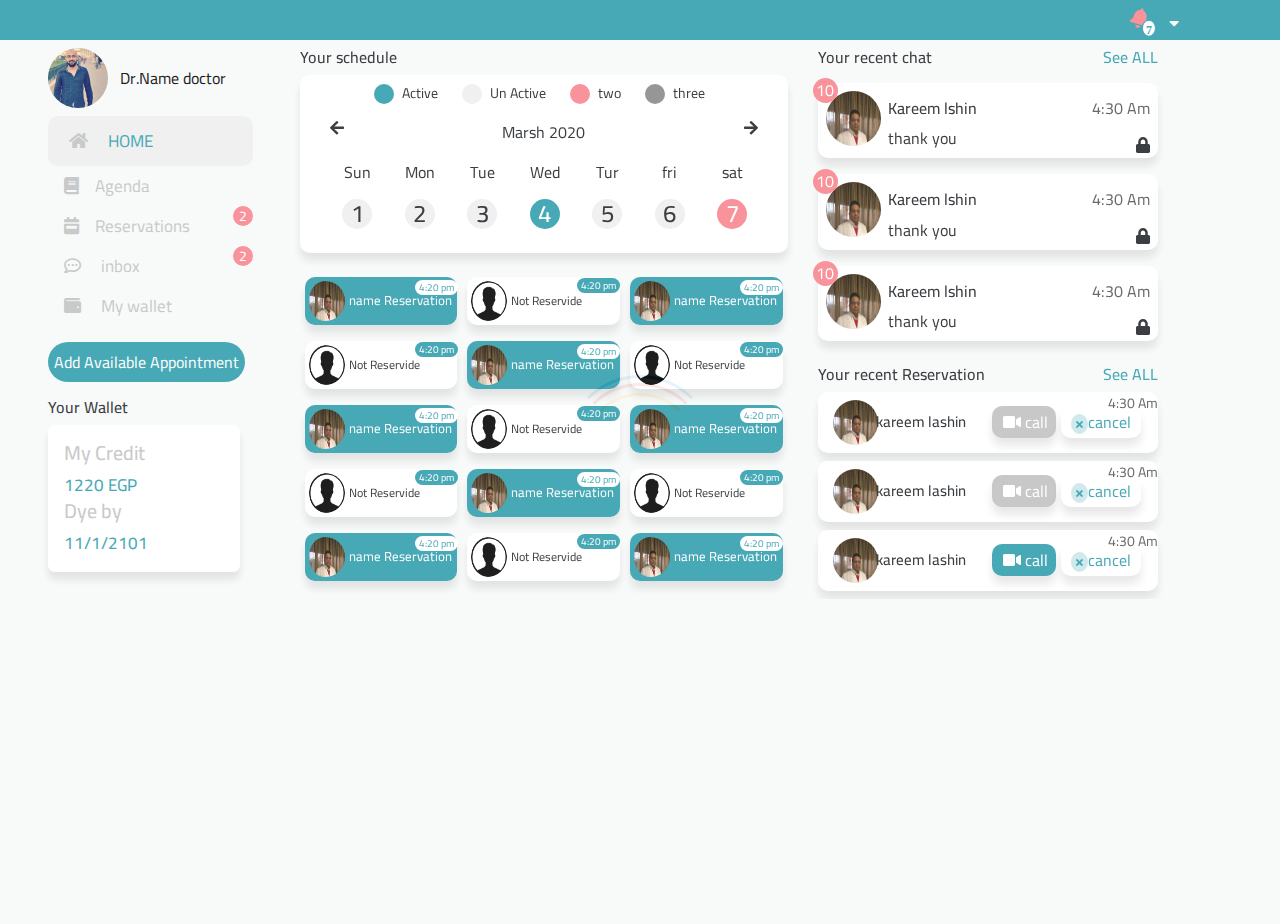
<file: index.html>
<!DOCTYPE html>
<html dir="ltr">

<head>
    <!--meta-->
    <meta charset="UTF-8">
    <meta name="description" content="portfolio kareem elsayed ibrahem">
    <meta name="keywords" content="portfolio,kareem,kareem lashin,front-end,Ui developer">
    <meta name="author" content="Kareem Elsayed Ibrahem">
    <meta name="viewport" content="width=device-width, initial-scale=1.0">
    <meta http-equiv="X-UA-Compatible" content="ie=edge">
    <!--fonts-->
    <link href="https://fonts.googleapis.com/css?family=Cairo&display=swap" rel="stylesheet">
    <!--css style-->
    <link rel="stylesheet" href="css/bootstrap.min.css">
    <link rel="stylesheet" href="css/all.min.css">
    <link rel="stylesheet" href="css/owl.carousel.min.css">
    <link rel="stylesheet" href="css/index.css">
    <!--web site title-->
    <title>Doctor app</title>
    <!--favicon-->
    <link rel="icon" type="image/png" sizes="32x32" href="img/favicon-32x32.png">

</head>

<body>
     <div id="splash-screen" class="splash-screen">
          <div class="loader"></div>
      </div>
     <div class="top-offset"></div>

    <div id="box-Add">
        <div class="box-chose-time">
            <div class="title-close px-2 py-2">
                <h6> Add Available Appointment</h6>
            </div>
            <div class="container">

                <div class="row">
                    <div class="col-md-6 pt-3">
                        <h6>Available From</h6>
                        <div class="row ">
                            <div class="col-6">
                                <label for="hours-Available-add">
                                    <select id="hours-Available-add">
                                        <option value="1pm">1pm</option>
                                        <option value="2pm">2pm</option>
                                        <option value="3pm">3pm</option>
                                        <option value="4pm">4pm</option>
                                        <option value="5pm">5pm</option>
                                        <option value="7pm">7pm</option>
                                        <option value="8pm">8pm</option>
                                        <option value="9pm">9pm</option>
                                        <option value="10pm">10pm</option>
                                    </select>
                                </label>
                            </div>
                            <div class="col-6">
                                <label for="min-Available-add">
                                    <select id="min-Available-add">
                                        <option value="1">1</option>
                                        <option value="2">2</option>
                                        <option value="3">3</option>
                                        <option value="4">4</option>
                                        <option value="5">5</option>
                                        <option value="7">7</option>
                                        <option value="8">8</option>
                                        <option value="9">9</option>
                                        <option value="10">10</option>
                                    </select>
                                </label>
                            </div>
                        </div>
                    </div>
                    <div class="col-md-6 pt-3">
                        <h6>To</h6>

                        <div class="row ">
                            <div class="col-6">
                                <label for="hours-to-add">
                                    <select id="hours-to-add">
                                        <option value="1pm">1pm</option>
                                        <option value="2pm">2pm</option>
                                        <option value="3pm">3pm</option>
                                        <option value="4pm">4pm</option>
                                        <option value="5pm">5pm</option>
                                        <option value="7pm">7pm</option>
                                        <option value="8pm">8pm</option>
                                        <option value="9pm">9pm</option>
                                        <option value="10pm">10pm</option>
                                    </select>
                                </label>
                            </div>
                            <div class="col-6">
                                <label for="min-to-add">
                                    <select id="min-to-add">
                                        <option value="1">1</option>
                                        <option value="2">2</option>
                                        <option value="3">3</option>
                                        <option value="4">4</option>
                                        <option value="5">5</option>
                                        <option value="7">7</option>
                                        <option value="8">8</option>
                                        <option value="9">9</option>
                                        <option value="10">10</option>
                                    </select>
                                </label>
                            </div>
                        </div>
                    </div>
                </div>
                <div>
                    <div class="row ">
                        <div class="col-4 mx-auto">
                            <div>
                                <input id="OnlineConsultationAdd" value="Online Consultation" class="radio-custom" name="radio-group-modify" type="radio" checked>
                                <label for="OnlineConsultationAdd" class="radio-custom-label">
                                    <span class="mx-2">Online
                                        consultation</span></label>
                            </div>
                        </div>
                        <div class="col-4 mx-auto">
                            <div></div>
                            <input id="ChatAdd" class="radio-custom" value="chat" name="radio-group-modify" type="radio">
                            <label for="ChatAdd" class="radio-custom-label"><span class="mx-2">Chat
                                </span> </label>
                        </div>

                    </div>
                </div>

            </div>
            <div class="text-center">
                <button id="AddButton" class="my-3 rounded-pill">ADD</button>
            </div>
        </div>

    </div>
    <div class="drop-down-notification px-3 py-2">
        <div class="item-notification bg-white border my-2 py-2">
            <div class="row ">
                <div class="col-2 d-flex  align-items-center justify-content-center">
                    <i class="fas fa-book pl-3"></i>
                </div>
                <div class="col-10">
                    <h6>Agenda</h6>
                    <p>
                        sit amet consectetur adipisicing elit. Ad laudantium neque temporibus itaque

                    </p>
                </div>
            </div>
        </div>
        <div class="item-notification bg-white border my-2 py-2">
            <div class="row  ">
                <div class="col-2 d-flex  align-items-center">
                    <i class="fas fa-book "></i>
                </div>
                <div class="col-10">
                    <h6>Agenda</h6>
                    <p>
                        sit amet consectetur adipisicing elit. Ad laudantium neque temporibus itaque

                    </p>
                </div>
            </div>
        </div>
        <div class="item-notification bg-white border my-2 py-2">
            <div class="row  ">
                <div class="col-2 d-flex  align-items-center">
                    <i class="fas fa-book "></i>
                </div>
                <div class="col-10">
                    <h6>Agenda</h6>
                    <p>
                        sit amet consectetur adipisicing elit. Ad laudantium neque temporibus itaque

                    </p>
                </div>
            </div>
        </div>

        <div class="item-notification bg-white border my-2 py-2">
            <div class="row ">
                <div class="col-2 d-flex  align-items-center">
                    <i class="fas fa-book "></i>
                </div>
                <div class="col-10">
                    <h6>Agenda</h6>
                    <p>
                        sit amet consectetur adipisicing elit. Ad laudantium neque temporibus itaque

                    </p>
                </div>
            </div>
        </div>
    </div>
    <div class="drop-down-setting p-2">
        <ul>
            <li>
                <a href="">
                    <i class="fas fa-sign-out-alt px-2"></i>log out
                </a>
            </li>
            <li><a href="edit profile.html"><i class="fas fa-user-edit px-2"></i>Edit Profile</a></li>
            <li><a href=""><i class="fas fa-sliders-h px-2"></i>Setting</a></li>
        </ul>
    </div>

    <div class="topNav  fixed-top p-2">
        <div class="container login-nav">
            <i class="fas fa-bars pt-1" id="bars"></i>

            <i class="fas fa-bell" id="notification"><span>7</span></i>
            <i class="fas fa-sort-down px-3" id="setting"></i>
        </div>
    </div>
    <div class="clearfix px-5" id="mainPage">
        <nav>
            <div class="side-nav pt-4">
                <div class="container">
                    <div class="row title-doctor">
                        <div class="col-3 "><img src="img/5.jpg" class="img-logo rounded-circle " alt="" srcset=""></div>
                        <div class="col-9 drName px-2">Dr.Name doctor</div>
                    </div>
                </div>
                <div>
                    <div class="nav-links pt-2">
                        <ul>
                            <li class="activeLink"><a href="index.html"><i class="fas fa-home px-3"></i> HOME</a></li>
                            <li><a href="agenda.html"><i class="fas fa-book px-3"></i>Agenda</a></li>
                            <li class="notafaction-item"><a href="Reservation.html"><i class="fas fa-calendar-week px-3"></i>Reservations</a>     
                                     <div class="notafaction">2</div>
                            </li>
                            <li class="p-0  notafaction-item"><a href="inbox.html"><i class="far fa-comment-dots px-3"></i> inbox</a>           
                               <div class="notafaction">2</div>
                            </li>
                            <li><a href="wallet.html"><i class="fas fa-wallet px-3"></i> My wallet</a></li>
                        </ul>
                    </div>
                    <div>
                        <button class="my-3 py-2 rounded-pill button-add" id="AddAvailableAppointment">Add Available
                            Appointment</button> </div>
                    <div class="">
                        <h6>Your Wallet</h6>
                        <div class="Wallet-nav bg-white shadow w-75 p-3">
                            <h5> My Credit</h5>
                            <p>1220 EGP</p>
                            <h5>Dye by</h5>
                            <p>11/1/2101</p>
                        </div>
                    </div>
                </div>
            </div>
        </nav>
        <main>
            <div class="container">
                <div class="row">

                    <div class="col-md-7">
                        <h6>Your schedule</h6>
                        <div class="container">
                            <div class="row">
                                <div class="col-md-12 bg-white shadow calender home">
                                    <div class="container">
                                        <div class="d-flex justify-content-center align-items-center my-2 ">
                                             <div class="d-flex justify-content-center align-items-center plate-item p-all">
                                                 <span class="d-inline-block plate-one plate"></span>
                                                 <span class="p-all plate-name">Active</span>
                                             </div>
                                             <div class="d-flex justify-content-center align-items-center  plate-item p-all">
                                                 <span class="d-inline-block plate-two plate"></span>
                                                 <span class="p-all plate-name ">Un Active</span>
                                             </div>
                                             <div class="d-flex justify-content-center align-items-center  plate-item p-all">
                                                 <span class="d-inline-block plate-three plate"></span>
                                                 <span class="p-all plate-name">two</span>
                                             </div>
                                             <div class="d-flex justify-content-center align-items-center  plate-item p-all">
                                                 <span class="d-inline-block plate-four plate"></span>
                                                 <span class="p-all plate-name">three</span>
                                             </div>
                                         </div>
                                        <div class="text-center mt-3">Marsh 2020</div>

                                        <div class="row pt-3">
                                            <div class="col-12 " id="agenda">

                                                <div class="owl-carousel owl-theme">
                                                    <div class="item ">
                                                        <div class="date">Sun</div>
                                                        <h4 class="day" id="1-3-2020">1</h4>
                                                    </div>
                                                    <div class="item">
                                                        <div class="date">Mon</div>
                                                        <h4 class="day" id="2-3-2020">2</h4>
                                                    </div>
                                                    <div class="item">
                                                        <div class="date">Tue</div>
                                                        <h4 class="day" id="3-3-2020">3</h4>
                                                    </div>
                                                    <div class="item">
                                                        <div class="date">Wed</div>
                                                        <h4 class="day activeDay" id="4-3-2020">4</h4>
                                                    </div>
                                                    <div class="item">
                                                        <div class="date">Tur</div>
                                                        <h4 class="day" id="5-3-2020">5</h4>
                                                    </div>
                                                    <div class="item">
                                                        <div class="date">fri</div>
                                                        <h4 class="day" id="6-3-2020">6</h4>
                                                    </div>
                                                    <div class="item">
                                                        <div class="date">sat</div>
                                                        <h4 class="day plate-three" id="7-3-2020">7</h4>
                                                    </div>
                                                    <div class="item ">
                                                        <div class="date">Sun</div>
                                                        <h4 class="day" id="8-3-2020">8</h4>
                                                    </div>
                                                    <div class="item">
                                                        <div class="date">Mon</div>
                                                        <h4 class="day" id="9-3-2020">9</h4>
                                                    </div>
                                                    <div class="item">
                                                        <div class="date">Tue</div>
                                                        <h4 class="day" id="10-3-2020">10</h4>
                                                    </div>
                                                    <div class="item">
                                                        <div class="date">Wed</div>
                                                        <h4 class="day" id="11-3-2020">11</h4>
                                                    </div>
                                                    <div class="item">
                                                        <div class="date">Tur</div>
                                                        <h4 class="day" id="12-3-2020">12</h4>
                                                    </div>
                                                    <div class="item">
                                                        <div class="date">fri</div>
                                                        <h4 class="day" id="13-3-2020">13</h4>
                                                    </div>
                                                    <div class="item">
                                                        <div class="date">sat</div>
                                                        <h4 class="day" id="14-3-2020">14</h4>
                                                    </div>
                                                </div>
                                            </div>

                                        </div>

                                    </div>


                                </div>


                            </div>
                            <div class="row pt-3 1-3-2020-Reservation Reservation-home schedule">
                              <div class="col-md-4 my-2">
                                   <div class="item-schedule bg-active shadow py-1">
                                       <img src="img/1.jpeg" class="img-fluid w-img  rounded-circle" alt="" srcset="">
                                       <span class="name-Reservation  ">name Reservation</span>
                                       <span class="bedge-date">4:20 pm</span>

                                   </div>
                               </div>
                              <div class="col-md-4 my-2">
                                  <div class="item-schedule bg-UnActive shadow py-1">
                                      <img src="img/notReservide.png" class="img-fluid w-img  rounded-circle" alt="" srcset="">
                                      <span class="name-Reservation">Not Reservide </span>
                                      <span class="bedge-date">4:20 pm</span>
                      
                                  </div>
                              </div>
                              <div class="col-md-4 my-2">
                                   <div class="item-schedule bg-active shadow py-1">
                                       <img src="img/1.jpeg" class="img-fluid w-img  rounded-circle" alt="" srcset="">
                                       <span class="name-Reservation  ">name Reservation</span>
                                       <span class="bedge-date">4:20 pm</span>

                                   </div>
                               </div>
                              <div class="col-md-4 my-2">
                                  <div class="item-schedule bg-UnActive shadow py-1">
                                      <img src="img/notReservide.png" class="img-fluid w-img  rounded-circle" alt="" srcset="">
                                      <span class="name-Reservation">Not Reservide </span>
                                      <span class="bedge-date">4:20 pm</span>
                      
                                  </div>
                              </div>
                              <div class="col-md-4 my-2">
                                   <div class="item-schedule bg-active shadow py-1">
                                       <img src="img/1.jpeg" class="img-fluid w-img  rounded-circle" alt="" srcset="">
                                       <span class="name-Reservation  ">name Reservation</span>
                                       <span class="bedge-date">4:20 pm</span>

                                   </div>
                               </div>
                              <div class="col-md-4 my-2">
                                  <div class="item-schedule bg-UnActive shadow py-1">
                                      <img src="img/notReservide.png" class="img-fluid w-img  rounded-circle" alt="" srcset="">
                                      <span class="name-Reservation">Not Reservide </span>
                                      <span class="bedge-date">4:20 pm</span>
                      
                                  </div>
                              </div>
                              <div class="col-md-4 my-2">
                                   <div class="item-schedule bg-active shadow py-1">
                                       <img src="img/1.jpeg" class="img-fluid w-img  rounded-circle" alt="" srcset="">
                                       <span class="name-Reservation  ">name Reservation</span>
                                       <span class="bedge-date">4:20 pm</span>

                                   </div>
                               </div>
                              <div class="col-md-4 my-2">
                                  <div class="item-schedule bg-UnActive shadow py-1">
                                      <img src="img/notReservide.png" class="img-fluid w-img  rounded-circle" alt="" srcset="">
                                      <span class="name-Reservation">Not Reservide </span>
                                      <span class="bedge-date">4:20 pm</span>
                      
                                  </div>
                              </div>
                              <div class="col-md-4 my-2">
                                   <div class="item-schedule bg-active shadow py-1">
                                       <img src="img/1.jpeg" class="img-fluid w-img  rounded-circle" alt="" srcset="">
                                       <span class="name-Reservation  ">name Reservation</span>
                                       <span class="bedge-date">4:20 pm</span>

                                   </div>
                               </div>
                              <div class="col-md-4 my-2">
                                  <div class="item-schedule bg-UnActive shadow py-1">
                                      <img src="img/notReservide.png" class="img-fluid w-img  rounded-circle" alt="" srcset="">
                                      <span class="name-Reservation">Not Reservide </span>
                                      <span class="bedge-date">4:20 pm</span>
                      
                                  </div>
                              </div>
                              <div class="col-md-4 my-2">
                                   <div class="item-schedule bg-active shadow py-1">
                                       <img src="img/1.jpeg" class="img-fluid w-img  rounded-circle" alt="" srcset="">
                                       <span class="name-Reservation  ">name Reservation</span>
                                       <span class="bedge-date">4:20 pm</span>

                                   </div>
                               </div>
                              <div class="col-md-4 my-2">
                                  <div class="item-schedule bg-UnActive shadow py-1">
                                      <img src="img/notReservide.png" class="img-fluid w-img  rounded-circle" alt="" srcset="">
                                      <span class="name-Reservation">Not Reservide </span>
                                      <span class="bedge-date">4:20 pm</span>
                      
                                  </div>
                              </div>
                              <div class="col-md-4 my-2">
                                   <div class="item-schedule bg-active shadow py-1">
                                       <img src="img/1.jpeg" class="img-fluid w-img  rounded-circle" alt="" srcset="">
                                       <span class="name-Reservation  ">name Reservation</span>
                                       <span class="bedge-date">4:20 pm</span>

                                   </div>
                               </div>
                              <div class="col-md-4 my-2">
                                  <div class="item-schedule bg-UnActive shadow py-1">
                                      <img src="img/notReservide.png" class="img-fluid w-img  rounded-circle" alt="" srcset="">
                                      <span class="name-Reservation">Not Reservide </span>
                                      <span class="bedge-date">4:20 pm</span>
                      
                                  </div>
                              </div>
                              <div class="col-md-4 my-2">
                                   <div class="item-schedule bg-active shadow py-1">
                                       <img src="img/1.jpeg" class="img-fluid w-img  rounded-circle" alt="" srcset="">
                                       <span class="name-Reservation  ">name Reservation</span>
                                       <span class="bedge-date">4:20 pm</span>

                                   </div>
                               </div>
                          
                         
                          </div>
                          <div class="row pt-3 2-3-2020-Reservation Reservation-home schedule">
                              <div class="col-md-4 my-2">
                                   <div class="item-schedule bg-active shadow py-1">
                                       <img src="img/1.jpeg" class="img-fluid w-img  rounded-circle" alt="" srcset="">
                                       <span class="name-Reservation  ">name Reservation</span>
                                       <span class="bedge-date">4:20 pm</span>

                                   </div>
                               </div>
                              <div class="col-md-4 my-2">
                                  <div class="item-schedule bg-UnActive shadow py-1">
                                      <img src="img/notReservide.png" class="img-fluid w-img  rounded-circle" alt="" srcset="">
                                      <span class="name-Reservation">Not Reservide </span>
                                      <span class="bedge-date">4:20 pm</span>
                      
                                  </div>
                              </div>
                              <div class="col-md-4 my-2">
                                   <div class="item-schedule bg-active shadow py-1">
                                       <img src="img/1.jpeg" class="img-fluid w-img  rounded-circle" alt="" srcset="">
                                       <span class="name-Reservation  ">name Reservation</span>
                                       <span class="bedge-date">4:20 pm</span>

                                   </div>
                               </div>
                              <div class="col-md-4 my-2">
                                  <div class="item-schedule bg-UnActive shadow py-1">
                                      <img src="img/notReservide.png" class="img-fluid w-img  rounded-circle" alt="" srcset="">
                                      <span class="name-Reservation">Not Reservide </span>
                                      <span class="bedge-date">4:20 pm</span>
                      
                                  </div>
                              </div>
                              <div class="col-md-4 my-2">
                                   <div class="item-schedule bg-active shadow py-1">
                                       <img src="img/1.jpeg" class="img-fluid w-img  rounded-circle" alt="" srcset="">
                                       <span class="name-Reservation  ">name Reservation</span>
                                       <span class="bedge-date">4:20 pm</span>

                                   </div>
                               </div>
                              <div class="col-md-4 my-2">
                                  <div class="item-schedule bg-UnActive shadow py-1">
                                      <img src="img/notReservide.png" class="img-fluid w-img  rounded-circle" alt="" srcset="">
                                      <span class="name-Reservation">Not Reservide </span>
                                      <span class="bedge-date">4:20 pm</span>
                      
                                  </div>
                              </div>
                              <div class="col-md-4 my-2">
                                   <div class="item-schedule bg-active shadow py-1">
                                       <img src="img/1.jpeg" class="img-fluid w-img  rounded-circle" alt="" srcset="">
                                       <span class="name-Reservation  ">name Reservation</span>
                                       <span class="bedge-date">4:20 pm</span>

                                   </div>
                               </div>
                              <div class="col-md-4 my-2">
                                  <div class="item-schedule bg-UnActive shadow py-1">
                                      <img src="img/notReservide.png" class="img-fluid w-img  rounded-circle" alt="" srcset="">
                                      <span class="name-Reservation">Not Reservide </span>
                                      <span class="bedge-date">4:20 pm</span>
                      
                                  </div>
                              </div>
                              <div class="col-md-4 my-2">
                                   <div class="item-schedule bg-active shadow py-1">
                                       <img src="img/1.jpeg" class="img-fluid w-img  rounded-circle" alt="" srcset="">
                                       <span class="name-Reservation  ">name Reservation</span>
                                       <span class="bedge-date">4:20 pm</span>

                                   </div>
                               </div>
                              <div class="col-md-4 my-2">
                                  <div class="item-schedule bg-UnActive shadow py-1">
                                      <img src="img/notReservide.png" class="img-fluid w-img  rounded-circle" alt="" srcset="">
                                      <span class="name-Reservation">Not Reservide </span>
                                      <span class="bedge-date">4:20 pm</span>
                      
                                  </div>
                              </div>
                              <div class="col-md-4 my-2">
                                   <div class="item-schedule bg-active shadow py-1">
                                       <img src="img/1.jpeg" class="img-fluid w-img  rounded-circle" alt="" srcset="">
                                       <span class="name-Reservation  ">name Reservation</span>
                                       <span class="bedge-date">4:20 pm</span>

                                   </div>
                               </div>
                              <div class="col-md-4 my-2">
                                  <div class="item-schedule bg-UnActive shadow py-1">
                                      <img src="img/notReservide.png" class="img-fluid w-img  rounded-circle" alt="" srcset="">
                                      <span class="name-Reservation">Not Reservide </span>
                                      <span class="bedge-date">4:20 pm</span>
                      
                                  </div>
                              </div>
                              <div class="col-md-4 my-2">
                                   <div class="item-schedule bg-active shadow py-1">
                                       <img src="img/1.jpeg" class="img-fluid w-img  rounded-circle" alt="" srcset="">
                                       <span class="name-Reservation  ">name Reservation</span>
                                       <span class="bedge-date">4:20 pm</span>

                                   </div>
                               </div>
                              <div class="col-md-4 my-2">
                                  <div class="item-schedule bg-UnActive shadow py-1">
                                      <img src="img/notReservide.png" class="img-fluid w-img  rounded-circle" alt="" srcset="">
                                      <span class="name-Reservation">Not Reservide </span>
                                      <span class="bedge-date">4:20 pm</span>
                      
                                  </div>
                              </div>
                              <div class="col-md-4 my-2">
                                   <div class="item-schedule bg-active shadow py-1">
                                       <img src="img/1.jpeg" class="img-fluid w-img  rounded-circle" alt="" srcset="">
                                       <span class="name-Reservation  ">name Reservation</span>
                                       <span class="bedge-date">4:20 pm</span>

                                   </div>
                               </div>
                          
                         
                          </div>
                          <div class="row pt-3 3-3-2020-Reservation Reservation-home schedule">
                              <div class="col-md-4 my-2">
                                   <div class="item-schedule bg-active shadow py-1">
                                       <img src="img/1.jpeg" class="img-fluid w-img  rounded-circle" alt="" srcset="">
                                       <span class="name-Reservation  ">name Reservation</span>
                                       <span class="bedge-date">4:20 pm</span>

                                   </div>
                               </div>
                              <div class="col-md-4 my-2">
                                  <div class="item-schedule bg-UnActive shadow py-1">
                                      <img src="img/notReservide.png" class="img-fluid w-img  rounded-circle" alt="" srcset="">
                                      <span class="name-Reservation">Not Reservide </span>
                                      <span class="bedge-date">4:20 pm</span>
                      
                                  </div>
                              </div>
                              <div class="col-md-4 my-2">
                                   <div class="item-schedule bg-active shadow py-1">
                                       <img src="img/1.jpeg" class="img-fluid w-img  rounded-circle" alt="" srcset="">
                                       <span class="name-Reservation  ">name Reservation</span>
                                       <span class="bedge-date">4:20 pm</span>

                                   </div>
                               </div>
                              <div class="col-md-4 my-2">
                                  <div class="item-schedule bg-UnActive shadow py-1">
                                      <img src="img/notReservide.png" class="img-fluid w-img  rounded-circle" alt="" srcset="">
                                      <span class="name-Reservation">Not Reservide </span>
                                      <span class="bedge-date">4:20 pm</span>
                      
                                  </div>
                              </div>
                              <div class="col-md-4 my-2">
                                   <div class="item-schedule bg-active shadow py-1">
                                       <img src="img/1.jpeg" class="img-fluid w-img  rounded-circle" alt="" srcset="">
                                       <span class="name-Reservation  ">name Reservation</span>
                                       <span class="bedge-date">4:20 pm</span>

                                   </div>
                               </div>
                              <div class="col-md-4 my-2">
                                  <div class="item-schedule bg-UnActive shadow py-1">
                                      <img src="img/notReservide.png" class="img-fluid w-img  rounded-circle" alt="" srcset="">
                                      <span class="name-Reservation">Not Reservide </span>
                                      <span class="bedge-date">4:20 pm</span>
                      
                                  </div>
                              </div>
                              <div class="col-md-4 my-2">
                                   <div class="item-schedule bg-active shadow py-1">
                                       <img src="img/1.jpeg" class="img-fluid w-img  rounded-circle" alt="" srcset="">
                                       <span class="name-Reservation  ">name Reservation</span>
                                       <span class="bedge-date">4:20 pm</span>

                                   </div>
                               </div>
                              <div class="col-md-4 my-2">
                                  <div class="item-schedule bg-UnActive shadow py-1">
                                      <img src="img/notReservide.png" class="img-fluid w-img  rounded-circle" alt="" srcset="">
                                      <span class="name-Reservation">Not Reservide </span>
                                      <span class="bedge-date">4:20 pm</span>
                      
                                  </div>
                              </div>
                              <div class="col-md-4 my-2">
                                   <div class="item-schedule bg-active shadow py-1">
                                       <img src="img/1.jpeg" class="img-fluid w-img  rounded-circle" alt="" srcset="">
                                       <span class="name-Reservation  ">name Reservation</span>
                                       <span class="bedge-date">4:20 pm</span>

                                   </div>
                               </div>
                              <div class="col-md-4 my-2">
                                  <div class="item-schedule bg-UnActive shadow py-1">
                                      <img src="img/notReservide.png" class="img-fluid w-img  rounded-circle" alt="" srcset="">
                                      <span class="name-Reservation">Not Reservide </span>
                                      <span class="bedge-date">4:20 pm</span>
                      
                                  </div>
                              </div>
                              <div class="col-md-4 my-2">
                                   <div class="item-schedule bg-active shadow py-1">
                                       <img src="img/1.jpeg" class="img-fluid w-img  rounded-circle" alt="" srcset="">
                                       <span class="name-Reservation  ">name Reservation</span>
                                       <span class="bedge-date">4:20 pm</span>

                                   </div>
                               </div>
                              <div class="col-md-4 my-2">
                                  <div class="item-schedule bg-UnActive shadow py-1">
                                      <img src="img/notReservide.png" class="img-fluid w-img  rounded-circle" alt="" srcset="">
                                      <span class="name-Reservation">Not Reservide </span>
                                      <span class="bedge-date">4:20 pm</span>
                      
                                  </div>
                              </div>
                              <div class="col-md-4 my-2">
                                   <div class="item-schedule bg-active shadow py-1">
                                       <img src="img/1.jpeg" class="img-fluid w-img  rounded-circle" alt="" srcset="">
                                       <span class="name-Reservation  ">name Reservation</span>
                                       <span class="bedge-date">4:20 pm</span>

                                   </div>
                               </div>
                              <div class="col-md-4 my-2">
                                  <div class="item-schedule bg-UnActive shadow py-1">
                                      <img src="img/notReservide.png" class="img-fluid w-img  rounded-circle" alt="" srcset="">
                                      <span class="name-Reservation">Not Reservide </span>
                                      <span class="bedge-date">4:20 pm</span>
                      
                                  </div>
                              </div>
                              <div class="col-md-4 my-2">
                                   <div class="item-schedule bg-active shadow py-1">
                                       <img src="img/1.jpeg" class="img-fluid w-img  rounded-circle" alt="" srcset="">
                                       <span class="name-Reservation  ">name Reservation</span>
                                       <span class="bedge-date">4:20 pm</span>

                                   </div>
                               </div>
                          
                         
                          </div>
                          <div class="row pt-3 4-3-2020-Reservation Reservation-home schedule">
                              <div class="col-md-4 my-2">
                                   <div class="item-schedule bg-active shadow py-1">
                                       <img src="img/1.jpeg" class="img-fluid w-img  rounded-circle" alt="" srcset="">
                                       <span class="name-Reservation  ">name Reservation</span>
                                       <span class="bedge-date">4:20 pm</span>

                                   </div>
                               </div>
                              <div class="col-md-4 my-2">
                                  <div class="item-schedule bg-UnActive shadow py-1">
                                      <img src="img/notReservide.png" class="img-fluid w-img  rounded-circle" alt="" srcset="">
                                      <span class="name-Reservation">Not Reservide </span>
                                      <span class="bedge-date">4:20 pm</span>
                      
                                  </div>
                              </div>
                              <div class="col-md-4 my-2">
                                   <div class="item-schedule bg-active shadow py-1">
                                       <img src="img/1.jpeg" class="img-fluid w-img  rounded-circle" alt="" srcset="">
                                       <span class="name-Reservation  ">name Reservation</span>
                                       <span class="bedge-date">4:20 pm</span>

                                   </div>
                               </div>
                              <div class="col-md-4 my-2">
                                  <div class="item-schedule bg-UnActive shadow py-1">
                                      <img src="img/notReservide.png" class="img-fluid w-img  rounded-circle" alt="" srcset="">
                                      <span class="name-Reservation">Not Reservide </span>
                                      <span class="bedge-date">4:20 pm</span>
                      
                                  </div>
                              </div>
                              <div class="col-md-4 my-2">
                                   <div class="item-schedule bg-active shadow py-1">
                                       <img src="img/1.jpeg" class="img-fluid w-img  rounded-circle" alt="" srcset="">
                                       <span class="name-Reservation  ">name Reservation</span>
                                       <span class="bedge-date">4:20 pm</span>

                                   </div>
                               </div>
                              <div class="col-md-4 my-2">
                                  <div class="item-schedule bg-UnActive shadow py-1">
                                      <img src="img/notReservide.png" class="img-fluid w-img  rounded-circle" alt="" srcset="">
                                      <span class="name-Reservation">Not Reservide </span>
                                      <span class="bedge-date">4:20 pm</span>
                      
                                  </div>
                              </div>
                              <div class="col-md-4 my-2">
                                   <div class="item-schedule bg-active shadow py-1">
                                       <img src="img/1.jpeg" class="img-fluid w-img  rounded-circle" alt="" srcset="">
                                       <span class="name-Reservation  ">name Reservation</span>
                                       <span class="bedge-date">4:20 pm</span>

                                   </div>
                               </div>
                              <div class="col-md-4 my-2">
                                  <div class="item-schedule bg-UnActive shadow py-1">
                                      <img src="img/notReservide.png" class="img-fluid w-img  rounded-circle" alt="" srcset="">
                                      <span class="name-Reservation">Not Reservide </span>
                                      <span class="bedge-date">4:20 pm</span>
                      
                                  </div>
                              </div>
                              <div class="col-md-4 my-2">
                                   <div class="item-schedule bg-active shadow py-1">
                                       <img src="img/1.jpeg" class="img-fluid w-img  rounded-circle" alt="" srcset="">
                                       <span class="name-Reservation  ">name Reservation</span>
                                       <span class="bedge-date">4:20 pm</span>

                                   </div>
                               </div>
                              <div class="col-md-4 my-2">
                                  <div class="item-schedule bg-UnActive shadow py-1">
                                      <img src="img/notReservide.png" class="img-fluid w-img  rounded-circle" alt="" srcset="">
                                      <span class="name-Reservation">Not Reservide </span>
                                      <span class="bedge-date">4:20 pm</span>
                      
                                  </div>
                              </div>
                              <div class="col-md-4 my-2">
                                   <div class="item-schedule bg-active shadow py-1">
                                       <img src="img/1.jpeg" class="img-fluid w-img  rounded-circle" alt="" srcset="">
                                       <span class="name-Reservation  ">name Reservation</span>
                                       <span class="bedge-date">4:20 pm</span>

                                   </div>
                               </div>
                              <div class="col-md-4 my-2">
                                  <div class="item-schedule bg-UnActive shadow py-1">
                                      <img src="img/notReservide.png" class="img-fluid w-img  rounded-circle" alt="" srcset="">
                                      <span class="name-Reservation">Not Reservide </span>
                                      <span class="bedge-date">4:20 pm</span>
                      
                                  </div>
                              </div>
                              <div class="col-md-4 my-2">
                                   <div class="item-schedule bg-active shadow py-1">
                                       <img src="img/1.jpeg" class="img-fluid w-img  rounded-circle" alt="" srcset="">
                                       <span class="name-Reservation  ">name Reservation</span>
                                       <span class="bedge-date">4:20 pm</span>

                                   </div>
                               </div>
                              <div class="col-md-4 my-2">
                                  <div class="item-schedule bg-UnActive shadow py-1">
                                      <img src="img/notReservide.png" class="img-fluid w-img  rounded-circle" alt="" srcset="">
                                      <span class="name-Reservation">Not Reservide </span>
                                      <span class="bedge-date">4:20 pm</span>
                      
                                  </div>
                              </div>
                              <div class="col-md-4 my-2">
                                   <div class="item-schedule bg-active shadow py-1">
                                       <img src="img/1.jpeg" class="img-fluid w-img  rounded-circle" alt="" srcset="">
                                       <span class="name-Reservation  ">name Reservation</span>
                                       <span class="bedge-date">4:20 pm</span>

                                   </div>
                               </div>
                          
                         
                          </div>
                          <div class="row pt-3 5-3-2020-Reservation Reservation-home schedule">
                              <div class="col-md-4 my-2">
                                   <div class="item-schedule bg-active shadow py-1">
                                       <img src="img/1.jpeg" class="img-fluid w-img  rounded-circle" alt="" srcset="">
                                       <span class="name-Reservation  ">name Reservation</span>
                                       <span class="bedge-date">4:20 pm</span>

                                   </div>
                               </div>
                              <div class="col-md-4 my-2">
                                  <div class="item-schedule bg-UnActive shadow py-1">
                                      <img src="img/notReservide.png" class="img-fluid w-img  rounded-circle" alt="" srcset="">
                                      <span class="name-Reservation">Not Reservide </span>
                                      <span class="bedge-date">4:20 pm</span>
                      
                                  </div>
                              </div>
                              <div class="col-md-4 my-2">
                                   <div class="item-schedule bg-active shadow py-1">
                                       <img src="img/1.jpeg" class="img-fluid w-img  rounded-circle" alt="" srcset="">
                                       <span class="name-Reservation  ">name Reservation</span>
                                       <span class="bedge-date">4:20 pm</span>

                                   </div>
                               </div>
                              <div class="col-md-4 my-2">
                                  <div class="item-schedule bg-UnActive shadow py-1">
                                      <img src="img/notReservide.png" class="img-fluid w-img  rounded-circle" alt="" srcset="">
                                      <span class="name-Reservation">Not Reservide </span>
                                      <span class="bedge-date">4:20 pm</span>
                      
                                  </div>
                              </div>
                              <div class="col-md-4 my-2">
                                   <div class="item-schedule bg-active shadow py-1">
                                       <img src="img/1.jpeg" class="img-fluid w-img  rounded-circle" alt="" srcset="">
                                       <span class="name-Reservation  ">name Reservation</span>
                                       <span class="bedge-date">4:20 pm</span>

                                   </div>
                               </div>
                              <div class="col-md-4 my-2">
                                  <div class="item-schedule bg-UnActive shadow py-1">
                                      <img src="img/notReservide.png" class="img-fluid w-img  rounded-circle" alt="" srcset="">
                                      <span class="name-Reservation">Not Reservide </span>
                                      <span class="bedge-date">4:20 pm</span>
                      
                                  </div>
                              </div>
                              <div class="col-md-4 my-2">
                                   <div class="item-schedule bg-active shadow py-1">
                                       <img src="img/1.jpeg" class="img-fluid w-img  rounded-circle" alt="" srcset="">
                                       <span class="name-Reservation  ">name Reservation</span>
                                       <span class="bedge-date">4:20 pm</span>

                                   </div>
                               </div>
                              <div class="col-md-4 my-2">
                                  <div class="item-schedule bg-UnActive shadow py-1">
                                      <img src="img/notReservide.png" class="img-fluid w-img  rounded-circle" alt="" srcset="">
                                      <span class="name-Reservation">Not Reservide </span>
                                      <span class="bedge-date">4:20 pm</span>
                      
                                  </div>
                              </div>
                              <div class="col-md-4 my-2">
                                   <div class="item-schedule bg-active shadow py-1">
                                       <img src="img/1.jpeg" class="img-fluid w-img  rounded-circle" alt="" srcset="">
                                       <span class="name-Reservation  ">name Reservation</span>
                                       <span class="bedge-date">4:20 pm</span>

                                   </div>
                               </div>
                              <div class="col-md-4 my-2">
                                  <div class="item-schedule bg-UnActive shadow py-1">
                                      <img src="img/notReservide.png" class="img-fluid w-img  rounded-circle" alt="" srcset="">
                                      <span class="name-Reservation">Not Reservide </span>
                                      <span class="bedge-date">4:20 pm</span>
                      
                                  </div>
                              </div>
                              <div class="col-md-4 my-2">
                                   <div class="item-schedule bg-active shadow py-1">
                                       <img src="img/1.jpeg" class="img-fluid w-img  rounded-circle" alt="" srcset="">
                                       <span class="name-Reservation  ">name Reservation</span>
                                       <span class="bedge-date">4:20 pm</span>

                                   </div>
                               </div>
                              <div class="col-md-4 my-2">
                                  <div class="item-schedule bg-UnActive shadow py-1">
                                      <img src="img/notReservide.png" class="img-fluid w-img  rounded-circle" alt="" srcset="">
                                      <span class="name-Reservation">Not Reservide </span>
                                      <span class="bedge-date">4:20 pm</span>
                      
                                  </div>
                              </div>
                              <div class="col-md-4 my-2">
                                   <div class="item-schedule bg-active shadow py-1">
                                       <img src="img/1.jpeg" class="img-fluid w-img  rounded-circle" alt="" srcset="">
                                       <span class="name-Reservation  ">name Reservation</span>
                                       <span class="bedge-date">4:20 pm</span>

                                   </div>
                               </div>
                              <div class="col-md-4 my-2">
                                  <div class="item-schedule bg-UnActive shadow py-1">
                                      <img src="img/notReservide.png" class="img-fluid w-img  rounded-circle" alt="" srcset="">
                                      <span class="name-Reservation">Not Reservide </span>
                                      <span class="bedge-date">4:20 pm</span>
                      
                                  </div>
                              </div>
                              <div class="col-md-4 my-2">
                                   <div class="item-schedule bg-active shadow py-1">
                                       <img src="img/1.jpeg" class="img-fluid w-img  rounded-circle" alt="" srcset="">
                                       <span class="name-Reservation  ">name Reservation</span>
                                       <span class="bedge-date">4:20 pm</span>

                                   </div>
                               </div>
                          
                         
                          </div>
                          <div class="row pt-3 6-3-2020-Reservation Reservation-home schedule">
                              <div class="col-md-4 my-2">
                                   <div class="item-schedule bg-active shadow py-1">
                                       <img src="img/1.jpeg" class="img-fluid w-img  rounded-circle" alt="" srcset="">
                                       <span class="name-Reservation  ">name Reservation</span>
                                       <span class="bedge-date">4:20 pm</span>

                                   </div>
                               </div>
                              <div class="col-md-4 my-2">
                                  <div class="item-schedule bg-UnActive shadow py-1">
                                      <img src="img/notReservide.png" class="img-fluid w-img  rounded-circle" alt="" srcset="">
                                      <span class="name-Reservation">Not Reservide </span>
                                      <span class="bedge-date">4:20 pm</span>
                      
                                  </div>
                              </div>
                              <div class="col-md-4 my-2">
                                   <div class="item-schedule bg-active shadow py-1">
                                       <img src="img/1.jpeg" class="img-fluid w-img  rounded-circle" alt="" srcset="">
                                       <span class="name-Reservation  ">name Reservation</span>
                                       <span class="bedge-date">4:20 pm</span>

                                   </div>
                               </div>
                              <div class="col-md-4 my-2">
                                  <div class="item-schedule bg-UnActive shadow py-1">
                                      <img src="img/notReservide.png" class="img-fluid w-img  rounded-circle" alt="" srcset="">
                                      <span class="name-Reservation">Not Reservide </span>
                                      <span class="bedge-date">4:20 pm</span>
                      
                                  </div>
                              </div>
                              <div class="col-md-4 my-2">
                                   <div class="item-schedule bg-active shadow py-1">
                                       <img src="img/1.jpeg" class="img-fluid w-img  rounded-circle" alt="" srcset="">
                                       <span class="name-Reservation  ">name Reservation</span>
                                       <span class="bedge-date">4:20 pm</span>

                                   </div>
                               </div>
                              <div class="col-md-4 my-2">
                                  <div class="item-schedule bg-UnActive shadow py-1">
                                      <img src="img/notReservide.png" class="img-fluid w-img  rounded-circle" alt="" srcset="">
                                      <span class="name-Reservation">Not Reservide </span>
                                      <span class="bedge-date">4:20 pm</span>
                      
                                  </div>
                              </div>
                              <div class="col-md-4 my-2">
                                   <div class="item-schedule bg-active shadow py-1">
                                       <img src="img/1.jpeg" class="img-fluid w-img  rounded-circle" alt="" srcset="">
                                       <span class="name-Reservation  ">name Reservation</span>
                                       <span class="bedge-date">4:20 pm</span>

                                   </div>
                               </div>
                              <div class="col-md-4 my-2">
                                  <div class="item-schedule bg-UnActive shadow py-1">
                                      <img src="img/notReservide.png" class="img-fluid w-img  rounded-circle" alt="" srcset="">
                                      <span class="name-Reservation">Not Reservide </span>
                                      <span class="bedge-date">4:20 pm</span>
                      
                                  </div>
                              </div>
                              <div class="col-md-4 my-2">
                                   <div class="item-schedule bg-active shadow py-1">
                                       <img src="img/1.jpeg" class="img-fluid w-img  rounded-circle" alt="" srcset="">
                                       <span class="name-Reservation  ">name Reservation</span>
                                       <span class="bedge-date">4:20 pm</span>

                                   </div>
                               </div>
                              <div class="col-md-4 my-2">
                                  <div class="item-schedule bg-UnActive shadow py-1">
                                      <img src="img/notReservide.png" class="img-fluid w-img  rounded-circle" alt="" srcset="">
                                      <span class="name-Reservation">Not Reservide </span>
                                      <span class="bedge-date">4:20 pm</span>
                      
                                  </div>
                              </div>
                              <div class="col-md-4 my-2">
                                   <div class="item-schedule bg-active shadow py-1">
                                       <img src="img/1.jpeg" class="img-fluid w-img  rounded-circle" alt="" srcset="">
                                       <span class="name-Reservation  ">name Reservation</span>
                                       <span class="bedge-date">4:20 pm</span>

                                   </div>
                               </div>
                              <div class="col-md-4 my-2">
                                  <div class="item-schedule bg-UnActive shadow py-1">
                                      <img src="img/notReservide.png" class="img-fluid w-img  rounded-circle" alt="" srcset="">
                                      <span class="name-Reservation">Not Reservide </span>
                                      <span class="bedge-date">4:20 pm</span>
                      
                                  </div>
                              </div>
                              <div class="col-md-4 my-2">
                                   <div class="item-schedule bg-active shadow py-1">
                                       <img src="img/1.jpeg" class="img-fluid w-img  rounded-circle" alt="" srcset="">
                                       <span class="name-Reservation  ">name Reservation</span>
                                       <span class="bedge-date">4:20 pm</span>

                                   </div>
                               </div>
                              <div class="col-md-4 my-2">
                                  <div class="item-schedule bg-UnActive shadow py-1">
                                      <img src="img/notReservide.png" class="img-fluid w-img  rounded-circle" alt="" srcset="">
                                      <span class="name-Reservation">Not Reservide </span>
                                      <span class="bedge-date">4:20 pm</span>
                      
                                  </div>
                              </div>
                              <div class="col-md-4 my-2">
                                   <div class="item-schedule bg-active shadow py-1">
                                       <img src="img/1.jpeg" class="img-fluid w-img  rounded-circle" alt="" srcset="">
                                       <span class="name-Reservation  ">name Reservation</span>
                                       <span class="bedge-date">4:20 pm</span>

                                   </div>
                               </div>
                          
                         
                          </div>
                          <div class="row pt-3 7-3-2020-Reservation Reservation-home schedule ">
                              <div class="text-center my-2 col-md-12 ">
                                  <button class="my-3 py-2 rounded-pill d-inline-block mx-auto w-50 text-center " id="add-Reservation">Add Reservation
                                                      </button> </div>
                          </div>

                       
                        </div>
                    </div>


                    <div class="col-md-5 chat-media">
                         <h6>
                              Your recent chat <span class="getEnd" ><a href="inbox.html">See ALL</a></span></h6>
                          <div class="recent-chat my-3 p-2  bg-white shadow ">
                              <div class="container">
                                  <div class="row">
                                      <div class="col-2 p-0"><img src="img/1.jpeg " class="img-logo3 rounded-circle" alt="" srcset="">
                                      </div>
                                      <div class="col-10 pl-2 pt-2">
                                          <h6>Kareem lshin</h6>
                                          <p>thank you</p>
                                          <div class="time">
                                              4:30 Am
                                          </div>
                                          <div class="state-show">
                                              <i class="fas fa-lock"></i>
                                          </div>
                                      </div>
                                  </div>
                              </div>
                              <div class="countNotification rounded-circle">
                                  10
                              </div>
                          </div>
                          
                          <div class="recent-chat my-3 p-2  bg-white shadow ">
                              <div class="container">
                                  <div class="row">
                                      <div class="col-2 p-0"><img src="img/1.jpeg " class="img-logo3 rounded-circle" alt="" srcset="">
                                      </div>
                                      <div class="col-10 pl-2 pt-2">
                                          <h6>Kareem lshin</h6>
                                          <p>thank you</p>
                                          <div class="time">
                                              4:30 Am
                                          </div>
                                          <div class="state-show">
                                              <i class="fas fa-lock"></i>
                                          </div>
                                      </div>
                                  </div>
                              </div>
                              <div class="countNotification rounded-circle">
                                  10
                              </div>
                          </div>
                          
                          <div class="recent-chat my-3 p-2  bg-white shadow ">
                              <div class="container">
                                  <div class="row">
                                      <div class="col-2 p-0"><img src="img/1.jpeg " class="img-logo3 rounded-circle" alt="" srcset="">
                                      </div>
                                      <div class="col-10 pl-2 pt-2">
                                          <h6>Kareem lshin</h6>
                                          <p>thank you</p>
                                          <div class="time">
                                              4:30 Am
                                          </div>
                                          <div class="state-show">
                                              <i class="fas fa-lock"></i>
                                          </div>
                                      </div>
                                  </div>
                              </div>
                              <div class="countNotification rounded-circle">
                                  10
                              </div>
                          </div>
                          <h6 class="mt-4">
                              Your recent Reservation <span class="getEnd" ><a href="Reservation.html">See ALL</a></span></h6>
                          <div class="col-md-12  my-2">
                              <div class="row item-Reservation bg-white shadow py-2 ">
                                  <div class="col-3 pr-0">
                                      <img src="img/1.jpeg " class=" img-logo2 rounded-circle" alt="">
                                  </div>
                                  <div class="col-4 d-flex align-items-center px-0">
                                      <span class="px-1">kareem lashin</span>
                                  </div>
                                  <div class="col-5 px-0 d-flex align-items-center justify-content-end px-0">
                                      <button class="py-1 text-center call call-future shadow"><i
                                                  class="fas fa-video "></i>call</button>
                                      <button class="bg-white shadow py-1 text-center cancel cancel-box-item"><i
                                                  class="fas fa-times  "></i>cancel</button>
                                  </div>
                                  <div class="time time-Reservation">
                                      4:30 Am
                                  </div>
                              </div>
                          </div>
                          <div class="col-md-12  my-2">
                              <div class="row item-Reservation bg-white shadow py-2 ">
                                  <div class="col-3 pr-0">
                                      <img src="img/1.jpeg " class=" img-logo2 rounded-circle" alt="">
                                  </div>
                                  <div class="col-4 d-flex align-items-center px-0">
                                      <span class="px-1">kareem lashin</span>
                                  </div>
                                  <div class="col-5 px-0 d-flex align-items-center justify-content-end px-0">
                                      <button class="py-1 text-center call call-future shadow"><i
                                              class="fas fa-video "></i>call</button>
                                      <button class="bg-white shadow py-1 text-center cancel cancel-box-item"><i
                                              class="fas fa-times  "></i>cancel</button>
                                  </div>
                                  <div class="time time-Reservation">
                                      4:30 Am
                                  </div>
                              </div>
                          </div>
                          <div class="col-md-12  my-2">
                              <div class="row item-Reservation bg-white shadow py-2 ">
                                  <div class="col-3 pr-0">
                                      <img src="img/1.jpeg " class=" img-logo2 rounded-circle" alt="">
                                  </div>
                                  <div class="col-4 d-flex align-items-center px-0">
                                      <span class="px-1">kareem lashin</span>
                                  </div>
                                  <div class="col-5 px-0 d-flex align-items-center justify-content-end px-0">
                          
                                      <button class="py-1 text-center call call-tody shadow ">
                                                  <a href="video.html">
                                                      <i
                                                      class="fas fa-video "></i>call
                                                  </a>
                                              </button>
                                      <button class="bg-white shadow py-1 text-center cancel cancel-box-item"><i
                                              class="fas fa-times"></i>cancel</button>
                                  </div>
                                  <div class="time time-Reservation">
                                      4:30 Am
                                  </div>
                              </div>
                          </div>
                          <div id="box-closeReservations">
                              <i class="fas fa-times buttonClose" id="boxCloseReservations"></i>
                          
                              <div class="box-close">
                                  <div class="title-close">
                                      <h6 class="px-2 py-3"> Cancel Reservations?</h6>
                                  </div>
                                  <p class="px-2 py-1">Are you sure want to cancel this Reservations?</p>
                                  <div class="text-right">
                                      <button id="sureCancel" class=" my-3 p-1">Yes,cancel</button>
                                      <button id="backReservations" class=" my-3 mx-2 px-3 py-1">back</button>
                                  </div>
                              </div>
                          </div>

                    </div>


                </div>
            </div>
        </main>
    </div>
    <script src="js/jquery-3-4-1-min.js"></script>
    <script src="js/owl.carousel.min.js"></script>
    <script src="js/main.js"></script>
</body>

</html>
</file>
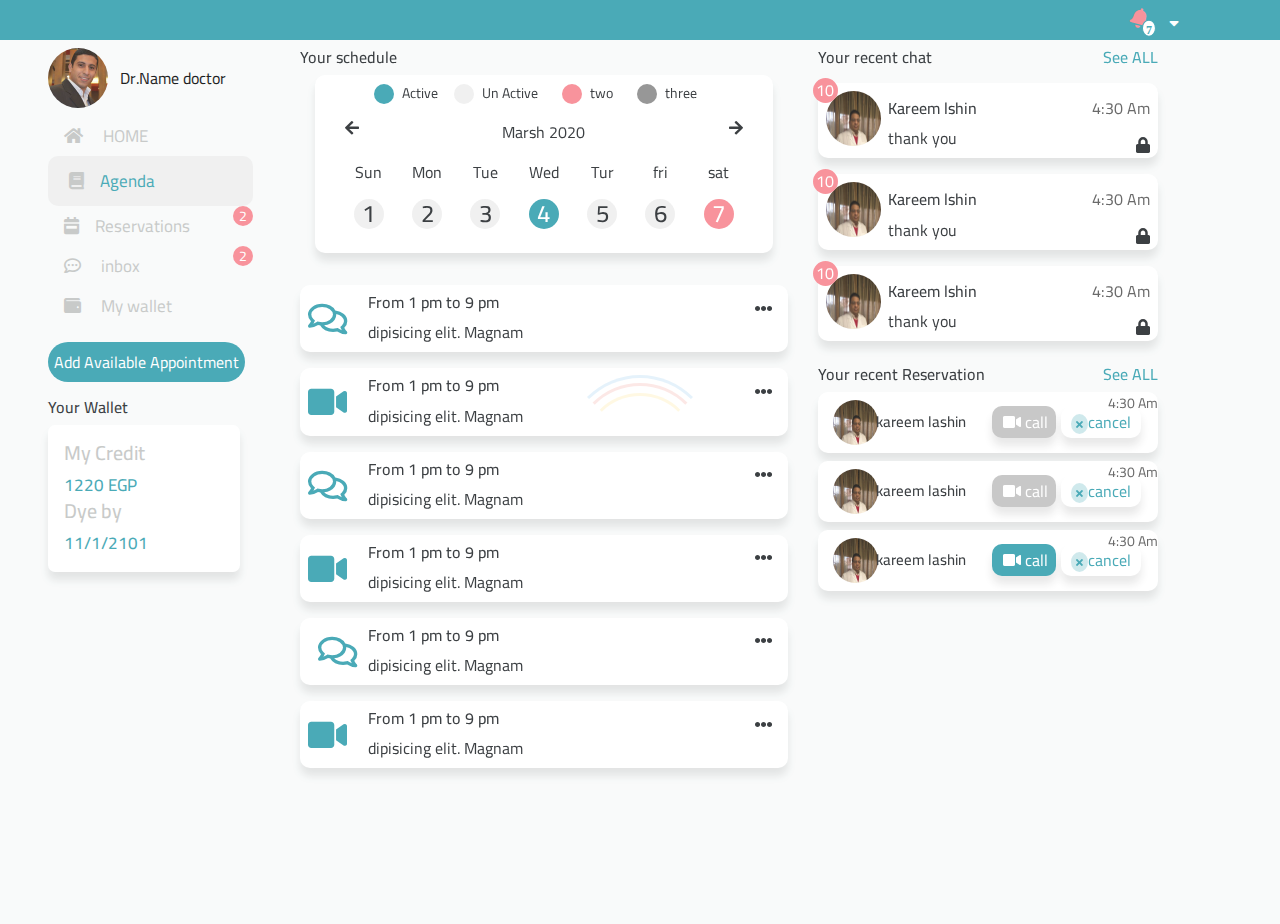
<file: agenda.html>
<!DOCTYPE html>
<html dir="ltr">

<head>
    <!--meta-->
    <meta charset="UTF-8">
    <meta name="description" content="portfolio kareem elsayed ibrahem">
    <meta name="keywords" content="portfolio,kareem,kareem lashin,front-end,Ui developer">
    <meta name="author" content="Kareem Elsayed Ibrahem">
    <meta name="viewport" content="width=device-width, initial-scale=1.0">
    <meta http-equiv="X-UA-Compatible" content="ie=edge">
    <!--fonts-->
    <link href="https://fonts.googleapis.com/css?family=Cairo&display=swap" rel="stylesheet">
    <!--css style-->
    <link rel="stylesheet" href="css/bootstrap.min.css">
    <link rel="stylesheet" href="css/all.min.css">
    <link rel="stylesheet" href="css/owl.carousel.min.css">
    <link rel="stylesheet" href="css/index.css">
    <!--web site title-->
    <title>Doctor app</title>
    <!--favicon-->
    <link rel="icon" type="image/png" sizes="32x32" href="img/favicon-32x32.png">

</head>

<body>
     <div id="splash-screen" class="splash-screen">
          <div class="loader"></div>
      </div>
     <div class="top-offset"></div>

    
    <div class="drop-down-notification px-3 py-2">
        <div class="item-notification bg-white border my-2 py-2">
            <div class="row ">
                <div class="col-2 d-flex  align-items-center">
                    <i class="fas fa-book "></i>
                </div>
                <div class="col-10">
                    <p>Agenda</p>
                    <p>
                        sit amet consectetur adipisicing elit. Ad laudantium neque temporibus itaque

                    </p>
                </div>
            </div>
        </div>
        <div class="item-notification bg-white border my-2 py-2">
            <div class="row  ">
                <div class="col-2 d-flex  align-items-center">
                    <i class="fas fa-book "></i>
                </div>
                <div class="col-10">
                    <p>Agenda</p>
                    <p>
                        sit amet consectetur adipisicing elit. Ad laudantium neque temporibus itaque

                    </p>
                </div>
            </div>
        </div>
        <div class="item-notification bg-white border my-2 py-2">
            <div class="row  ">
                <div class="col-2 d-flex  align-items-center">
                    <i class="fas fa-book "></i>
                </div>
                <div class="col-10">
                    <p>Agenda</p>
                    <p>
                        sit amet consectetur adipisicing elit. Ad laudantium neque temporibus itaque

                    </p>
                </div>
            </div>
        </div>

        <div class="item-notification bg-white border my-2 py-2 shadow">
            <div class="row ">
                <div class="col-2 d-flex  align-items-center">
                    <i class="fas fa-book "></i>
                </div>
                <div class="col-10">
                    <p>Agenda</p>
                    <p>
                        sit amet consectetur adipisicing elit. Ad laudantium neque temporibus itaque

                    </p>
                </div>
            </div>
        </div>
    </div>
    <div class="drop-down-setting p-2">
        <ul>
            <li>
                <a href="">
                    <i class="fas fa-sign-out-alt px-2"></i>log out
                </a>
            </li>
            <li><a href="edit profile.html"><i class="fas fa-user-edit px-2"></i>Edit Profile</a></li>
            <li><a href=""><i class="fas fa-sliders-h px-2"></i>Setting</a></li>
        </ul>
    </div>

    <div class="topNav  fixed-top p-2">
        <div class="container login-nav">
            <i class="fas fa-bars pt-1" id="bars"></i>

            <i class="fas fa-bell" id="notification"><span>7</span></i>
            <i class="fas fa-sort-down px-3" id="setting"></i>
        </div>
    </div>
    <div class="clearfix px-5" id="mainPage">
     <nav>
          <div class="side-nav pt-4">
              <div class="container">
                  <div class="row title-doctor">
                      <div class="col-3 "><img src="img/3.jpg" class="img-logo rounded-circle" alt="" srcset=""></div>
                      <div class="col-9 drName px-2">Dr.Name doctor</div>
                  </div>
              </div>
              <div>
                  <div class="nav-links pt-2">
                      <ul>
                          <li><a href="index.html"><i class="fas fa-home px-3"></i> HOME</a></li>
                          <li class="activeLink"><a href="agenda.html"><i class="fas fa-book px-3"></i>Agenda</a></li>
                          <li class="notafaction-item"><a href="Reservation.html"><i class="fas fa-calendar-week px-3"></i>Reservations</a>     
                                   <div class="notafaction">2</div>
                          </li>
                          <li class="p-0  notafaction-item"><a href="inbox.html"><i class="far fa-comment-dots px-3"></i> inbox</a>           
                              <div class="notafaction">2</div>
                           </li>
                          <li><a href="wallet.html"><i class="fas fa-wallet px-3"></i> My wallet</a></li>
                      </ul>
                  </div>
                  <div>
                      <button class="my-3 py-2 rounded-pill button-add" id="AddAvailableAppointment">Add Available
                          Appointment</button> </div>
                  <div class="">
                      <h6>Your Wallet</h6>
                      <div class="Wallet-nav bg-white shadow w-75 p-3">
                          <h5> My Credit</h5>
                          <p>1220 EGP</p>
                          <h5>Dye by</h5>
                          <p>11/1/2101</p>
                      </div>
                  </div>
              </div>
          </div>
      </nav>
        <main>
            <div class="container">
                <div class="row">

                    <div class="col-md-7">
                        <h6>Your schedule</h6>
                        <div class="container">
                         <div class="col-md-12 bg-white shadow calender Agenda-calender">
                              <div class="container">
                                   <div class="d-flex justify-content-center align-items-center my-2 mx-1 px-1 pt-2">
                                        <div class="d-flex justify-content-center align-items-center">
                                            <span class="d-inline-block plate-one plate"></span>
                                            <span class="px-2 plate-name">Active</span>
                                        </div>
                                        <div class="d-flex justify-content-center align-items-center mx-1 px-1">
                                            <span class="d-inline-block plate-two plate"></span>
                                            <span class="px-2 plate-name ">Un Active</span>
                                        </div>
                                        <div class="d-flex justify-content-center align-items-center mx-1 px-1">
                                            <span class="d-inline-block plate-three plate"></span>
                                            <span class="px-2 plate-name">two</span>
                                        </div>
                                        <div class="d-flex justify-content-center align-items-center mx-1 px-1">
                                            <span class="d-inline-block plate-four plate"></span>
                                            <span class="px-2 plate-name">three</span>
                                        </div>
                                    </div>
                                  <div class="text-center mt-3">Marsh 2020</div>

                                  <div class="row pt-3">
                                      <div class="col-12 " id="agenda">

                                          <div class="owl-carousel owl-theme">
                                              <div class="item ">
                                                  <div class="date">Sun</div>
                                                  <h4 class="day" id="1-3-2020">1</h4>
                                              </div>
                                              <div class="item">
                                                  <div class="date">Mon</div>
                                                  <h4 class="day" id="2-3-2020">2</h4>
                                              </div>
                                              <div class="item">
                                                  <div class="date">Tue</div>
                                                  <h4 class="day" id="3-3-2020">3</h4>
                                              </div>
                                              <div class="item">
                                                  <div class="date">Wed</div>
                                                  <h4 class="day activeDay" id="4-3-2020">4</h4>
                                              </div>
                                              <div class="item">
                                                  <div class="date">Tur</div>
                                                  <h4 class="day" id="5-3-2020">5</h4>
                                              </div>
                                              <div class="item">
                                                  <div class="date">fri</div>
                                                  <h4 class="day" id="6-3-2020">6</h4>
                                              </div>
                                              <div class="item">
                                                  <div class="date">sat</div>
                                                  <h4 class="day plate-three" id="7-3-2020">7</h4>
                                              </div>
                                              <div class="item ">
                                                  <div class="date">Sun</div>
                                                  <h4 class="day" id="8-3-2020">8</h4>
                                              </div>
                                              <div class="item">
                                                  <div class="date">Mon</div>
                                                  <h4 class="day" id="9-3-2020">9</h4>
                                              </div>
                                              <div class="item">
                                                  <div class="date">Tue</div>
                                                  <h4 class="day" id="10-3-2020">10</h4>
                                              </div>
                                              <div class="item">
                                                  <div class="date">Wed</div>
                                                  <h4 class="day" id="11-3-2020">11</h4>
                                              </div>
                                              <div class="item">
                                                  <div class="date">Tur</div>
                                                  <h4 class="day" id="12-3-2020">12</h4>
                                              </div>
                                              <div class="item">
                                                  <div class="date">fri</div>
                                                  <h4 class="day" id="13-3-2020">13</h4>
                                              </div>
                                              <div class="item">
                                                  <div class="date">sat</div>
                                                  <h4 class="day" id="14-3-2020">14</h4>
                                              </div>
                                          </div>
                                      </div>

                                  </div>

                              </div>


                          </div>                           
                            <div class="row my-4" id="agenda-popup">
                                <div class="col-md-12 my-2">
                                    <div class="row bg-white p-2 agenda-item shadow">
                                        <div class="col-2 p-0 type-agenda d-flex  align-items-center">
                                            <i class="far fa-comments"></i>
                                        </div>
                                        <div class="col-10 p-0">
                                            <h6>From 1 pm to 9 pm</h6>
                                            <p>
                                                dipisicing elit. Magnam


                                            </p>
                                        </div>
                                        <i class="fas fa-ellipsis-h dots"></i>
                                        <div class="drop-down-agenda shadow p-2 mb-2">
                                            <ul>
                                                <li class="modify">
                                                    <i class="far fa-edit"></i><span>Modify</span>
                                                </li>
                                                <li class="cancel">
                                                    <i class="fas fa-times"></i><span>cancel</span>
                                                </li>
                                            </ul>
                                        </div>
                                    </div>
                                </div>
                                <div class="col-md-12 my-2">
                                    <div class="row bg-white p-2 agenda-item shadow">
                                        <div class="col-2 p-0 type-agenda d-flex  align-items-center">
                                            <i class="fas fa-video "></i>
                                        </div>
                                        <div class="col-10  p-0">
                                            <h6>From 1 pm to 9 pm</h6>
                                            <p>
                                                dipisicing elit. Magnam


                                            </p>
                                        </div>
                                        <i class="fas fa-ellipsis-h dots"></i>
                                        <div class="drop-down-agenda shadow p-2 mb-2">
                                            <ul>
                                                <li class="modify">
                                                    <i class="fas fa-pen"></i><span>Modify</span>
                                                </li>
                                                <li class="cancel">
                                                    <i class="fas fa-times"></i><span>cancel</span>
                                                </li>
                                            </ul>
                                        </div>
                                    </div>
                                </div>
                                <div class="col-md-12 my-2">
                                    <div class="row bg-white p-2 agenda-item shadow">
                                        <div class="col-2 p-0 type-agenda d-flex  align-items-center">
                                            <i class="far fa-comments"></i>
                                        </div>
                                        <div class="col-10 p-0">
                                            <h6>From 1 pm to 9 pm</h6>
                                            <p>
                                                dipisicing elit. Magnam


                                            </p>
                                        </div>
                                        <i class="fas fa-ellipsis-h dots"></i>
                                        <div class="drop-down-agenda shadow p-2 mb-2">
                                            <ul>
                                                <li class="modify">
                                                    <i class="fas fa-pen"></i><span>Modify</span>
                                                </li>
                                                <li class="cancel">
                                                    <i class="fas fa-times"></i><span>cancel</span>
                                                </li>
                                            </ul>
                                        </div>
                                    </div>
                                </div>
                                <div class="col-md-12 my-2">
                                    <div class="row bg-white p-2 agenda-item shadow">
                                        <div class="col-2 p-0 type-agenda d-flex  align-items-center">

                                            <i class="fas fa-video "></i>
                                        </div>
                                        <div class="col-10  p-0">
                                            <h6>From 1 pm to 9 pm</h6>
                                            <p>
                                                dipisicing elit. Magnam


                                            </p>
                                        </div>
                                        <i class="fas fa-ellipsis-h dots"></i>
                                        <div class="drop-down-agenda shadow p-2 mb-2">
                                            <ul>
                                                <li class="modify">
                                                    <i class="fas fa-pen"></i><span>Modify</span>
                                                </li>
                                                <li class="cancel">
                                                    <i class="fas fa-times"></i><span>cancel</span>
                                                </li>
                                            </ul>
                                        </div>
                                    </div>
                                </div>
                                <div class="col-md-12 my-2">
                                    <div class="row bg-white p-2 agenda-item shadow">
                                        <div class="col-2 p-0 type-agenda d-flex justify-content-center align-items-center">
                                            <i class="far fa-comments"></i>
                                        </div>
                                        <div class="col-10 p-0">
                                            <h6>From 1 pm to 9 pm</h6>
                                            <p>
                                                dipisicing elit. Magnam


                                            </p>
                                        </div>
                                        <i class="fas fa-ellipsis-h dots"></i>
                                        <div class="drop-down-agenda shadow p-2 mb-2">
                                            <ul>
                                                <li class="modify">
                                                    <i class="fas fa-pen"></i><span>Modify</span>
                                                </li>
                                                <li class="cancel">
                                                    <i class="fas fa-times"></i><span>cancel</span>
                                                </li>
                                            </ul>
                                        </div>
                                    </div>
                                </div>
                                <div class="col-md-12 mb-4 mt-2">
                                    <div class="row bg-white p-2 agenda-item shadow">
                                        <div class="col-2 p-0 type-agenda d-flex  align-items-center">
                                            <i class="fas fa-video "></i>
                                        </div>
                                        <div class="col-10  p-0">
                                            <h6>From 1 pm to 9 pm</h6>
                                            <p>
                                                dipisicing elit. Magnam


                                            </p>
                                        </div>
                                        <i class="fas fa-ellipsis-h dots"></i>
                                        <div class="drop-down-agenda shadow p-2 mb-2">
                                            <ul>
                                                <li class="modify">
                                                    <i class="fas fa-pen"></i><span>Modify</span>
                                                </li>
                                                <li class="cancel">
                                                    <i class="fas fa-times"></i><span>cancel</span>
                                                </li>
                                            </ul>
                                        </div>
                                    </div>
                                </div>

                            </div>
                        </div>
                    </div>
                    <div class="col-md-5 chat-media">
                         <h6>
                              Your recent chat <span class="getEnd" ><a href="inbox.html">See ALL</a></span></h6>
                          <div class="recent-chat my-3 p-2  bg-white shadow ">
                              <div class="container">
                                  <div class="row">
                                      <div class="col-2 p-0"><img src="img/1.jpeg " class="img-logo3 rounded-circle" alt="" srcset="">
                                      </div>
                                      <div class="col-10 pl-2 pt-2">
                                          <h6>Kareem lshin</h6>
                                          <p>thank you</p>
                                          <div class="time">
                                              4:30 Am
                                          </div>
                                          <div class="state-show">
                                              <i class="fas fa-lock"></i>
                                          </div>
                                      </div>
                                  </div>
                              </div>
                              <div class="countNotification rounded-circle">
                                  10
                              </div>
                          </div>
                          
                          <div class="recent-chat my-3 p-2  bg-white shadow ">
                              <div class="container">
                                  <div class="row">
                                      <div class="col-2 p-0"><img src="img/1.jpeg " class="img-logo3 rounded-circle" alt="" srcset="">
                                      </div>
                                      <div class="col-10 pl-2 pt-2">
                                          <h6>Kareem lshin</h6>
                                          <p>thank you</p>
                                          <div class="time">
                                              4:30 Am
                                          </div>
                                          <div class="state-show">
                                              <i class="fas fa-lock"></i>
                                          </div>
                                      </div>
                                  </div>
                              </div>
                              <div class="countNotification rounded-circle">
                                  10
                              </div>
                          </div>
                          
                          <div class="recent-chat my-3 p-2  bg-white shadow ">
                              <div class="container">
                                  <div class="row">
                                      <div class="col-2 p-0"><img src="img/1.jpeg " class="img-logo3 rounded-circle" alt="" srcset="">
                                      </div>
                                      <div class="col-10 pl-2 pt-2">
                                          <h6>Kareem lshin</h6>
                                          <p>thank you</p>
                                          <div class="time">
                                              4:30 Am
                                          </div>
                                          <div class="state-show">
                                              <i class="fas fa-lock"></i>
                                          </div>
                                      </div>
                                  </div>
                              </div>
                              <div class="countNotification rounded-circle">
                                  10
                              </div>
                          </div>
                          <h6 class="mt-4">
                              Your recent Reservation <span class="getEnd" ><a href="Reservation.html">See ALL</a></span></h6>
                          <div class="col-md-12  my-2">
                              <div class="row item-Reservation bg-white shadow py-2 ">
                                  <div class="col-3 pr-0">
                                      <img src="img/1.jpeg " class=" img-logo2 rounded-circle" alt="">
                                  </div>
                                  <div class="col-4 d-flex align-items-center px-0">
                                      <span class="px-1">kareem lashin</span>
                                  </div>
                                  <div class="col-5 px-0 d-flex align-items-center justify-content-end px-0">
                                      <button class="py-1 text-center call call-future shadow"><i
                                                  class="fas fa-video "></i>call</button>
                                      <button class="bg-white shadow py-1 text-center cancel cancel-box-item"><i
                                                  class="fas fa-times  "></i>cancel</button>
                                  </div>
                                  <div class="time time-Reservation">
                                      4:30 Am
                                  </div>
                              </div>
                          </div>
                          <div class="col-md-12  my-2">
                              <div class="row item-Reservation bg-white shadow py-2 ">
                                  <div class="col-3 pr-0">
                                      <img src="img/1.jpeg " class=" img-logo2 rounded-circle" alt="">
                                  </div>
                                  <div class="col-4 d-flex align-items-center px-0">
                                      <span class="px-1">kareem lashin</span>
                                  </div>
                                  <div class="col-5 px-0 d-flex align-items-center justify-content-end px-0">
                                      <button class="py-1 text-center call call-future shadow"><i
                                              class="fas fa-video "></i>call</button>
                                      <button class="bg-white shadow py-1 text-center cancel cancel-box-item"><i
                                              class="fas fa-times  "></i>cancel</button>
                                  </div>
                                  <div class="time time-Reservation">
                                      4:30 Am
                                  </div>
                              </div>
                          </div>
                          <div class="col-md-12  my-2">
                              <div class="row item-Reservation bg-white shadow py-2 ">
                                  <div class="col-3 pr-0">
                                      <img src="img/1.jpeg " class=" img-logo2 rounded-circle" alt="">
                                  </div>
                                  <div class="col-4 d-flex align-items-center px-0">
                                      <span class="px-1">kareem lashin</span>
                                  </div>
                                  <div class="col-5 px-0 d-flex align-items-center justify-content-end px-0">
                          
                                      <button class="py-1 text-center call call-tody shadow ">
                                                  <a href="video.html">
                                                      <i
                                                      class="fas fa-video "></i>call
                                                  </a>
                                              </button>
                                      <button class="bg-white shadow py-1 text-center cancel cancel-box-item"><i
                                              class="fas fa-times"></i>cancel</button>
                                  </div>
                                  <div class="time time-Reservation">
                                      4:30 Am
                                  </div>
                              </div>
                          </div>
                          <div id="box-closeReservations">
                              <i class="fas fa-times buttonClose" id="boxCloseReservations"></i>
                          
                              <div class="box-close">
                                  <div class="title-close">
                                      <h6 class="px-2 py-3"> Cancel Reservations?</h6>
                                  </div>
                                  <p class="px-2 py-1">Are you sure want to cancel this Reservations?</p>
                                  <div class="text-right">
                                      <button id="sureCancel" class=" my-3 p-1">Yes,cancel</button>
                                      <button id="backReservations" class=" my-3 mx-2 px-3 py-1">back</button>
                                  </div>
                              </div>
                          </div>

                    </div>

                </div>
            </div>
        </main>
    </div>

    <div id="box-close">
        <div class="box-close">

            <div class="title-close">
                <h6 class="px-2 py-3"> Cancel Available Appointment?</h6>
            </div>
            <p class="px-2 py-1">Are you sure want to cancel this Period?</p>
            <p class="px-2 py-1">this will cancel all of your reservations during this period</p>
            <div class="text-right">
                <button id="sureCancel" class=" my-3 p-1">Yes,cancel</button>
                <button id="back" class=" my-3 mx-2 px-3 py-1">back</button>
            </div>
        </div>
    </div>

    <div id="box-time">
        <div class="box-chose-time">
            <div class="title-close px-2 py-2">
                <h6> Add Available Appointment</h6>
            </div>
            <div class="container">
                <div class="row">
                    <div class="col-md-6 pt-3">
                        <h6>Available From</h6>
                        <div class="row ">
                            <div class="col-6">
                                <label for="hours-Available-Modify">
                                    <select id="hours-Available-Modify">
                                        <option value="1pm">1pm</option>
                                        <option value="2pm">2pm</option>
                                        <option value="3pm">3pm</option>
                                        <option value="4pm">4pm</option>
                                        <option value="5pm">5pm</option>
                                        <option value="7pm">7pm</option>
                                        <option value="8pm">8pm</option>
                                        <option value="9pm">9pm</option>
                                        <option value="10pm">10pm</option>
                                    </select>
                                </label>
                            </div>
                            <div class="col-6">
                                <label for="min-Available-Modify">
                                    <select id="min-Available-Modify">
                                        <option value="1">1</option>
                                        <option value="2">2</option>
                                        <option value="3">3</option>
                                        <option value="4">4</option>
                                        <option value="5">5</option>
                                        <option value="7">7</option>
                                        <option value="8">8</option>
                                        <option value="9">9</option>
                                        <option value="10">10</option>
                                    </select>
                                </label>
                            </div>
                        </div>
                    </div>
                    <div class="col-md-6 pt-3">
                        <h6>To</h6>

                        <div class="row ">
                            <div class="col-6">
                                <label for="hours-to-Modify">
                                    <select id="hours-to-Modify">
                                        <option value="1pm">1pm</option>
                                        <option value="2pm">2pm</option>
                                        <option value="3pm">3pm</option>
                                        <option value="4pm">4pm</option>
                                        <option value="5pm">5pm</option>
                                        <option value="7pm">7pm</option>
                                        <option value="8pm">8pm</option>
                                        <option value="9pm">9pm</option>
                                        <option value="10pm">10pm</option>
                                    </select>
                                </label>
                            </div>
                            <div class="col-6">
                                <label for="min-to-Modify">
                                    <select id="min-to-Modify">
                                        <option value="1">1</option>
                                        <option value="2">2</option>
                                        <option value="3">3</option>
                                        <option value="4">4</option>
                                        <option value="5">5</option>
                                        <option value="7">7</option>
                                        <option value="8">8</option>
                                        <option value="9">9</option>
                                        <option value="10">10</option>
                                    </select>
                                </label>
                            </div>
                        </div>
                    </div>
                </div>
                <div class="row pl-4">
                    <div class="col-8">
                        <div>
                            <input id="OnlineConsultationModify" value="Online Consultation" class="radio-custom" name="radio-group-modify" type="radio" checked>
                            <label for="OnlineConsultationModify" class="radio-custom-label">Online
                                consultation</label>
                        </div>
                    </div>
                    <div class="col-4">
                        <div></div>
                        <input id="ChatModify" class="radio-custom" value="chat" name="radio-group-modify" type="radio">
                        <label for="ChatModify" class="radio-custom-label"> Chat</label>
                    </div>

                </div>

            </div>
            <div class="text-center">
                <button id="modify-button" class="my-3 rounded-pill">Modify</button>
            </div>
        </div>

    </div>

    <div id="box-Add">
        <div class="box-chose-time">
            <div class="title-close px-2 py-2">
                <h6> Add Available Appointment</h6>
            </div>
            <div class="container">

                <div class="row">
                    <div class="col-md-6 pt-3">
                        <h6>Available From</h6>
                        <div class="row ">
                            <div class="col-6">
                                <label for="hours-Available-add">
                                    <select id="hours-Available-add">
                                        <option value="1pm">1pm</option>
                                        <option value="2pm">2pm</option>
                                        <option value="3pm">3pm</option>
                                        <option value="4pm">4pm</option>
                                        <option value="5pm">5pm</option>
                                        <option value="7pm">7pm</option>
                                        <option value="8pm">8pm</option>
                                        <option value="9pm">9pm</option>
                                        <option value="10pm">10pm</option>
                                    </select>
                                </label>
                            </div>
                            <div class="col-6">
                                <label for="min-Available-add">
                                    <select id="min-Available-add">
                                        <option value="1">1</option>
                                        <option value="2">2</option>
                                        <option value="3">3</option>
                                        <option value="4">4</option>
                                        <option value="5">5</option>
                                        <option value="7">7</option>
                                        <option value="8">8</option>
                                        <option value="9">9</option>
                                        <option value="10">10</option>
                                    </select>
                                </label>
                            </div>
                        </div>
                    </div>
                    <div class="col-md-6 pt-3">
                        <h6>To</h6>

                        <div class="row ">
                            <div class="col-6">
                                <label for="hours-to-add">
                                    <select id="hours-to-add">
                                        <option value="1pm">1pm</option>
                                        <option value="2pm">2pm</option>
                                        <option value="3pm">3pm</option>
                                        <option value="4pm">4pm</option>
                                        <option value="5pm">5pm</option>
                                        <option value="7pm">7pm</option>
                                        <option value="8pm">8pm</option>
                                        <option value="9pm">9pm</option>
                                        <option value="10pm">10pm</option>
                                    </select>
                                </label>
                            </div>
                            <div class="col-6">
                                <label for="min-to-add">
                                    <select id="min-to-add">
                                        <option value="1">1</option>
                                        <option value="2">2</option>
                                        <option value="3">3</option>
                                        <option value="4">4</option>
                                        <option value="5">5</option>
                                        <option value="7">7</option>
                                        <option value="8">8</option>
                                        <option value="9">9</option>
                                        <option value="10">10</option>
                                    </select>
                                </label>
                            </div>
                        </div>
                    </div>
                </div>
                <div>
                    <div class="row">
                        <div class="col-4  mx-auto">
                            <div>
                                <input id="OnlineConsultationAdd" value="Online Consultation" class="radio-custom" name="radio-group-modify" type="radio" checked>
                                <label for="OnlineConsultationAdd" class="radio-custom-label">

                                    <span class="mx-2">Online
                                        consultation</span>
                                </label>
                            </div>
                        </div>
                        <div class="col-4  mx-auto">
                            <div></div>
                            <input id="ChatAdd" class="radio-custom" value="chat" name="radio-group-modify" type="radio">
                            <label for="ChatAdd" class="radio-custom-label"> <span class="mx-2">Chat</span></label>
                        </div>

                    </div>
                </div>

            </div>
            <div class="text-center">
                <button id="AddButton" class="my-3 rounded-pill">ADD</button>
            </div>
        </div>

    </div>
    <!--scripting -->
    <script src="js/jquery-3-4-1-min.js"></script>
    <script src="js/owl.carousel.min.js"></script>
    <script src="js/main.js"></script>
</body>

</html>
</file>
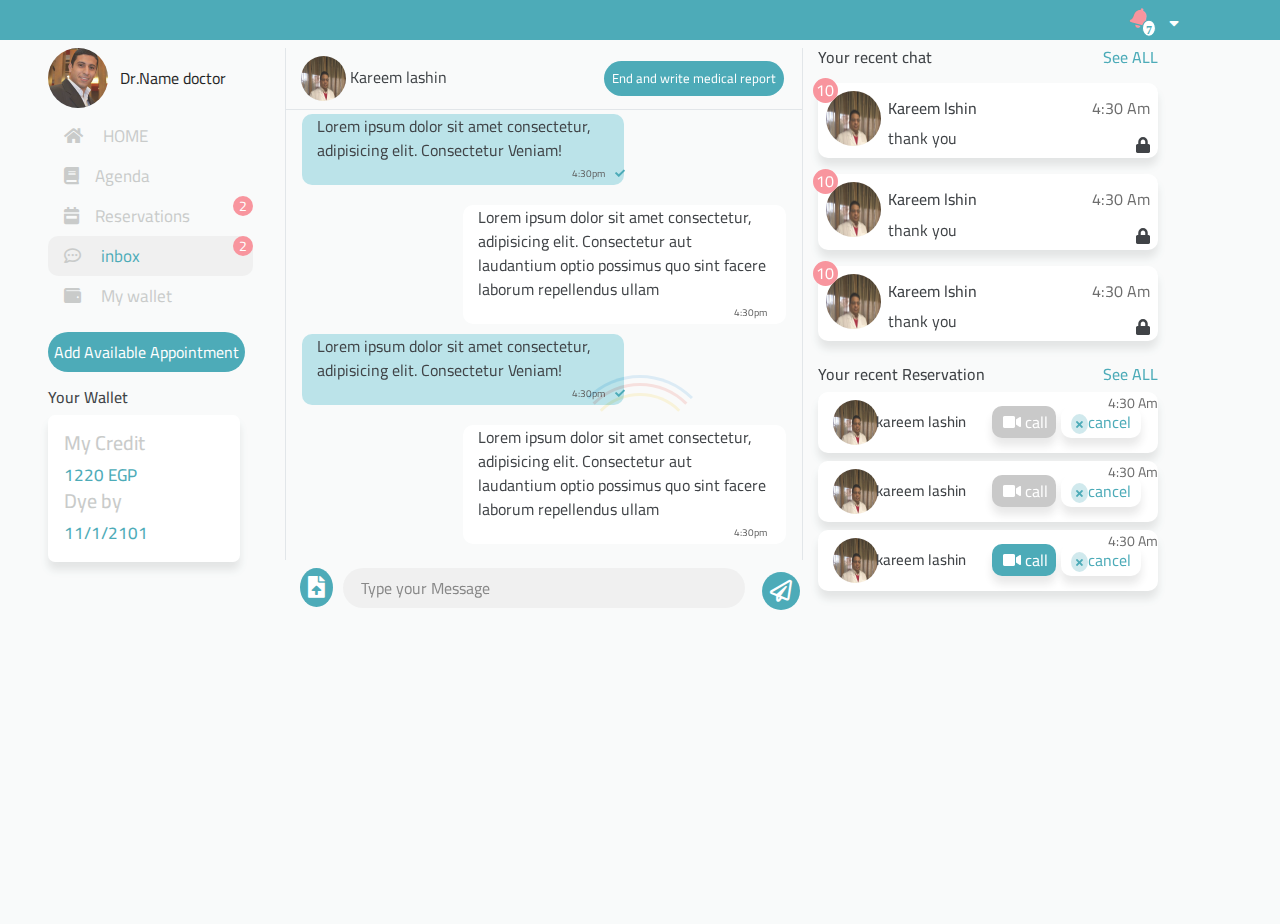
<file: chat.html>
<!DOCTYPE html>
<html dir="ltr">

<head>
    <!--meta-->
    <meta charset="UTF-8">
    <meta name="description" content="portfolio kareem elsayed ibrahem">
    <meta name="keywords" content="portfolio,kareem,kareem lashin,front-end,Ui developer">
    <meta name="author" content="Kareem Elsayed Ibrahem">
    <meta name="viewport" content="width=device-width, initial-scale=1.0">
    <meta http-equiv="X-UA-Compatible" content="ie=edge">
    <!--fonts-->
    <link href="https://fonts.googleapis.com/css?family=Cairo&display=swap" rel="stylesheet">
    <!--css style-->
    <link rel="stylesheet" href="css/bootstrap.min.css">
    <link rel="stylesheet" href="css/all.min.css">
    <link rel="stylesheet" href="css/owl.carousel.min.css">
    <link rel="stylesheet" href="css/index.css">
    <!--web site title-->
    <title>Doctor app</title>
    <!--favicon-->
    <link rel="icon" type="image/png" sizes="32x32" href="img/favicon-32x32.png">

</head>

<body>
     <div id="splash-screen" class="splash-screen">
          <div class="loader"></div>
      </div>
     <div class="top-offset"></div>

     <div id="box-Add">
         <div class="box-chose-time">
             <div class="title-close px-2 py-2">
                 <h6> Add Available Appointment</h6>
             </div>
             <div class="container">
 
                 <div class="row">
                     <div class="col-md-6 pt-3">
                         <h6>Available From</h6>
                         <div class="row ">
                             <div class="col-6">
                                 <label for="hours-Available-add">
                                     <select id="hours-Available-add">
                                         <option value="1pm">1pm</option>
                                         <option value="2pm">2pm</option>
                                         <option value="3pm">3pm</option>
                                         <option value="4pm">4pm</option>
                                         <option value="5pm">5pm</option>
                                         <option value="7pm">7pm</option>
                                         <option value="8pm">8pm</option>
                                         <option value="9pm">9pm</option>
                                         <option value="10pm">10pm</option>
                                     </select>
                                 </label>
                             </div>
                             <div class="col-6">
                                 <label for="min-Available-add">
                                     <select id="min-Available-add">
                                         <option value="1">1</option>
                                         <option value="2">2</option>
                                         <option value="3">3</option>
                                         <option value="4">4</option>
                                         <option value="5">5</option>
                                         <option value="7">7</option>
                                         <option value="8">8</option>
                                         <option value="9">9</option>
                                         <option value="10">10</option>
                                     </select>
                                 </label>
                             </div>
                         </div>
                     </div>
                     <div class="col-md-6 pt-3">
                         <h6>To</h6>
 
                         <div class="row ">
                             <div class="col-6">
                                 <label for="hours-to-add">
                                     <select id="hours-to-add">
                                         <option value="1pm">1pm</option>
                                         <option value="2pm">2pm</option>
                                         <option value="3pm">3pm</option>
                                         <option value="4pm">4pm</option>
                                         <option value="5pm">5pm</option>
                                         <option value="7pm">7pm</option>
                                         <option value="8pm">8pm</option>
                                         <option value="9pm">9pm</option>
                                         <option value="10pm">10pm</option>
                                     </select>
                                 </label>
                             </div>
                             <div class="col-6">
                                 <label for="min-to-add">
                                     <select id="min-to-add">
                                         <option value="1">1</option>
                                         <option value="2">2</option>
                                         <option value="3">3</option>
                                         <option value="4">4</option>
                                         <option value="5">5</option>
                                         <option value="7">7</option>
                                         <option value="8">8</option>
                                         <option value="9">9</option>
                                         <option value="10">10</option>
                                     </select>
                                 </label>
                             </div>
                         </div>
                     </div>
                 </div>
                 <div>
                     <div class="row ">
                         <div class="col-4 mx-auto">
                             <div>
                                 <input id="OnlineConsultationAdd" value="Online Consultation" class="radio-custom" name="radio-group-modify" type="radio" checked>
                                 <label for="OnlineConsultationAdd" class="radio-custom-label">
                                     <span class="mx-2">Online
                                         consultation</span></label>
                             </div>
                         </div>
                         <div class="col-4 mx-auto">
                             <div></div>
                             <input id="ChatAdd" class="radio-custom" value="chat" name="radio-group-modify" type="radio">
                             <label for="ChatAdd" class="radio-custom-label"><span class="mx-2">Chat
                                 </span> </label>
                         </div>
 
                     </div>
                 </div>
 
             </div>
             <div class="text-center">
                 <button id="AddButton" class="my-3 rounded-pill">ADD</button>
             </div>
         </div>
 
     </div>
    <div id="boxEndChat">
        <div class="box-end-chat">

            <div class="title-close">
                <h6 class="px-2 py-3"> End the Conversation?</h6>
            </div>
            <p class="px-2 py-1">Are you sure want to cancel this Conversation?</p>
            <div class="text-right">
                <a href="med.html">
                    <button id="sureEnd" class=" my-3 p-1 px-4">Yes</button></a>
                <button id="backChat" class=" my-3 mx-2 px-3 py-1">back</button>
            </div>
        </div>
    </div>
    <div class="drop-down-notification px-3 py-2">
        <div class="item-notification bg-white border my-2 py-2">
            <div class="row ">
                <div class="col-2 d-flex  align-items-center">
                    <i class="fas fa-book "></i>
                </div>
                <div class="col-10">
                    <p>Agenda</p>
                    <p>
                        sit amet consectetur adipisicing elit. Ad laudantium neque temporibus itaque

                    </p>
                </div>
            </div>
        </div>
        <div class="item-notification bg-white border my-2 py-2">
            <div class="row  ">
                <div class="col-2 d-flex  align-items-center">
                    <i class="fas fa-book "></i>
                </div>
                <div class="col-10">
                    <p>Agenda</p>
                    <p>
                        sit amet consectetur adipisicing elit. Ad laudantium neque temporibus itaque

                    </p>
                </div>
            </div>
        </div>
        <div class="item-notification bg-white border my-2 py-2">
            <div class="row  ">
                <div class="col-2 d-flex  align-items-center">
                    <i class="fas fa-book "></i>
                </div>
                <div class="col-10">
                    <p>Agenda</p>
                    <p>
                        sit amet consectetur adipisicing elit. Ad laudantium neque temporibus itaque

                    </p>
                </div>
            </div>
        </div>

        <div class="item-notification bg-white border my-2 py-2">
            <div class="row ">
                <div class="col-2 d-flex  align-items-center">
                    <i class="fas fa-book "></i>
                </div>
                <div class="col-10">
                    <p>Agenda</p>
                    <p>
                        sit amet consectetur adipisicing elit. Ad laudantium neque temporibus itaque

                    </p>
                </div>
            </div>
        </div>
    </div>
    <div class="drop-down-setting p-2">
        <ul>
            <li>
                <a href="">
                    <i class="fas fa-sign-out-alt px-2"></i>log out
                </a>
            </li>
            <li><a href="edit profile.html"><i class="fas fa-user-edit px-2"></i>Edit Profile</a></li>
            <li><a href=""><i class="fas fa-sliders-h px-2"></i>Setting</a></li>
        </ul>
    </div>

    <div class="topNav  fixed-top p-2">
        <div class="container login-nav">
            <i class="fas fa-bars pt-1" id="bars"></i>

            <i class="fas fa-bell" id="notification"><span>7</span></i>
            <i class="fas fa-sort-down px-3" id="setting"></i>
        </div>
    </div>
    <div class="clearfix px-5" id="mainPage">
        <nav>
            <div class="side-nav pt-4">
                <div class="container">
                    <div class="row title-doctor">
                        <div class="col-3 "><img src="img/3.jpg" class="img-logo rounded-circle " alt="" srcset=""></div>
                        <div class="col-9 drName px-2">Dr.Name doctor</div>
                    </div>
                </div>
                <div>
                    <div class="nav-links pt-2">
                        <ul>
                            <li><a href="index.html"><i class="fas fa-home px-3"></i> HOME</a></li>
                            <li><a href="agenda.html"><i class="fas fa-book px-3"></i>Agenda</a></li>
                            <li class="notafaction-item"><a href="Reservation.html">
                                 <i class="fas fa-calendar-week px-3"></i>Reservations</a>     
                              <div class="notafaction">2</div>
                     </li>
                         <li class="p-0 activeLink notafaction-item"><a href="inbox.html"><i class="far fa-comment-dots px-3"></i> inbox</a>           
                              <div class="notafaction">2</div>
                           </li>        
                          <li><a href="wallet.html"><i class="fas fa-wallet px-3"></i> My wallet</a></li>
                        </ul>
                    </div>
                    <div>
                        <button class="my-3 py-2 rounded-pill button-add" id="AddAvailableAppointment">Add Available
                            Appointment</button> </div>
                    <div class="">
                        <h6>Your Wallet</h6>
                        <div class="Wallet-nav bg-white shadow w-75 p-3">
                            <h5> My Credit</h5>
                            <p>1220 EGP</p>
                            <h5>Dye by</h5>
                            <p>11/1/2101</p>
                        </div>
                    </div>
                </div>
            </div>
        </nav>
        <main>
            <div class="container">
                <div class="row">

                    <div class="col-md-7 " id="chat-all">
                        <div class="row  border-left border-right border-bottom py-2">
                            <div class="col-7 ">
                                <img src="img/1.jpeg" class="img-logo2 rounded-circle" alt="" srcset="">
                                <span>Kareem lashin</span>
                            </div>
                            <div class="col-5  d-flex  align-items-center p-0 justify-content-center">
                                <button class="text-center rounded-pill px-2 py-2" id="endChat">End and write medical
                                    report</button>
                            </div>
                        </div>
                        <div class="row">
                            <div class="col-md-12 border-left border-right chat-box" id="stylescrollbar">
                                <div class="row p-3">
                                    <div class="col-8 request message">
                                        <div>
                                            <p>
                                                Lorem ipsum dolor sit amet consectetur, adipisicing elit. Consectetur Veniam!
                                            </p>
                                            <div class="time-message d-flex justify-content-end">
                                                4:30pm
                                            </div>
                                        </div>
                                    </div>
                                    <div class="col-8 response message">
                                        <div>
                                            <p>
                                                Lorem ipsum dolor sit amet consectetur, adipisicing elit. Consectetur aut laudantium optio possimus quo sint facere laborum repellendus ullam
                                            </p>
                                            <div class="time-message d-flex justify-content-end">
                                                4:30pm
                                            </div>
                                        </div>
                                    </div>
                                    <div class="col-8 request message">
                                        <div>
                                            <p>
                                                Lorem ipsum dolor sit amet consectetur, adipisicing elit. Consectetur Veniam!
                                            </p>
                                            <div class="time-message d-flex justify-content-end">
                                                4:30pm
                                            </div>
                                        </div>
                                    </div>
                                    <div class="col-8 response message">
                                        <div>
                                            <p>
                                                Lorem ipsum dolor sit amet consectetur, adipisicing elit. Consectetur aut laudantium optio possimus quo sint facere laborum repellendus ullam
                                            </p>
                                            <div class="time-message d-flex justify-content-end">
                                                4:30pm
                                            </div>
                                        </div>
                                    </div>

                                    <div class="col-8 request message">
                                        <div>
                                            <p>
                                                Lorem ipsum dolor sit amet consectetur, adipisicing elit. Consectetur Veniam!
                                            </p>
                                            <div class="time-message d-flex justify-content-end">
                                                4:30pm
                                            </div>
                                        </div>
                                    </div>
                                    <div class="col-8 response message">
                                        <div>
                                            <p>
                                                Lorem ipsum dolor sit amet consectetur, adipisicing elit. Consectetur aut laudantium optio possimus quo sint facere laborum repellendus ullam
                                            </p>
                                            <div class="time-message d-flex justify-content-end">
                                                4:30pm
                                            </div>
                                        </div>
                                    </div>

                                    <div class="col-8 request message">
                                        <div>
                                            <p>
                                                Lorem ipsum dolor sit amet consectetur, adipisicing elit. Consectetur Veniam!
                                            </p>
                                            <div class="time-message d-flex justify-content-end">
                                                4:30pm
                                            </div>
                                        </div>
                                    </div>
                                    <div class="col-8 response message">
                                        <div>
                                            <p>
                                                Lorem ipsum dolor sit amet consectetur, adipisicing elit. Consectetur aut laudantium optio possimus quo sint facere laborum repellendus ullam
                                            </p>
                                            <div class="time-message d-flex justify-content-end">
                                                4:30pm
                                            </div>
                                        </div>
                                    </div>


                                </div>
                            </div>
                            <div id="items-button-chat" class="col-md-12 my-2">
                                <div class="row ">
                                    <div class="col-1">
                                        <div class="upload-btn-wrapper">
                                            <button class="btn p-2 button-chat rounded-circle "><i
                                                class="fas fa-file-upload"></i></button>
                                            <input type="file" name="myfile" />
                                        </div>
                                    </div>
                                    <div class="col-10 ">
                                        <input type="text" class="w-100  py-2 rounded-pill" placeholder="Type your Message">
                                    </div>
                                    <div class="col-1 ntr-1 p-0 d-flex justify-content-center align-items-center">
                                        <button class="p-2 button-chat rounded-circle d-flex justify-content-center align-items-center"><i
                                                class="far fa-paper-plane"></i></button>
                                    </div>
                                </div>
                            </div>


                        </div>
                    </div>
                    <div class="col-md-5 chat-media">
                         <h6>
                              Your recent chat <span class="getEnd" ><a href="inbox.html">See ALL</a></span></h6>
                          <div class="recent-chat my-3 p-2  bg-white shadow ">
                              <div class="container">
                                  <div class="row">
                                      <div class="col-2 p-0"><img src="img/1.jpeg " class="img-logo3 rounded-circle" alt="" srcset="">
                                      </div>
                                      <div class="col-10 pl-2 pt-2">
                                          <h6>Kareem lshin</h6>
                                          <p>thank you</p>
                                          <div class="time">
                                              4:30 Am
                                          </div>
                                          <div class="state-show">
                                              <i class="fas fa-lock"></i>
                                          </div>
                                      </div>
                                  </div>
                              </div>
                              <div class="countNotification rounded-circle">
                                  10
                              </div>
                          </div>
                          
                          <div class="recent-chat my-3 p-2  bg-white shadow ">
                              <div class="container">
                                  <div class="row">
                                      <div class="col-2 p-0"><img src="img/1.jpeg " class="img-logo3 rounded-circle" alt="" srcset="">
                                      </div>
                                      <div class="col-10 pl-2 pt-2">
                                          <h6>Kareem lshin</h6>
                                          <p>thank you</p>
                                          <div class="time">
                                              4:30 Am
                                          </div>
                                          <div class="state-show">
                                              <i class="fas fa-lock"></i>
                                          </div>
                                      </div>
                                  </div>
                              </div>
                              <div class="countNotification rounded-circle">
                                  10
                              </div>
                          </div>
                          
                          <div class="recent-chat my-3 p-2  bg-white shadow ">
                              <div class="container">
                                  <div class="row">
                                      <div class="col-2 p-0"><img src="img/1.jpeg " class="img-logo3 rounded-circle" alt="" srcset="">
                                      </div>
                                      <div class="col-10 pl-2 pt-2">
                                          <h6>Kareem lshin</h6>
                                          <p>thank you</p>
                                          <div class="time">
                                              4:30 Am
                                          </div>
                                          <div class="state-show">
                                              <i class="fas fa-lock"></i>
                                          </div>
                                      </div>
                                  </div>
                              </div>
                              <div class="countNotification rounded-circle">
                                  10
                              </div>
                          </div>
                          <h6 class="mt-4">
                              Your recent Reservation <span class="getEnd" ><a href="Reservation.html">See ALL</a></span></h6>
                          <div class="col-md-12  my-2">
                              <div class="row item-Reservation bg-white shadow py-2 ">
                                  <div class="col-3 pr-0">
                                      <img src="img/1.jpeg " class=" img-logo2 rounded-circle" alt="">
                                  </div>
                                  <div class="col-4 d-flex align-items-center px-0">
                                      <span class="px-1">kareem lashin</span>
                                  </div>
                                  <div class="col-5 px-0 d-flex align-items-center justify-content-end px-0">
                                      <button class="py-1 text-center call call-future shadow"><i
                                                  class="fas fa-video "></i>call</button>
                                      <button class="bg-white shadow py-1 text-center cancel cancel-box-item"><i
                                                  class="fas fa-times  "></i>cancel</button>
                                  </div>
                                  <div class="time time-Reservation">
                                      4:30 Am
                                  </div>
                              </div>
                          </div>
                          <div class="col-md-12  my-2">
                              <div class="row item-Reservation bg-white shadow py-2 ">
                                  <div class="col-3 pr-0">
                                      <img src="img/1.jpeg " class=" img-logo2 rounded-circle" alt="">
                                  </div>
                                  <div class="col-4 d-flex align-items-center px-0">
                                      <span class="px-1">kareem lashin</span>
                                  </div>
                                  <div class="col-5 px-0 d-flex align-items-center justify-content-end px-0">
                                      <button class="py-1 text-center call call-future shadow"><i
                                              class="fas fa-video "></i>call</button>
                                      <button class="bg-white shadow py-1 text-center cancel cancel-box-item"><i
                                              class="fas fa-times  "></i>cancel</button>
                                  </div>
                                  <div class="time time-Reservation">
                                      4:30 Am
                                  </div>
                              </div>
                          </div>
                          <div class="col-md-12  my-2">
                              <div class="row item-Reservation bg-white shadow py-2 ">
                                  <div class="col-3 pr-0">
                                      <img src="img/1.jpeg " class=" img-logo2 rounded-circle" alt="">
                                  </div>
                                  <div class="col-4 d-flex align-items-center px-0">
                                      <span class="px-1">kareem lashin</span>
                                  </div>
                                  <div class="col-5 px-0 d-flex align-items-center justify-content-end px-0">
                          
                                      <button class="py-1 text-center call call-tody shadow ">
                                                  <a href="video.html">
                                                      <i
                                                      class="fas fa-video "></i>call
                                                  </a>
                                              </button>
                                      <button class="bg-white shadow py-1 text-center cancel cancel-box-item"><i
                                              class="fas fa-times"></i>cancel</button>
                                  </div>
                                  <div class="time time-Reservation">
                                      4:30 Am
                                  </div>
                              </div>
                          </div>
                          <div id="box-closeReservations">
                              <i class="fas fa-times buttonClose" id="boxCloseReservations"></i>
                          
                              <div class="box-close">
                                  <div class="title-close">
                                      <h6 class="px-2 py-3"> Cancel Reservations?</h6>
                                  </div>
                                  <p class="px-2 py-1">Are you sure want to cancel this Reservations?</p>
                                  <div class="text-right">
                                      <button id="sureCancel" class=" my-3 p-1">Yes,cancel</button>
                                      <button id="backReservations" class=" my-3 mx-2 px-3 py-1">back</button>
                                  </div>
                              </div>
                          </div>

                    </div>


                </div>
            </div>
        </main>
    </div>
    <script src="js/jquery-3-4-1-min.js"></script>
    <script src="js/owl.carousel.min.js"></script>
    <script src="js/main.js"></script>
</body>

</html>
</file>
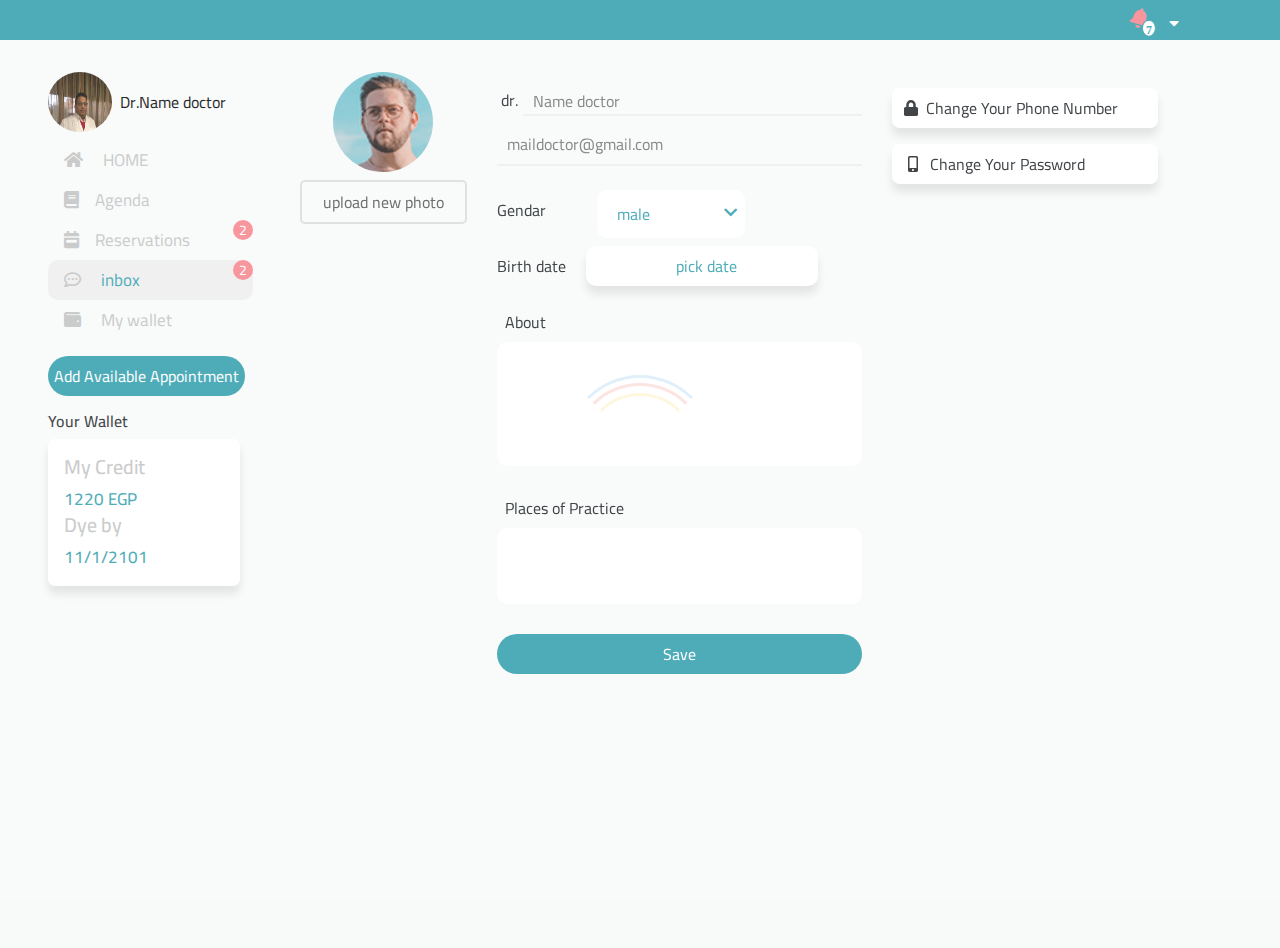
<file: edit profile.html>
<!DOCTYPE html>
<html dir="ltr">
s

<head>
    <!--meta-->
    <meta charset="UTF-8">
    <meta name="description" content="portfolio kareem elsayed ibrahem">
    <meta name="keywords" content="portfolio,kareem,kareem lashin,front-end,Ui developer">
    <meta name="author" content="Kareem Elsayed Ibrahem">
    <meta name="viewport" content="width=device-width, initial-scale=1.0">
    <meta http-equiv="X-UA-Compatible" content="ie=edge">
    <!--fonts-->
    <link href="https://fonts.googleapis.com/css?family=Cairo&display=swap" rel="stylesheet">
    <!--css style-->
    <link rel="stylesheet" href="css/bootstrap.min.css">
    <link rel="stylesheet" href="css/all.min.css">
    <link rel="stylesheet" href="css/owl.carousel.min.css">
    <link rel="stylesheet" href="css/flatpickr.min.css">
    <link rel="stylesheet" href="css/index.css">
    <!--web site title-->
    <title>Doctor app</title>
    <!--favicon-->
    <link rel="icon" type="image/png" sizes="32x32" href="img/favicon-32x32.png">

</head>

<body>
     <div id="splash-screen" class="splash-screen">
          <div class="loader"></div>
      </div>
     <div class="top-offset"></div>

    <div id="box-Add">
        <div class="box-chose-time">
            <div class="title-close px-2 py-2">
                <h6> Add Available Appointment</h6>
            </div>
            <div class="container">

                <div class="row">
                    <div class="col-md-6 pt-3">
                        <h6>Available From</h6>
                        <div class="row ">
                            <div class="col-6">
                                <label for="hours-Available-add">
                                    <select id="hours-Available-add">
                                        <option value="1pm">1pm</option>
                                        <option value="2pm">2pm</option>
                                        <option value="3pm">3pm</option>
                                        <option value="4pm">4pm</option>
                                        <option value="5pm">5pm</option>
                                        <option value="7pm">7pm</option>
                                        <option value="8pm">8pm</option>
                                        <option value="9pm">9pm</option>
                                        <option value="10pm">10pm</option>
                                    </select>
                                </label>
                            </div>
                            <div class="col-6">
                                <label for="min-Available-add">
                                    <select id="min-Available-add">
                                        <option value="1">1</option>
                                        <option value="2">2</option>
                                        <option value="3">3</option>
                                        <option value="4">4</option>
                                        <option value="5">5</option>
                                        <option value="7">7</option>
                                        <option value="8">8</option>
                                        <option value="9">9</option>
                                        <option value="10">10</option>
                                    </select>
                                </label>
                            </div>
                        </div>
                    </div>
                    <div class="col-md-6 pt-3">
                        <h6>To</h6>

                        <div class="row ">
                            <div class="col-6">
                                <label for="hours-to-add">
                                    <select id="hours-to-add">
                                        <option value="1pm">1pm</option>
                                        <option value="2pm">2pm</option>
                                        <option value="3pm">3pm</option>
                                        <option value="4pm">4pm</option>
                                        <option value="5pm">5pm</option>
                                        <option value="7pm">7pm</option>
                                        <option value="8pm">8pm</option>
                                        <option value="9pm">9pm</option>
                                        <option value="10pm">10pm</option>
                                    </select>
                                </label>
                            </div>
                            <div class="col-6">
                                <label for="min-to-add">
                                    <select id="min-to-add">
                                        <option value="1">1</option>
                                        <option value="2">2</option>
                                        <option value="3">3</option>
                                        <option value="4">4</option>
                                        <option value="5">5</option>
                                        <option value="7">7</option>
                                        <option value="8">8</option>
                                        <option value="9">9</option>
                                        <option value="10">10</option>
                                    </select>
                                </label>
                            </div>
                        </div>
                    </div>
                </div>
                <div>
                    <div class="row ">
                        <div class="col-4 mx-auto">
                            <div>
                                <input id="OnlineConsultationAdd" value="Online Consultation" class="radio-custom" name="radio-group-modify" type="radio" checked>
                                <label for="OnlineConsultationAdd" class="radio-custom-label">
                                    <span class="mx-2">Online
                                        consultation</span></label>
                            </div>
                        </div>
                        <div class="col-4 mx-auto">
                            <div></div>
                            <input id="ChatAdd" class="radio-custom" value="chat" name="radio-group-modify" type="radio">
                            <label for="ChatAdd" class="radio-custom-label"><span class="mx-2">Chat
                                </span> </label>
                        </div>

                    </div>
                </div>

            </div>
            <div class="text-center">
                <button id="AddButton" class="my-3 rounded-pill">ADD</button>
            </div>
        </div>

    </div>
    <div class="drop-down-notification px-3 py-2">
        <div class="item-notification bg-white border my-2 py-2">
            <div class="row ">
                <div class="col-2 d-flex  align-items-center">
                    <i class="fas fa-book "></i>
                </div>
                <div class="col-10">
                    <h6>Agenda</h6>
                    <p>
                        sit amet consectetur adipisicing elit. Ad laudantium neque temporibus itaque

                    </p>
                </div>
            </div>
        </div>
        <div class="item-notification bg-white border my-2 py-2">
            <div class="row  ">
                <div class="col-2 d-flex  align-items-center">
                    <i class="fas fa-book "></i>
                </div>
                <div class="col-10">
                    <h6>Agenda</h6>
                    <p>
                        sit amet consectetur adipisicing elit. Ad laudantium neque temporibus itaque

                    </p>
                </div>
            </div>
        </div>
        <div class="item-notification bg-white border my-2 py-2">
            <div class="row  ">
                <div class="col-2 d-flex  align-items-center">
                    <i class="fas fa-book "></i>
                </div>
                <div class="col-10">
                    <h6>Agenda</h6>
                    <p>
                        sit amet consectetur adipisicing elit. Ad laudantium neque temporibus itaque

                    </p>
                </div>
            </div>
        </div>

        <div class="item-notification bg-white border my-2 py-2">
            <div class="row ">
                <div class="col-2 d-flex  align-items-center">
                    <i class="fas fa-book "></i>
                </div>
                <div class="col-10">
                    <h6>Agenda</h6>
                    <p>
                        sit amet consectetur adipisicing elit. Ad laudantium neque temporibus itaque

                    </p>
                </div>
            </div>
        </div>
    </div>
    <div class="drop-down-setting p-2">
        <ul>
            <li>
                <a href="">
                    <i class="fas fa-sign-out-alt px-2"></i>log out
                </a>
            </li>
            <li><a href="edit profile.html"><i class="fas fa-user-edit px-2"></i>Edit Profile</a></li>
            <li><a href=""><i class="fas fa-sliders-h px-2"></i>Setting</a></li>
        </ul>
    </div>

    <div class="topNav  fixed-top p-2">
        <div class="container login-nav">
            <i class="fas fa-bars pt-1" id="bars"></i>

            <i class="fas fa-bell" id="notification"><span>7</span></i>
            <i class="fas fa-sort-down px-3" id="setting"></i>
        </div>
    </div>
    <div class="clearfix px-5" id="mainPage">
     <nav>
          <div class="side-nav pt-4">
              <div class="container">
                  <div class="row title-doctor">
                      <div class="col-3 "><img src="img/1.jpeg" class="img-logo rounded-circle w-100" alt="" srcset=""></div>
                      <div class="col-9 drName px-2">Dr.Name doctor</div>
                  </div>
              </div>
              <div>
                  <div class="nav-links pt-2">
                      <ul>
                          <li><a href="index.html"><i class="fas fa-home px-3"></i> HOME</a></li>
                          <li><a href="agenda.html"><i class="fas fa-book px-3"></i>Agenda</a></li>
                          <li class="notafaction-item"><a href="Reservation.html"><i class="fas fa-calendar-week px-3"></i>Reservations</a>     
                                   <div class="notafaction">2</div>
                          </li>
                          <li class="p-0 activeLink notafaction-item"><a href="inbox.html"><i class="far fa-comment-dots px-3"></i> inbox</a>           
                              <div class="notafaction">2</div>
                           </li>  
                          <li><a href="wallet.html"><i class="fas fa-wallet px-3"></i> My wallet</a></li>
                      </ul>
                  </div>
                  <div>
                      <button class="my-3 py-2 rounded-pill button-add" id="AddAvailableAppointment">Add Available
                          Appointment</button> </div>
                  <div class="">
                      <h6>Your Wallet</h6>
                      <div class="Wallet-nav bg-white shadow w-75 p-3">
                          <h5> My Credit</h5>
                          <p>1220 EGP</p>
                          <h5>Dye by</h5>
                          <p>11/1/2101</p>
                      </div>
                  </div>
              </div>
          </div>
      </nav>
        <main>
            <div class="container">
                <div class="row" id="edit-profile">
                    <div class="col-md-8">
                        <div class="row">
                            <div class="col-md-4">
                                <div class="mx-auto" id="imagePreview" style="height:100px;width:100px; background-image: url(img/dr.png);
                            background-size: cover; background-position: center; border-radius: 50%;"></div>
                                <div class="wrapper-upload my-2 px-0 ">
                                    <div class="file-upload py-2">
                                        <input type="file" id="imageUpload" accept=".png, .jpg, .jpeg" /> upload new photo </div>
                                </div>

                            </div>
                            <div class="col-md-8">
                                <div class="d-flex  mt-3">
                                    <div class="item-dr mx-1 ">dr.</div>
                                    <div class="item-inp">
                                        <input type="text" class="w-100 text-inp" placeholder="Name doctor">
                                    </div>
                                </div>
                                <input type="email" class="w-100 py-2 my-2 email-inp" placeholder="maildoctor@gmail.com">
                                <div class="my-3">
                                    <div>
                                        <div class="row my-2">
                                            <div class="col-3 d-flex  
                                            align-items-center"> <label>Gendar</label>
                                            </div>
                                            <div class="col-9 p-0">
                                                <div id="gender">
                                                    <div class="select mx-3">
                                                        <select name="slct" id="slct">
                                                            <option value="1">male</option>
                                                            <option value="2">Female</option>
                                                        </select>
                                                    </div>
                                                </div>
                                            </div>
                                        </div>

                                    </div>
                                    <div>
                                        <div>
                                            <label>Birth date</label>
                                            <input type="text" id="flatpickr" class="py-2 shadow mx-3 text-center" placeholder="pick date"> </div>
                                    </div>
                                    <div class=" my-4">
                                        <label for="" class="px-2">About</label>
                                        <textarea name="" class="w-100" id="" cols="30" rows="5"></textarea>
                                    </div>
                                    <div class=" my-4">
                                        <label for="" class="px-2">Places of Practice</label>
                                        <textarea name="" class="w-100" id="" cols="30" rows="3"></textarea>
                                    </div>
                                    <div id="save">
                                        <button class="w-100 text-center py-2  mb-3 rounded-pill">Save</button>
                                    </div>
                                </div>

                            </div>

                        </div>
                    </div>
                    <div class="col-md-4">
                        <div class="bg-white border-radius-all shadow p-2 my-3 change" id="change-phone"><i class="fas fa-lock px-1"></i> Change Your Phone Number</div>
                        <div class="bg-white shadow p-2 my-3 border-radius-all change" id="change-passWord"><i class="fas fa-mobile-alt px-2"></i> Change Your Password</div>
                    </div>

                </div>
            </div>
        </main>
    </div>

    <div id="box-password-change">
        <div class="small-box">
            <p class="text-center py-2">Change Your password</p>
            <div class="row">
                <div class="col-10 mx-auto my-2">
                    <input type="password" class="w-100 rounded-pill py-1 password-Current " placeholder="Current password">
                    <span toggle="password-Current " class="fa fa-fw fa-eye field-icon toggle-password ">
                    </span>

                </div>

                <div class="col-10 mx-auto my-2">
                    <input type="password" class="w-100 rounded-pill py-1 password-New" placeholder="New password">
                    <span toggle="password-New " class="fa fa-fw fa-eye field-icon toggle-password ">
                    </span>

                </div>

                <div class="col-10 mx-auto my-2">
                    <input type="password" class="w-100 rounded-pill py-1 password-Rewrite " placeholder=" Rewrite New Password">

                    <span toggle="password-Rewrite " class="fa fa-fw fa-eye field-icon toggle-password "></span>

                </div>
                <div class="col-12 my-3 text-center ">
                    <button class="w-50 rounded-pill text-center py-2 " id="save-change-pass">save</button>
                </div>
            </div>
        </div>
    </div>
    <div id="box-phone-change">
        <div class="small-box">
            <p class="text-center py-2">Change Your Phone Number</p>
            <div class="row mx-auto my-2">
                <div class="col-4">
                    <select id="demo-htmlselect" style="width: 50px !important;">
                        <option value="0" data-imagesrc="img/flag.png" style="width: 50px !important;" class="p-0 m-0 d-flex justify-content-center align-items-center">+20</option>
                        <option value="0" data-imagesrc="img/Uae.png" style="width: 50px !important;" class="p-0 m-0 d-flex justify-content-center align-items-center">+20</option>
                        <option value="0" data-imagesrc="img/SA.png" style="width: 50px !important;" class="p-0 m-0 d-flex justify-content-center align-items-center">+20</option>
                 
                    </select>
                </div>
                <div class="col-8 text-center">
                    <input type="tel" class="py-1 w-100  rounded-pill" placeholder="New Number">
                </div>
            </div>
            <div class="row mx-auto my-2" id="verity">
               <div class="col-4 Verity">
                    Verity code

               </div>
               <div class="col-8 text-center">
                   <input type="tel" class="py-1 w-100  rounded-pill" placeholder="New Number">
               </div>
           </div>
          

            <div class="text-center my-3" id="next-item">
                <button class="py-2 px-5 rounded-pill">Next</button>
            </div>
            <div class="text-center my-3" id="save-number">
                <button class="py-2 px-5 rounded-pill" id="save-item-phone">Save</button>
            </div>
        </div>
    </div>
    </div>

    <script src="js/jquery-3-4-1-min.js "></script>
    <script src="js/owl.carousel.min.js "></script>
    <script src="js/flatpickr.js"></script>
    <script src="js/jquery.ddslick.min.js"></script>
    <script src="js/profile.js"></script>
    <script src="js/main.js "></script>
</body>

</html>

</html>
</file>
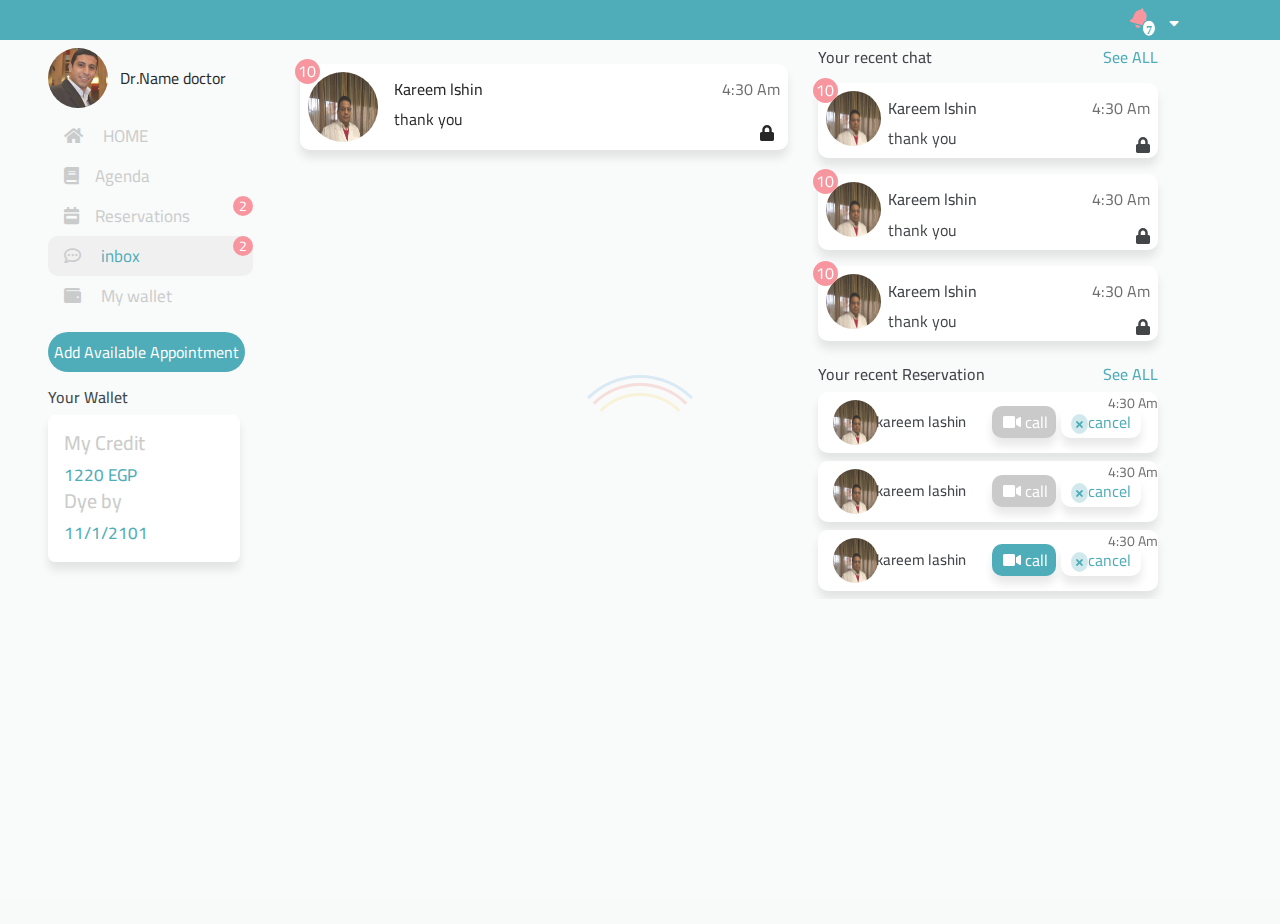
<file: inbox.html>
<!DOCTYPE html>
<html dir="ltr">

<head>
    <!--meta-->
    <meta charset="UTF-8">
    <meta name="description" content="portfolio kareem elsayed ibrahem">
    <meta name="keywords" content="portfolio,kareem,kareem lashin,front-end,Ui developer">
    <meta name="author" content="Kareem Elsayed Ibrahem">
    <meta name="viewport" content="width=device-width, initial-scale=1.0">
    <meta http-equiv="X-UA-Compatible" content="ie=edge">
    <!--fonts-->
    <link href="https://fonts.googleapis.com/css?family=Cairo&display=swap" rel="stylesheet">
    <!--css style-->
    <link rel="stylesheet" href="css/bootstrap.min.css">
    <link rel="stylesheet" href="css/all.min.css">
    <link rel="stylesheet" href="css/owl.carousel.min.css">
    <link rel="stylesheet" href="css/index.css">
    <!--web site title-->
    <title>Doctor app</title>
    <!--favicon-->
    <link rel="icon" type="image/png" sizes="32x32" href="img/favicon-32x32.png">

</head>

<body>
     <div id="splash-screen" class="splash-screen">
          <div class="loader"></div>
      </div>
     <div class="top-offset"></div>

    <div id="box-Add">
        <div class="box-chose-time">
            <div class="title-close px-2 py-2">
                <h6> Add Available Appointment</h6>
            </div>
            <div class="container">

                <div class="row">
                    <div class="col-md-6 pt-3">
                        <h6>Available From</h6>
                        <div class="row ">
                            <div class="col-6">
                                <label for="hours-Available-add">
                                    <select id="hours-Available-add">
                                        <option value="1pm">1pm</option>
                                        <option value="2pm">2pm</option>
                                        <option value="3pm">3pm</option>
                                        <option value="4pm">4pm</option>
                                        <option value="5pm">5pm</option>
                                        <option value="7pm">7pm</option>
                                        <option value="8pm">8pm</option>
                                        <option value="9pm">9pm</option>
                                        <option value="10pm">10pm</option>
                                    </select>
                                </label>
                            </div>
                            <div class="col-6">
                                <label for="min-Available-add">
                                    <select id="min-Available-add">
                                        <option value="1">1</option>
                                        <option value="2">2</option>
                                        <option value="3">3</option>
                                        <option value="4">4</option>
                                        <option value="5">5</option>
                                        <option value="7">7</option>
                                        <option value="8">8</option>
                                        <option value="9">9</option>
                                        <option value="10">10</option>
                                    </select>
                                </label>
                            </div>
                        </div>
                    </div>
                    <div class="col-md-6 pt-3">
                        <h6>To</h6>

                        <div class="row ">
                            <div class="col-6">
                                <label for="hours-to-add">
                                    <select id="hours-to-add">
                                        <option value="1pm">1pm</option>
                                        <option value="2pm">2pm</option>
                                        <option value="3pm">3pm</option>
                                        <option value="4pm">4pm</option>
                                        <option value="5pm">5pm</option>
                                        <option value="7pm">7pm</option>
                                        <option value="8pm">8pm</option>
                                        <option value="9pm">9pm</option>
                                        <option value="10pm">10pm</option>
                                    </select>
                                </label>
                            </div>
                            <div class="col-6">
                                <label for="min-to-add">
                                    <select id="min-to-add">
                                        <option value="1">1</option>
                                        <option value="2">2</option>
                                        <option value="3">3</option>
                                        <option value="4">4</option>
                                        <option value="5">5</option>
                                        <option value="7">7</option>
                                        <option value="8">8</option>
                                        <option value="9">9</option>
                                        <option value="10">10</option>
                                    </select>
                                </label>
                            </div>
                        </div>
                    </div>
                </div>
                <div>
                    <div class="row ">
                        <div class="col-4 mx-auto">
                            <div>
                                <input id="OnlineConsultationAdd" value="Online Consultation" class="radio-custom" name="radio-group-modify" type="radio" checked>
                                <label for="OnlineConsultationAdd" class="radio-custom-label">
                                    <span class="mx-2">Online
                                        consultation</span></label>
                            </div>
                        </div>
                        <div class="col-4 mx-auto">
                            <div></div>
                            <input id="ChatAdd" class="radio-custom" value="chat" name="radio-group-modify" type="radio">
                            <label for="ChatAdd" class="radio-custom-label"><span class="mx-2">Chat
                                </span> </label>
                        </div>

                    </div>
                </div>

            </div>
            <div class="text-center">
                <button id="AddButton" class="my-3 rounded-pill">ADD</button>
            </div>
        </div>

    </div>
    <div class="drop-down-notification px-3 py-2">
        <div class="item-notification bg-white border my-2 py-2">
            <div class="row ">
                <div class="col-2 d-flex  align-items-center justify-content-center">
                    <i class="fas fa-book pl-3"></i>
                </div>
                <div class="col-10">
                    <h6>Agenda</h6>
                    <p>
                        sit amet consectetur adipisicing elit. Ad laudantium neque temporibus itaque

                    </p>
                </div>
            </div>
        </div>
        <div class="item-notification bg-white border my-2 py-2">
            <div class="row  ">
                <div class="col-2 d-flex  align-items-center">
                    <i class="fas fa-book "></i>
                </div>
                <div class="col-10">
                    <h6>Agenda</h6>
                    <p>
                        sit amet consectetur adipisicing elit. Ad laudantium neque temporibus itaque

                    </p>
                </div>
            </div>
        </div>
        <div class="item-notification bg-white border my-2 py-2">
            <div class="row  ">
                <div class="col-2 d-flex  align-items-center">
                    <i class="fas fa-book "></i>
                </div>
                <div class="col-10">
                    <h6>Agenda</h6>
                    <p>
                        sit amet consectetur adipisicing elit. Ad laudantium neque temporibus itaque

                    </p>
                </div>
            </div>
        </div>

        <div class="item-notification bg-white border my-2 py-2">
            <div class="row ">
                <div class="col-2 d-flex  align-items-center">
                    <i class="fas fa-book "></i>
                </div>
                <div class="col-10">
                    <h6>Agenda</h6>
                    <p>
                        sit amet consectetur adipisicing elit. Ad laudantium neque temporibus itaque

                    </p>
                </div>
            </div>
        </div>
    </div>
    <div class="drop-down-setting p-2">
        <ul>
            <li>
                <a href="">
                    <i class="fas fa-sign-out-alt px-2"></i>log out
                </a>
            </li>
            <li><a href="edit profile.html"><i class="fas fa-user-edit px-2"></i>Edit Profile</a></li>
            <li><a href=""><i class="fas fa-sliders-h px-2"></i>Setting</a></li>
        </ul>
    </div>

    <div class="topNav  fixed-top p-2">
        <div class="container login-nav">
            <i class="fas fa-bars pt-1" id="bars"></i>

            <i class="fas fa-bell" id="notification"><span>7</span></i>
            <i class="fas fa-sort-down px-3" id="setting"></i>
        </div>
    </div>
    <div class="clearfix px-5" id="mainPage">
        <nav>
            <div class="side-nav pt-4">
                <div class="container">
                    <div class="row title-doctor">
                        <div class="col-3 "><img src="img/3.jpg" class="img-logo rounded-circle " alt="" srcset=""></div>
                        <div class="col-9 drName px-2">Dr.Name doctor</div>
                    </div>
                </div>
                <div>
                    <div class="nav-links pt-2">
                        <ul>
                            <li><a href="index.html"><i class="fas fa-home px-3"></i> HOME</a></li>
                            <li><a href="agenda.html"><i class="fas fa-book px-3"></i>Agenda</a></li>
                            <li class="notafaction-item"><a href="Reservation.html"><i class="fas fa-calendar-week px-3"></i>Reservations</a>     
                                     <div class="notafaction">2</div>
                            </li>
                            <li class="p-0 activeLink notafaction-item"><a href="inbox.html"><i class="far fa-comment-dots px-3"></i> inbox</a>           
                              <div class="notafaction">2</div>
                           </li>  
                            <li><a href="wallet.html"><i class="fas fa-wallet px-3"></i> My wallet</a></li>
                        </ul>
                    </div>
                    <div>
                        <button class="my-3 py-2 rounded-pill button-add" id="AddAvailableAppointment">Add Available
                            Appointment</button> </div>
                    <div class="">
                        <h6>Your Wallet</h6>
                        <div class="Wallet-nav bg-white shadow w-75 p-3">
                            <h5> My Credit</h5>
                            <p>1220 EGP</p>
                            <h5>Dye by</h5>
                            <p>11/1/2101</p>
                        </div>
                    </div>
                </div>
            </div>
        </nav>
        <main>
            <div class="container">
                <div class="row">

                <div class="col-md-7">
      
                     <div class="recent-chat my-3 p-2  bg-white shadow ">
                         <a href="chat.html" class="chat-inbox">
                     
                             <div class="container">
                                 <div class="row">
                                     <div class="col-2 p-0"><img src="img/1.jpeg " class="img-inbox rounded-circle" alt="" srcset="">
                                     </div>
                                     <div class="col-10 pl-2 pt-2">
                                         <h6>Kareem lshin</h6>
                                         <p>thank you</p>
                                         <div class="time">
                                             4:30 Am
                                         </div>
                                         <div class="state-show">
                                             <i class="fas fa-lock"></i>
                                         </div>
                                     </div>
                                 </div>
                             </div>
                             <div class="countNotification rounded-circle">
                                 10
                             </div>
                         </a>
                     
                     </div>
                     
                </div>
                     
             
                <div class="col-md-5 chat-media">
                    <h6>
                         Your recent chat <span class="getEnd" ><a href="inbox.html">See ALL</a></span></h6>
                     <div class="recent-chat my-3 p-2  bg-white shadow ">
                         <div class="container">
                             <div class="row">
                                 <div class="col-2 p-0"><img src="img/1.jpeg " class="img-logo3 rounded-circle" alt="" srcset="">
                                 </div>
                                 <div class="col-10 pl-2 pt-2">
                                     <h6>Kareem lshin</h6>
                                     <p>thank you</p>
                                     <div class="time">
                                         4:30 Am
                                     </div>
                                     <div class="state-show">
                                         <i class="fas fa-lock"></i>
                                     </div>
                                 </div>
                             </div>
                         </div>
                         <div class="countNotification rounded-circle">
                             10
                         </div>
                     </div>
                     
                     <div class="recent-chat my-3 p-2  bg-white shadow ">
                         <div class="container">
                             <div class="row">
                                 <div class="col-2 p-0"><img src="img/1.jpeg " class="img-logo3 rounded-circle" alt="" srcset="">
                                 </div>
                                 <div class="col-10 pl-2 pt-2">
                                     <h6>Kareem lshin</h6>
                                     <p>thank you</p>
                                     <div class="time">
                                         4:30 Am
                                     </div>
                                     <div class="state-show">
                                         <i class="fas fa-lock"></i>
                                     </div>
                                 </div>
                             </div>
                         </div>
                         <div class="countNotification rounded-circle">
                             10
                         </div>
                     </div>
                     
                     <div class="recent-chat my-3 p-2  bg-white shadow ">
                         <div class="container">
                             <div class="row">
                                 <div class="col-2 p-0"><img src="img/1.jpeg " class="img-logo3 rounded-circle" alt="" srcset="">
                                 </div>
                                 <div class="col-10 pl-2 pt-2">
                                     <h6>Kareem lshin</h6>
                                     <p>thank you</p>
                                     <div class="time">
                                         4:30 Am
                                     </div>
                                     <div class="state-show">
                                         <i class="fas fa-lock"></i>
                                     </div>
                                 </div>
                             </div>
                         </div>
                         <div class="countNotification rounded-circle">
                             10
                         </div>
                     </div>
                     <h6 class="mt-4">
                         Your recent Reservation <span class="getEnd" ><a href="Reservation.html">See ALL</a></span></h6>
                     <div class="col-md-12  my-2">
                         <div class="row item-Reservation bg-white shadow py-2 ">
                             <div class="col-3 pr-0">
                                 <img src="img/1.jpeg " class=" img-logo2 rounded-circle" alt="">
                             </div>
                             <div class="col-4 d-flex align-items-center px-0">
                                 <span class="px-1">kareem lashin</span>
                             </div>
                             <div class="col-5 px-0 d-flex align-items-center justify-content-end px-0">
                                 <button class="py-1 text-center call call-future shadow"><i
                                             class="fas fa-video "></i>call</button>
                                 <button class="bg-white shadow py-1 text-center cancel cancel-box-item"><i
                                             class="fas fa-times  "></i>cancel</button>
                             </div>
                             <div class="time time-Reservation">
                                 4:30 Am
                             </div>
                         </div>
                     </div>
                     <div class="col-md-12  my-2">
                         <div class="row item-Reservation bg-white shadow py-2 ">
                             <div class="col-3 pr-0">
                                 <img src="img/1.jpeg " class=" img-logo2 rounded-circle" alt="">
                             </div>
                             <div class="col-4 d-flex align-items-center px-0">
                                 <span class="px-1">kareem lashin</span>
                             </div>
                             <div class="col-5 px-0 d-flex align-items-center justify-content-end px-0">
                                 <button class="py-1 text-center call call-future shadow"><i
                                         class="fas fa-video "></i>call</button>
                                 <button class="bg-white shadow py-1 text-center cancel cancel-box-item"><i
                                         class="fas fa-times  "></i>cancel</button>
                             </div>
                             <div class="time time-Reservation">
                                 4:30 Am
                             </div>
                         </div>
                     </div>
                     <div class="col-md-12  my-2">
                         <div class="row item-Reservation bg-white shadow py-2 ">
                             <div class="col-3 pr-0">
                                 <img src="img/1.jpeg " class=" img-logo2 rounded-circle" alt="">
                             </div>
                             <div class="col-4 d-flex align-items-center px-0">
                                 <span class="px-1">kareem lashin</span>
                             </div>
                             <div class="col-5 px-0 d-flex align-items-center justify-content-end px-0">
                     
                                 <button class="py-1 text-center call call-tody shadow ">
                                             <a href="video.html">
                                                 <i
                                                 class="fas fa-video "></i>call
                                             </a>
                                         </button>
                                 <button class="bg-white shadow py-1 text-center cancel cancel-box-item"><i
                                         class="fas fa-times"></i>cancel</button>
                             </div>
                             <div class="time time-Reservation">
                                 4:30 Am
                             </div>
                         </div>
                     </div>
                     <div id="box-closeReservations">
                         <i class="fas fa-times buttonClose" id="boxCloseReservations"></i>
                     
                         <div class="box-close">
                             <div class="title-close">
                                 <h6 class="px-2 py-3"> Cancel Reservations?</h6>
                             </div>
                             <p class="px-2 py-1">Are you sure want to cancel this Reservations?</p>
                             <div class="text-right">
                                 <button id="sureCancel" class=" my-3 p-1">Yes,cancel</button>
                                 <button id="backReservations" class=" my-3 mx-2 px-3 py-1">back</button>
                             </div>
                         </div>
                     </div>

               </div>


                </div>
            </div>
        </main>
    </div>
    <script src="js/jquery-3-4-1-min.js"></script>
    <script src="js/owl.carousel.min.js"></script>
    <script src="js/main.js"></script>
</body>

</html>
</file>
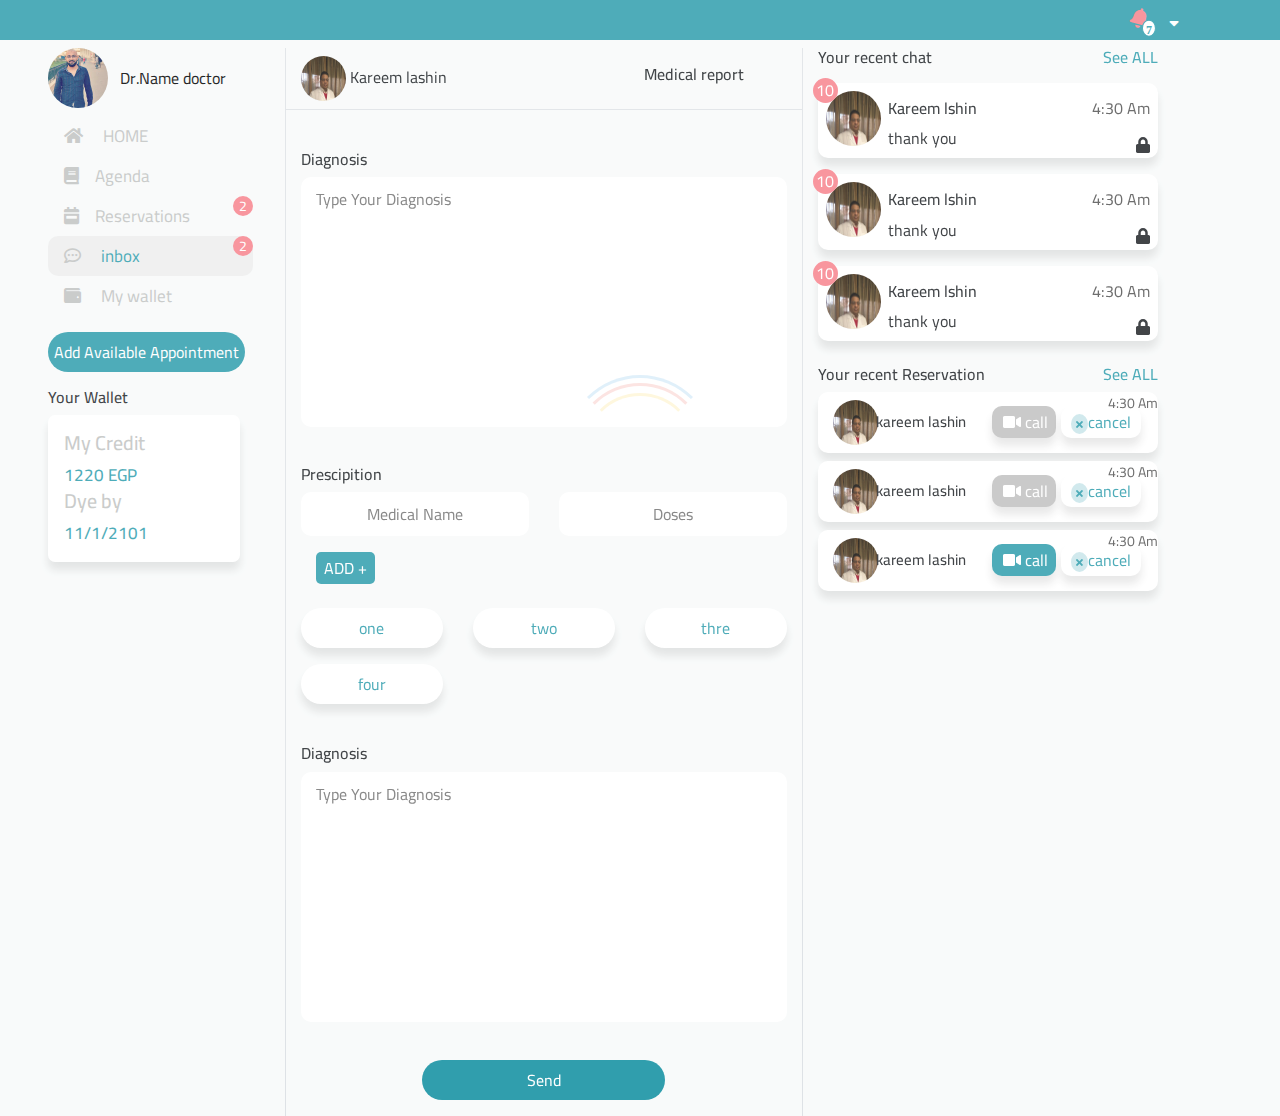
<file: med.html>
<!DOCTYPE html>
<html dir="ltr">

<head>
    <!--meta-->
    <meta charset="UTF-8">
    <meta name="description" content="portfolio kareem elsayed ibrahem">
    <meta name="keywords" content="portfolio,kareem,kareem lashin,front-end,Ui developer">
    <meta name="author" content="Kareem Elsayed Ibrahem">
    <meta name="viewport" content="width=device-width, initial-scale=1.0">
    <meta http-equiv="X-UA-Compatible" content="ie=edge">
    <!--fonts-->
    <link href="https://fonts.googleapis.com/css?family=Cairo&display=swap" rel="stylesheet">
    <!--css style-->
    <link rel="stylesheet" href="css/bootstrap.min.css">
    <link rel="stylesheet" href="css/all.min.css">
    <link rel="stylesheet" href="css/owl.carousel.min.css">
    <link rel="stylesheet" href="css/index.css">
    <!--web site title-->
    <title>Doctor app</title>
    <!--favicon-->
    <link rel="icon" type="image/png" sizes="32x32" href="img/favicon-32x32.png">

</head>

<body>
     <div id="splash-screen" class="splash-screen">
          <div class="loader"></div>
      </div>
     <div class="top-offset"></div>

     <div id="box-Add">
         <div class="box-chose-time">
             <div class="title-close px-2 py-2">
                 <h6> Add Available Appointment</h6>
             </div>
             <div class="container">
 
                 <div class="row">
                     <div class="col-md-6 pt-3">
                         <h6>Available From</h6>
                         <div class="row ">
                             <div class="col-6">
                                 <label for="hours-Available-add">
                                     <select id="hours-Available-add">
                                         <option value="1pm">1pm</option>
                                         <option value="2pm">2pm</option>
                                         <option value="3pm">3pm</option>
                                         <option value="4pm">4pm</option>
                                         <option value="5pm">5pm</option>
                                         <option value="7pm">7pm</option>
                                         <option value="8pm">8pm</option>
                                         <option value="9pm">9pm</option>
                                         <option value="10pm">10pm</option>
                                     </select>
                                 </label>
                             </div>
                             <div class="col-6">
                                 <label for="min-Available-add">
                                     <select id="min-Available-add">
                                         <option value="1">1</option>
                                         <option value="2">2</option>
                                         <option value="3">3</option>
                                         <option value="4">4</option>
                                         <option value="5">5</option>
                                         <option value="7">7</option>
                                         <option value="8">8</option>
                                         <option value="9">9</option>
                                         <option value="10">10</option>
                                     </select>
                                 </label>
                             </div>
                         </div>
                     </div>
                     <div class="col-md-6 pt-3">
                         <h6>To</h6>
 
                         <div class="row ">
                             <div class="col-6">
                                 <label for="hours-to-add">
                                     <select id="hours-to-add">
                                         <option value="1pm">1pm</option>
                                         <option value="2pm">2pm</option>
                                         <option value="3pm">3pm</option>
                                         <option value="4pm">4pm</option>
                                         <option value="5pm">5pm</option>
                                         <option value="7pm">7pm</option>
                                         <option value="8pm">8pm</option>
                                         <option value="9pm">9pm</option>
                                         <option value="10pm">10pm</option>
                                     </select>
                                 </label>
                             </div>
                             <div class="col-6">
                                 <label for="min-to-add">
                                     <select id="min-to-add">
                                         <option value="1">1</option>
                                         <option value="2">2</option>
                                         <option value="3">3</option>
                                         <option value="4">4</option>
                                         <option value="5">5</option>
                                         <option value="7">7</option>
                                         <option value="8">8</option>
                                         <option value="9">9</option>
                                         <option value="10">10</option>
                                     </select>
                                 </label>
                             </div>
                         </div>
                     </div>
                 </div>
                 <div>
                     <div class="row ">
                         <div class="col-4 mx-auto">
                             <div>
                                 <input id="OnlineConsultationAdd" value="Online Consultation" class="radio-custom" name="radio-group-modify" type="radio" checked>
                                 <label for="OnlineConsultationAdd" class="radio-custom-label">
                                     <span class="mx-2">Online
                                         consultation</span></label>
                             </div>
                         </div>
                         <div class="col-4 mx-auto">
                             <div></div>
                             <input id="ChatAdd" class="radio-custom" value="chat" name="radio-group-modify" type="radio">
                             <label for="ChatAdd" class="radio-custom-label"><span class="mx-2">Chat
                                 </span> </label>
                         </div>
 
                     </div>
                 </div>
 
             </div>
             <div class="text-center">
                 <button id="AddButton" class="my-3 rounded-pill">ADD</button>
             </div>
         </div>
 
     </div>
    <div class="drop-down-notification px-3 py-2">
        <div class="item-notification bg-white border my-2 py-2">
            <div class="row ">
                <div class="col-2 d-flex  align-items-center">
                    <i class="fas fa-book "></i>
                </div>
                <div class="col-10">
                    <p>Agenda</p>
                    <p>
                        sit amet consectetur adipisicing elit. Ad laudantium neque temporibus itaque

                    </p>
                </div>
            </div>
        </div>
        <div class="item-notification bg-white border my-2 py-2">
            <div class="row  ">
                <div class="col-1 d-flex  align-items-center">
                    <i class="fas fa-book "></i>
                </div>
                <div class="col-11">
                    <p>Agenda</p>
                    <p>
                        sit amet consectetur adipisicing elit. Ad laudantium neque temporibus itaque

                    </p>
                </div>
            </div>
        </div>
        <div class="item-notification bg-white border my-2 py-2">
            <div class="row  ">
                <div class="col-2 d-flex  align-items-center justify-content-center">
                    <i class="fas fa-book "></i>
                </div>
                <div class="col-10">
                    <p>Agenda</p>
                    <p>
                        sit amet consectetur adipisicing elit. Ad laudantium neque temporibus itaque

                    </p>
                </div>
            </div>
        </div>

        <div class="item-notification bg-white border my-2 py-2">
            <div class="row ">
                <div class="col-2 d-flex  align-items-center">
                    <i class="fas fa-book "></i>
                </div>
                <div class="col-10">
                    <p>Agenda</p>
                    <p>
                        sit amet consectetur adipisicing elit. Ad laudantium neque temporibus itaque

                    </p>
                </div>
            </div>
        </div>
    </div>
    <div class="drop-down-setting p-2">
        <ul>
            <li>
                <a href="">
                    <i class="fas fa-sign-out-alt px-2"></i>log out
                </a>
            </li>
            <li><a href="edit profile.html"><i class="fas fa-user-edit px-2"></i>Edit Profile</a></li>
            <li><a href=""><i class="fas fa-sliders-h px-2"></i>Setting</a></li>
        </ul>
    </div>

    <div class="topNav  fixed-top p-2">
        <div class="container login-nav">
            <i class="fas fa-bars pt-1" id="bars"></i>

            <i class="fas fa-bell" id="notification"><span>7</span></i>
            <i class="fas fa-sort-down px-3" id="setting"></i>
        </div>
    </div>
    <div class="clearfix px-5" id="mainPage">
     <nav>
          <div class="side-nav pt-4">
              <div class="container">
                  <div class="row title-doctor">
                      <div class="col-3 "><img src="img/5.jpg" class="img-logo rounded-circle " alt="" srcset=""></div>
                      <div class="col-9 drName px-2">Dr.Name doctor</div>
                  </div>
              </div>
              <div>
                  <div class="nav-links pt-2">
                      <ul>
                          <li><a href="index.html"><i class="fas fa-home px-3"></i> HOME</a></li>
                          <li><a href="agenda.html"><i class="fas fa-book px-3"></i>Agenda</a></li>
                          <li class="notafaction-item"><a href="Reservation.html"><i class="fas fa-calendar-week px-3"></i>Reservations</a>     
                                   <div class="notafaction">2</div>
                          </li>
                          <li class="p-0 activeLink notafaction-item"><a href="inbox.html"><i class="far fa-comment-dots px-3"></i> inbox</a>           
                              <div class="notafaction">2</div>
                           </li>  
                          <li><a href="wallet.html"><i class="fas fa-wallet px-3"></i> My wallet</a></li>
                      </ul>
                  </div>
                  <div>
                      <button class="my-3 py-2 rounded-pill button-add" id="AddAvailableAppointment">Add Available
                          Appointment</button> </div>
                  <div class="">
                      <h6>Your Wallet</h6>
                      <div class="Wallet-nav bg-white shadow w-75 p-3">
                          <h5> My Credit</h5>
                          <p>1220 EGP</p>
                          <h5>Dye by</h5>
                          <p>11/1/2101</p>
                      </div>
                  </div>
              </div>
          </div>
      </nav>
        <main>
            <div class="container">
                <div class="row">

                    <div class="col-md-7 " id="med">
                        <div class="row  border-left border-right border-bottom py-2">
                            <div class="col-7 ">
                                <img src="img/1.jpeg" class="img-logo2 rounded-circle" alt="" srcset="">
                                <span>Kareem lashin</span>
                            </div>
                            <div class="col-5  d-flex  align-items-center p-0">
                                <h6 class="text-center w-100">Medical report</h6>
                            </div>
                        </div>
                        <div class="row pt-4 border-left border-right">
                            <div class="col-md-12 my-3">
                                <h6>Diagnosis</h6>
                                <textarea placeholder="Type Your Diagnosis" name="" class="w-100" id="" cols="30" rows="10"></textarea>
                            </div>
                            <div class="col-md-12 my-3">
                                <h6>Prescipition</h6>
                                <div class="row">
                                    <div class="col-6 inputs-med">
                                        <input type="text" id="medicalName" placeholder="Medical Name" class="w-100 inp" required>
                                    </div>
                                    <div class="col-6 inputs-med">
                                        <input type="text" id="Doses" required class="w-100 inp" placeholder="Doses">

                                    </div>
                                </div>
                                <div class="col-12 my-3">
                                    <button id="addMedical" disabled class="py-1 px-2">ADD +</button>
                                </div>
                                <div class="row">
                                    <div class="col-md-12">
                                        <div class="row" id="itemMed">

                                        </div>

                                    </div>
                                </div>
                            </div>
                            <div class="col-md-12 my-3">
                                <h6>Diagnosis</h6>
                                <textarea placeholder="Type Your Diagnosis" name="" class="w-100" id="" cols="30" rows="10"></textarea>
                            </div>
                            <div class="col-md-12 my-3 text-center">
                                <button id="send" class="w-50 rounded-pill py-2 text-center">Send</button>
                            </div>
                        </div>
                    </div>
                    <div class="col-md-5 chat-media">
                         <h6>
                              Your recent chat <span class="getEnd" ><a href="inbox.html">See ALL</a></span></h6>
                          <div class="recent-chat my-3 p-2  bg-white shadow ">
                              <div class="container">
                                  <div class="row">
                                      <div class="col-2 p-0"><img src="img/1.jpeg " class="img-logo3 rounded-circle" alt="" srcset="">
                                      </div>
                                      <div class="col-10 pl-2 pt-2">
                                          <h6>Kareem lshin</h6>
                                          <p>thank you</p>
                                          <div class="time">
                                              4:30 Am
                                          </div>
                                          <div class="state-show">
                                              <i class="fas fa-lock"></i>
                                          </div>
                                      </div>
                                  </div>
                              </div>
                              <div class="countNotification rounded-circle">
                                  10
                              </div>
                          </div>
                          
                          <div class="recent-chat my-3 p-2  bg-white shadow ">
                              <div class="container">
                                  <div class="row">
                                      <div class="col-2 p-0"><img src="img/1.jpeg " class="img-logo3 rounded-circle" alt="" srcset="">
                                      </div>
                                      <div class="col-10 pl-2 pt-2">
                                          <h6>Kareem lshin</h6>
                                          <p>thank you</p>
                                          <div class="time">
                                              4:30 Am
                                          </div>
                                          <div class="state-show">
                                              <i class="fas fa-lock"></i>
                                          </div>
                                      </div>
                                  </div>
                              </div>
                              <div class="countNotification rounded-circle">
                                  10
                              </div>
                          </div>
                          
                          <div class="recent-chat my-3 p-2  bg-white shadow ">
                              <div class="container">
                                  <div class="row">
                                      <div class="col-2 p-0"><img src="img/1.jpeg " class="img-logo3 rounded-circle" alt="" srcset="">
                                      </div>
                                      <div class="col-10 pl-2 pt-2">
                                          <h6>Kareem lshin</h6>
                                          <p>thank you</p>
                                          <div class="time">
                                              4:30 Am
                                          </div>
                                          <div class="state-show">
                                              <i class="fas fa-lock"></i>
                                          </div>
                                      </div>
                                  </div>
                              </div>
                              <div class="countNotification rounded-circle">
                                  10
                              </div>
                          </div>
                          <h6 class="mt-4">
                              Your recent Reservation <span class="getEnd" ><a href="Reservation.html">See ALL</a></span></h6>
                          <div class="col-md-12  my-2">
                              <div class="row item-Reservation bg-white shadow py-2 ">
                                  <div class="col-3 pr-0">
                                      <img src="img/1.jpeg " class=" img-logo2 rounded-circle" alt="">
                                  </div>
                                  <div class="col-4 d-flex align-items-center px-0">
                                      <span class="px-1">kareem lashin</span>
                                  </div>
                                  <div class="col-5 px-0 d-flex align-items-center justify-content-end px-0">
                                      <button class="py-1 text-center call call-future shadow"><i
                                                  class="fas fa-video "></i>call</button>
                                      <button class="bg-white shadow py-1 text-center cancel cancel-box-item"><i
                                                  class="fas fa-times  "></i>cancel</button>
                                  </div>
                                  <div class="time time-Reservation">
                                      4:30 Am
                                  </div>
                              </div>
                          </div>
                          <div class="col-md-12  my-2">
                              <div class="row item-Reservation bg-white shadow py-2 ">
                                  <div class="col-3 pr-0">
                                      <img src="img/1.jpeg " class=" img-logo2 rounded-circle" alt="">
                                  </div>
                                  <div class="col-4 d-flex align-items-center px-0">
                                      <span class="px-1">kareem lashin</span>
                                  </div>
                                  <div class="col-5 px-0 d-flex align-items-center justify-content-end px-0">
                                      <button class="py-1 text-center call call-future shadow"><i
                                              class="fas fa-video "></i>call</button>
                                      <button class="bg-white shadow py-1 text-center cancel cancel-box-item"><i
                                              class="fas fa-times  "></i>cancel</button>
                                  </div>
                                  <div class="time time-Reservation">
                                      4:30 Am
                                  </div>
                              </div>
                          </div>
                          <div class="col-md-12  my-2">
                              <div class="row item-Reservation bg-white shadow py-2 ">
                                  <div class="col-3 pr-0">
                                      <img src="img/1.jpeg " class=" img-logo2 rounded-circle" alt="">
                                  </div>
                                  <div class="col-4 d-flex align-items-center px-0">
                                      <span class="px-1">kareem lashin</span>
                                  </div>
                                  <div class="col-5 px-0 d-flex align-items-center justify-content-end px-0">
                          
                                      <button class="py-1 text-center call call-tody shadow ">
                                                  <a href="video.html">
                                                      <i
                                                      class="fas fa-video "></i>call
                                                  </a>
                                              </button>
                                      <button class="bg-white shadow py-1 text-center cancel cancel-box-item"><i
                                              class="fas fa-times"></i>cancel</button>
                                  </div>
                                  <div class="time time-Reservation">
                                      4:30 Am
                                  </div>
                              </div>
                          </div>
                          <div id="box-closeReservations">
                              <i class="fas fa-times buttonClose" id="boxCloseReservations"></i>
                          
                              <div class="box-close">
                                  <div class="title-close">
                                      <h6 class="px-2 py-3"> Cancel Reservations?</h6>
                                  </div>
                                  <p class="px-2 py-1">Are you sure want to cancel this Reservations?</p>
                                  <div class="text-right">
                                      <button id="sureCancel" class=" my-3 p-1">Yes,cancel</button>
                                      <button id="backReservations" class=" my-3 mx-2 px-3 py-1">back</button>
                                  </div>
                              </div>
                          </div>

                    </div>


                </div>
            </div>
        </main>
    </div>
    <script src="js/jquery-3-4-1-min.js"></script>
    <script src="js/owl.carousel.min.js"></script>
    <script src="js/main.js"></script>
    <script src="js/add-medical.js"></script>
</body>

</html>
</file>
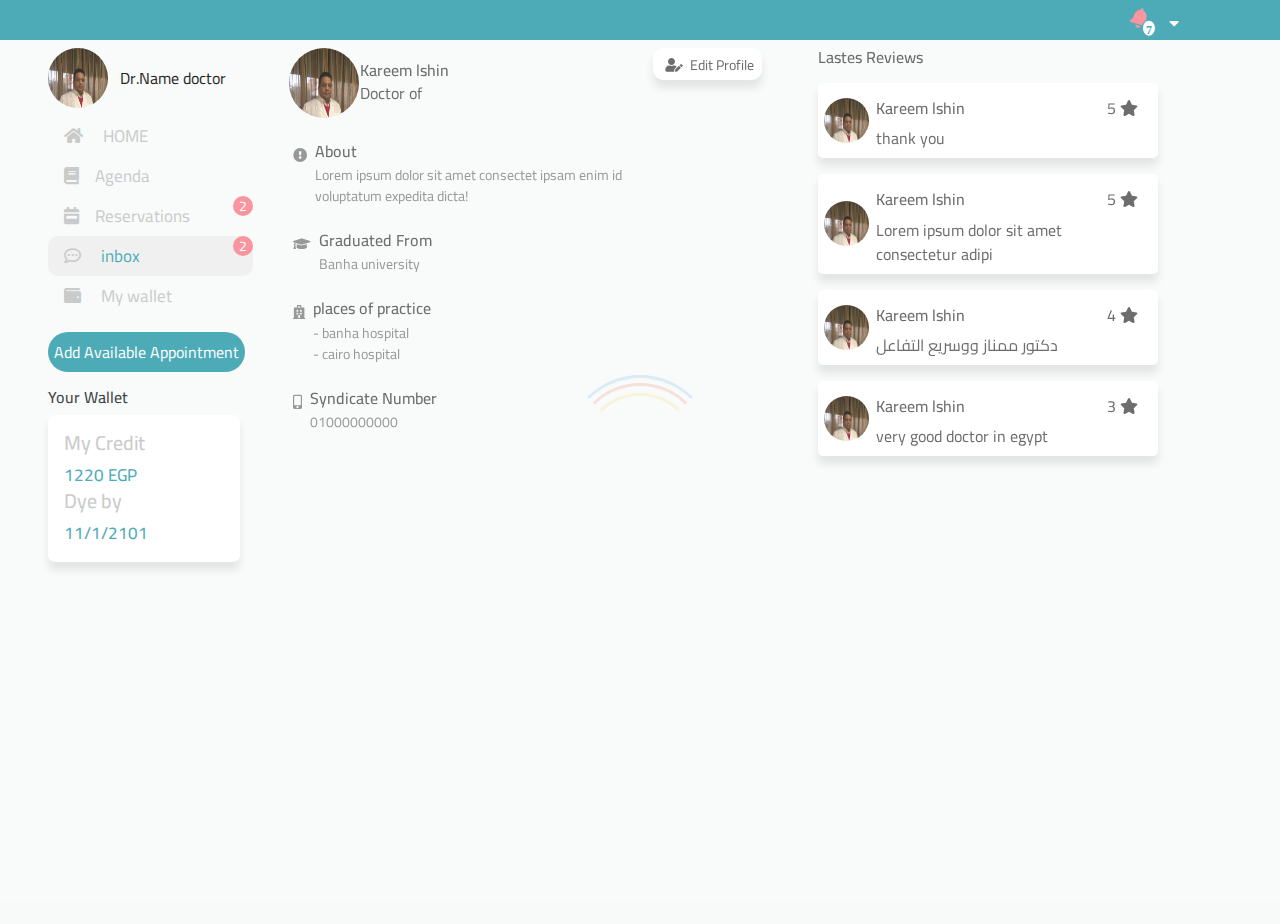
<file: profile.html>
<!DOCTYPE html>
<html dir="ltr">

<head>
    <!--meta-->
    <meta charset="UTF-8">
    <meta name="description" content="portfolio kareem elsayed ibrahem">
    <meta name="keywords" content="portfolio,kareem,kareem lashin,front-end,Ui developer">
    <meta name="author" content="Kareem Elsayed Ibrahem">
    <meta name="viewport" content="width=device-width, initial-scale=1.0">
    <meta http-equiv="X-UA-Compatible" content="ie=edge">
    <!--fonts-->
    <link href="https://fonts.googleapis.com/css?family=Cairo&display=swap" rel="stylesheet">
    <!--css style-->
    <link rel="stylesheet" href="css/bootstrap.min.css">
    <link rel="stylesheet" href="css/all.min.css">
    <link rel="stylesheet" href="css/owl.carousel.min.css">
    <link rel="stylesheet" href="css/index.css">
    <!--web site title-->
    <title>Doctor app</title>
    <!--favicon-->
    <link rel="icon" type="image/png" sizes="32x32" href="img/favicon-32x32.png">

</head>

<body>
     <div id="splash-screen" class="splash-screen">
          <div class="loader"></div>
      </div>
    <div id="box-Add">
        <div class="box-chose-time">
            <div class="title-close px-2 py-2">
                <h6> Add Available Appointment</h6>
            </div>
            <div class="container">

                <div class="row">
                    <div class="col-md-6 pt-3">
                        <h6>Available From</h6>
                        <div class="row ">
                            <div class="col-6">
                                <label for="hours-Available-add">
                                    <select id="hours-Available-add">
                                        <option value="1pm">1pm</option>
                                        <option value="2pm">2pm</option>
                                        <option value="3pm">3pm</option>
                                        <option value="4pm">4pm</option>
                                        <option value="5pm">5pm</option>
                                        <option value="7pm">7pm</option>
                                        <option value="8pm">8pm</option>
                                        <option value="9pm">9pm</option>
                                        <option value="10pm">10pm</option>
                                    </select>
                                </label>
                            </div>
                            <div class="col-6">
                                <label for="min-Available-add">
                                    <select id="min-Available-add">
                                        <option value="1">1</option>
                                        <option value="2">2</option>
                                        <option value="3">3</option>
                                        <option value="4">4</option>
                                        <option value="5">5</option>
                                        <option value="7">7</option>
                                        <option value="8">8</option>
                                        <option value="9">9</option>
                                        <option value="10">10</option>
                                    </select>
                                </label>
                            </div>
                        </div>
                    </div>
                    <div class="col-md-6 pt-3">
                        <h6>To</h6>

                        <div class="row ">
                            <div class="col-6">
                                <label for="hours-to-add">
                                    <select id="hours-to-add">
                                        <option value="1pm">1pm</option>
                                        <option value="2pm">2pm</option>
                                        <option value="3pm">3pm</option>
                                        <option value="4pm">4pm</option>
                                        <option value="5pm">5pm</option>
                                        <option value="7pm">7pm</option>
                                        <option value="8pm">8pm</option>
                                        <option value="9pm">9pm</option>
                                        <option value="10pm">10pm</option>
                                    </select>
                                </label>
                            </div>
                            <div class="col-6">
                                <label for="min-to-add">
                                    <select id="min-to-add">
                                        <option value="1">1</option>
                                        <option value="2">2</option>
                                        <option value="3">3</option>
                                        <option value="4">4</option>
                                        <option value="5">5</option>
                                        <option value="7">7</option>
                                        <option value="8">8</option>
                                        <option value="9">9</option>
                                        <option value="10">10</option>
                                    </select>
                                </label>
                            </div>
                        </div>
                    </div>
                </div>
                <div>
                    <div class="row ">
                        <div class="col-4 mx-auto">
                            <div>
                                <input id="OnlineConsultationAdd" value="Online Consultation" class="radio-custom" name="radio-group-modify" type="radio" checked>
                                <label for="OnlineConsultationAdd" class="radio-custom-label">
                                    <span class="mx-2">Online
                                        consultation</span></label>
                            </div>
                        </div>
                        <div class="col-4 mx-auto">
                            <div></div>
                            <input id="ChatAdd" class="radio-custom" value="chat" name="radio-group-modify" type="radio">
                            <label for="ChatAdd" class="radio-custom-label"><span class="mx-2">Chat
                                </span> </label>
                        </div>

                    </div>
                </div>

            </div>
            <div class="text-center">
                <button id="AddButton" class="my-3 rounded-pill">ADD</button>
            </div>
        </div>

    </div>
    <div class="drop-down-notification px-3 py-2">
        <div class="item-notification bg-white border my-2 py-2">
            <div class="row ">
                <div class="col-2 d-flex  align-items-center">
                    <i class="fas fa-book "></i>
                </div>
                <div class="col-10">
                    <h6>Agenda</h6>
                    <p>
                        sit amet consectetur adipisicing elit. Ad laudantium neque temporibus itaque

                    </p>
                </div>
            </div>
        </div>
        <div class="item-notification bg-white border my-2 py-2">
            <div class="row  ">
                <div class="col-2 d-flex  align-items-center">
                    <i class="fas fa-book "></i>
                </div>
                <div class="col-10">
                    <h6>Agenda</h6>
                    <p>
                        sit amet consectetur adipisicing elit. Ad laudantium neque temporibus itaque

                    </p>
                </div>
            </div>
        </div>
        <div class="item-notification bg-white border my-2 py-2">
            <div class="row  ">
                <div class="col-2 d-flex  align-items-center">
                    <i class="fas fa-book "></i>
                </div>
                <div class="col-10">
                    <h6>Agenda</h6>
                    <p>
                        sit amet consectetur adipisicing elit. Ad laudantium neque temporibus itaque

                    </p>
                </div>
            </div>
        </div>

        <div class="item-notification bg-white border my-2 py-2">
            <div class="row ">
                <div class="col-2 d-flex  align-items-center">
                    <i class="fas fa-book "></i>
                </div>
                <div class="col-10">
                    <h6>Agenda</h6>
                    <p>
                        sit amet consectetur adipisicing elit. Ad laudantium neque temporibus itaque

                    </p>
                </div>
            </div>
        </div>
    </div>
    <div class="drop-down-setting p-2">
        <ul>
            <li>
                <a href="">
                    <i class="fas fa-sign-out-alt px-2"></i>log out
                </a>
            </li>
            <li><a href="edit profile.html"><i class="fas fa-user-edit px-2"></i>Edit Profile</a></li>
            <li><a href=""><i class="fas fa-sliders-h px-2"></i>Setting</a></li>
        </ul>
    </div>

    <div class="topNav  fixed-top p-2">
        <div class="container login-nav">
            <i class="fas fa-bars pt-1" id="bars"></i>

            <i class="fas fa-bell" id="notification"><span>7</span></i>
            <i class="fas fa-sort-down px-3" id="setting"></i>
        </div>
    </div>
    <div class="clearfix px-5" id="mainPage">
     <nav>
          <div class="side-nav pt-4">
              <div class="container">
                  <div class="row title-doctor">
                      <div class="col-3 "><img src="img/1.jpeg" class="img-logo rounded-circle " alt="" srcset=""></div>
                      <div class="col-9 drName px-2">Dr.Name doctor</div>
                  </div>
              </div>
              <div>
                  <div class="nav-links pt-2">
                      <ul>
                          <li><a href="index.html"><i class="fas fa-home px-3"></i> HOME</a></li>
                          <li><a href="agenda.html"><i class="fas fa-book px-3"></i>Agenda</a></li>
                          <li class="notafaction-item"><a href="Reservation.html"><i class="fas fa-calendar-week px-3"></i>Reservations</a>     
                                   <div class="notafaction">2</div>
                          </li>
                          <li class="p-0 activeLink notafaction-item"><a href="inbox.html"><i class="far fa-comment-dots px-3"></i> inbox</a>           
                              <div class="notafaction">2</div>
                           </li>  
                          <li><a href="wallet.html"><i class="fas fa-wallet px-3"></i> My wallet</a></li>
                      </ul>
                  </div>
                  <div>
                      <button class="my-3 py-2 rounded-pill button-add" id="AddAvailableAppointment">Add Available
                          Appointment</button> </div>
                  <div class="">
                      <h6>Your Wallet</h6>
                      <div class="Wallet-nav bg-white shadow w-75 p-3">
                          <h5> My Credit</h5>
                          <p>1220 EGP</p>
                          <h5>Dye by</h5>
                          <p>11/1/2101</p>
                      </div>
                  </div>
              </div>
          </div>
      </nav>
        <main>
            <div class="container">
                <div class="row profile ">
                    <div class="col-md-7">
                        <div class="row  profile">
                            <div class="col-2 px-1 text-center">
                                <img src="img/1.jpeg" class="img-profile  rounded-circle" alt="" srcset="">
                            </div>
                            <div class="col-10 p-2 d-flex align-items-center">
                                <div>
                                    <h6 class="my-0 py-0">Kareem lshin</h6>
                                    <div>Doctor of</div>
                                    <div class="edit-profile-doctor  py-1 px-2  bg-white shadow">
                                        <a href="edit profile.html">
                                            <i class="fas fa-user-edit px-1"></i> Edit Profile
                                        </a>
                                    </div>
                                </div>

                            </div>
                        </div>
                        <div class="pt-4 d-flex docor-our row">
                            <div>
                                <i class="fas fa-exclamation-circle px-2"></i>
                            </div>
                            <div>
                                <h6 class="my-0 p-0 pb-1">About </h6>
                                <p class=" w-75 "> Lorem ipsum dolor sit amet consectet ipsam enim id voluptatum expedita dicta!
                                </p>

                            </div>
                        </div>
                        <div class="pt-4 d-flex docor-our row">
                            <div>
                                <i class="fas fa-graduation-cap px-2"></i> </div>
                            <div>
                                <h6 class="my-0 p-0 pb-1">Graduated From</h6>
                                <p class=" "> Banha university
                                </p>

                            </div>
                        </div>
                        <div class="pt-4 d-flex docor-our row">
                            <div>
                                <i class="fas fa-hospital px-2"></i> </div>
                            <div>
                                <h6 class="my-0 p-0 pb-1">places of practice</h6>
                                <ul>
                                    <li>- banha hospital</li>
                                    <li>- cairo hospital</li>
                                </ul>

                            </div>
                        </div>
                        <div class="pt-4 d-flex docor-our row">
                            <div>
                                <i class="fas fa-mobile-alt px-2"></i> </div>
                            <div>
                                <h6 class="my-0 p-0 pb-1">Syndicate Number </h6>
                                <p>01000000000</p>

                            </div>
                        </div>
                    </div>

                    <div class="col-md-5 chat-media">
                        <h6>Lastes Reviews</h6>
                        <div class="lastes-reviews my-3 p-2  bg-white shadow ">
                            <div class="container">
                                <div class="row">
                                    <div class="col-2 p-0 d-flex justify-content-center align-items-center">
                                         <img src="img/1.jpeg" class="img-logo2 rounded-circle " alt="" srcset="">
                                    </div>
                                    <div class="col-10 pl-2 pt-2">
                                        <h6>Kareem lshin</h6>
                                        <p>thank you</p>
                                        <div class="rate-doctor time">
                                            5 <i class="fas fa-star"></i>
                                        </div>

                                    </div>
                                </div>
                            </div>

                        </div>
                        <div class="lastes-reviews my-3 p-2  bg-white shadow ">
                            <div class="container">
                                <div class="row">
                                    <div class="col-2 p-0 d-flex justify-content-center align-items-center">
                                        <img src="img/1.jpeg" class="img-logo2 rounded-circle " alt="" srcset="">
                                   </div>
                                    <div class="col-10 pl-2 pt-2">
                                        <h6>Kareem lshin</h6>
                                        <p>Lorem ipsum dolor sit amet consectetur adipi</p>
                                        <div class="rate-doctor time">
                                            5 <i class="fas fa-star"></i>
                                        </div>

                                    </div>
                                </div>
                            </div>

                        </div>
                        <div class="lastes-reviews my-3 p-2  bg-white shadow ">
                            <div class="container">
                                <div class="row">
                                    <div class="col-2 p-0 d-flex justify-content-center align-items-center">
                                        <img src="img/1.jpeg" class="img-logo2 rounded-circle " alt="" srcset="">
                                   </div>
                                    <div class="col-10 pl-2 pt-2">
                                        <h6>Kareem lshin</h6>
                                        <p>دكتور ممناز ووسريع التفاعل</p>
                                        <div class="rate-doctor time">
                                            4 <i class="fas fa-star"></i>
                                        </div>

                                    </div>
                                </div>
                            </div>

                        </div>
                        <div class="lastes-reviews my-3 p-2  bg-white shadow ">
                            <div class="container">
                                <div class="row">
                                    <div class="col-2 p-0 d-flex justify-content-center align-items-center">
                                        <img src="img/1.jpeg" class="img-logo2 rounded-circle " alt="" srcset="">
                                   </div>
                                    <div class="col-10 pl-2 pt-2">
                                        <h6>Kareem lshin</h6>
                                        <p>very good doctor in egypt </p>
                                        <div class="rate-doctor time">
                                            3 <i class="fas fa-star"></i>
                                        </div>

                                    </div>
                                </div>
                            </div>

                        </div>


                    </div>


                </div>
            </div>
        </main>
    </div>
    <script src="js/jquery-3-4-1-min.js"></script>
    <script src="js/owl.carousel.min.js"></script>
    <script src="js/main.js"></script>
</body>

</html>
</file>
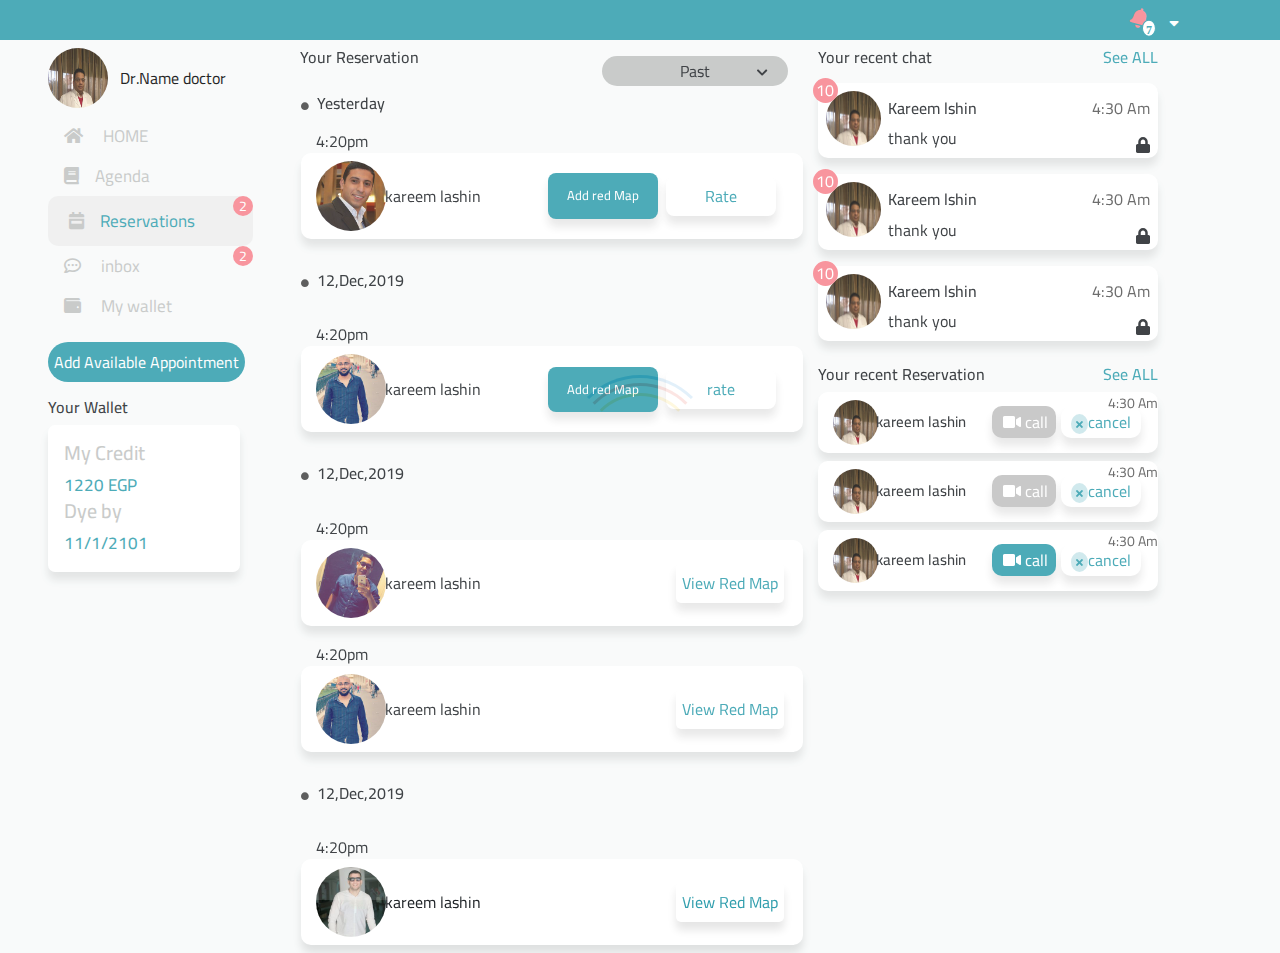
<file: Reservation-past.html>
<!DOCTYPE html>
<html dir="ltr">

<head>
    <!--meta-->
    <meta charset="UTF-8">
    <meta name="description" content="portfolio kareem elsayed ibrahem">
    <meta name="keywords" content="portfolio,kareem,kareem lashin,front-end,Ui developer">
    <meta name="author" content="Kareem Elsayed Ibrahem">
    <meta name="viewport" content="width=device-width, initial-scale=1.0">
    <meta http-equiv="X-UA-Compatible" content="ie=edge">
    <!--fonts-->
    <link href="https://fonts.googleapis.com/css?family=Cairo&display=swap" rel="stylesheet">
    <!--css style-->
    <link rel="stylesheet" href="css/bootstrap.min.css">
    <link rel="stylesheet" href="css/all.min.css">
    <link rel="stylesheet" href="css/owl.carousel.min.css">
    <link rel="stylesheet" href="css/index.css">
    <!--web site title-->
    <title>Doctor app</title>
    <!--favicon-->
    <link rel="icon" type="image/png" sizes="32x32" href="img/favicon-32x32.png">

</head>

<body>
     <div id="splash-screen" class="splash-screen">
          <div class="loader"></div>
      </div>
     <div class="top-offset"></div>

     <div id="box-Add">
         <div class="box-chose-time">
             <div class="title-close px-2 py-2">
                 <h6> Add Available Appointment</h6>
             </div>
             <div class="container">
 
                 <div class="row">
                     <div class="col-md-6 pt-3">
                         <h6>Available From</h6>
                         <div class="row ">
                             <div class="col-6">
                                 <label for="hours-Available-add">
                                     <select id="hours-Available-add">
                                         <option value="1pm">1pm</option>
                                         <option value="2pm">2pm</option>
                                         <option value="3pm">3pm</option>
                                         <option value="4pm">4pm</option>
                                         <option value="5pm">5pm</option>
                                         <option value="7pm">7pm</option>
                                         <option value="8pm">8pm</option>
                                         <option value="9pm">9pm</option>
                                         <option value="10pm">10pm</option>
                                     </select>
                                 </label>
                             </div>
                             <div class="col-6">
                                 <label for="min-Available-add">
                                     <select id="min-Available-add">
                                         <option value="1">1</option>
                                         <option value="2">2</option>
                                         <option value="3">3</option>
                                         <option value="4">4</option>
                                         <option value="5">5</option>
                                         <option value="7">7</option>
                                         <option value="8">8</option>
                                         <option value="9">9</option>
                                         <option value="10">10</option>
                                     </select>
                                 </label>
                             </div>
                         </div>
                     </div>
                     <div class="col-md-6 pt-3">
                         <h6>To</h6>
 
                         <div class="row ">
                             <div class="col-6">
                                 <label for="hours-to-add">
                                     <select id="hours-to-add">
                                         <option value="1pm">1pm</option>
                                         <option value="2pm">2pm</option>
                                         <option value="3pm">3pm</option>
                                         <option value="4pm">4pm</option>
                                         <option value="5pm">5pm</option>
                                         <option value="7pm">7pm</option>
                                         <option value="8pm">8pm</option>
                                         <option value="9pm">9pm</option>
                                         <option value="10pm">10pm</option>
                                     </select>
                                 </label>
                             </div>
                             <div class="col-6">
                                 <label for="min-to-add">
                                     <select id="min-to-add">
                                         <option value="1">1</option>
                                         <option value="2">2</option>
                                         <option value="3">3</option>
                                         <option value="4">4</option>
                                         <option value="5">5</option>
                                         <option value="7">7</option>
                                         <option value="8">8</option>
                                         <option value="9">9</option>
                                         <option value="10">10</option>
                                     </select>
                                 </label>
                             </div>
                         </div>
                     </div>
                 </div>
                 <div>
                     <div class="row ">
                         <div class="col-4 mx-auto">
                             <div>
                                 <input id="OnlineConsultationAdd" value="Online Consultation" class="radio-custom" name="radio-group-modify" type="radio" checked>
                                 <label for="OnlineConsultationAdd" class="radio-custom-label">
                                     <span class="mx-2">Online
                                         consultation</span></label>
                             </div>
                         </div>
                         <div class="col-4 mx-auto">
                             <div></div>
                             <input id="ChatAdd" class="radio-custom" value="chat" name="radio-group-modify" type="radio">
                             <label for="ChatAdd" class="radio-custom-label"><span class="mx-2">Chat
                                 </span> </label>
                         </div>
 
                     </div>
                 </div>
 
             </div>
             <div class="text-center">
                 <button id="AddButton" class="my-3 rounded-pill">ADD</button>
             </div>
         </div>
 
     </div>
    <div class="drop-down-notification px-3 py-2">
        <div class="item-notification bg-white border my-2 py-2">
            <div class="row ">
                <div class="col-2 d-flex  align-items-center">
                    <i class="fas fa-book "></i>
                </div>
                <div class="col-10">
                    <p>Agenda</p>
                    <p>
                        sit amet consectetur adipisicing elit. Ad laudantium neque temporibus itaque

                    </p>
                </div>
            </div>
        </div>
        <div class="item-notification bg-white border my-2 py-2">
            <div class="row  ">
                <div class="col-2 d-flex  align-items-center">
                    <i class="fas fa-book "></i>
                </div>
                <div class="col-10">
                    <p>Agenda</p>
                    <p>
                        sit amet consectetur adipisicing elit. Ad laudantium neque temporibus itaque

                    </p>
                </div>
            </div>
        </div>
        <div class="item-notification bg-white border my-2 py-2">
            <div class="row  ">
                <div class="col-2 d-flex  align-items-center">
                    <i class="fas fa-book "></i>
                </div>
                <div class="col-10">
                    <p>Agenda</p>
                    <p>
                        sit amet consectetur adipisicing elit. Ad laudantium neque temporibus itaque

                    </p>
                </div>
            </div>
        </div>

        <div class="item-notification bg-white border my-2 py-2">
            <div class="row ">
                <div class="col-2 d-flex  align-items-center">
                    <i class="fas fa-book "></i>
                </div>
                <div class="col-10">
                    <p>Agenda</p>
                    <p>
                        sit amet consectetur adipisicing elit. Ad laudantium neque temporibus itaque

                    </p>
                </div>
            </div>
        </div>
    </div>
    <div class="drop-down-setting p-2">
        <ul>
            <li>
                <a href="">
                    <i class="fas fa-sign-out-alt px-2"></i>log out
                </a>
            </li>
            <li><a href="edit profile.html"><i class="fas fa-user-edit px-2"></i>Edit Profile</a></li>
            <li><a href=""><i class="fas fa-sliders-h px-2"></i>Setting</a></li>
        </ul>
    </div>

    <div class="topNav  fixed-top p-2">
        <div class="container login-nav">
            <i class="fas fa-bars pt-1" id="bars"></i>

            <i class="fas fa-bell" id="notification"><span>7</span></i>
            <i class="fas fa-sort-down px-3" id="setting"></i>
        </div>
    </div>
    <div class="clearfix px-5" id="mainPage">
     <nav>
          <div class="side-nav pt-4">
              <div class="container">
                  <div class="row title-doctor">
                      <div class="col-3 "><img src="img/1.jpeg" class="img-logo rounded-circle " alt="" srcset=""></div>
                      <div class="col-9 drName px-2">Dr.Name doctor</div>
                  </div>
              </div>
              <div>
                  <div class="nav-links pt-2">
                      <ul>
                          <li><a href="index.html"><i class="fas fa-home px-3"></i> HOME</a></li>
                          <li><a href="agenda.html"><i class="fas fa-book px-3"></i>Agenda</a></li>
                          <li class="notafaction-item activeLink"><a href="Reservation.html"><i class="fas fa-calendar-week px-3"></i>Reservations</a>     
                                   <div class="notafaction">2</div>
                          </li>
                          <li class="p-0  notafaction-item"><a href="inbox.html"><i class="far fa-comment-dots px-3"></i> inbox</a>           
                             <div class="notafaction">2</div>
                          </li>
                          <li><a href="wallet.html"><i class="fas fa-wallet px-3"></i> My wallet</a></li>
                      </ul>
                  </div>
                  <div>
                      <button class="my-3 py-2 rounded-pill button-add" id="AddAvailableAppointment">Add Available
                          Appointment</button> </div>
                  <div class="">
                      <h6>Your Wallet</h6>
                      <div class="Wallet-nav bg-white shadow w-75 p-3">
                          <h5> My Credit</h5>
                          <p>1220 EGP</p>
                          <h5>Dye by</h5>
                          <p>11/1/2101</p>
                      </div>
                  </div>
              </div>
          </div>
      </nav>
        <main>
            <div class="container">
                <div class="row">

                    <div class="col-md-7">
                         <div class="row">
                              <div class="col-7">
                                  <h6>Your Reservation</h6>
                      
                              </div>
                              <div class="col-5 Reservation" id="Reservation">
                                  <ul class="mt-2 mx-auto" >
                                      <li class="text-center" id="down-past"> Past<i class="fas fa-chevron-down px-2"></i></li>
                                      <li class="py-1 slide-down px-5 text-center">
                                          <a href="Reservation-ar.html" class="mx-auto">
                                                          Upcoming</a>
                                      </li>
                      
                                  </ul>
                              </div>
                          </div>
                        <div class="row pt-2 pl-3">
                            <!--rtl-->
                            <h6>
                                <i class="fa fa-circle pr-2"></i>Yesterday
                            </h6>
                            <div class="col-md-12  my-2">
                                4:20pm
                                <div class="row item-Reservation bg-white shadow py-2 ">
                                    <div class="col-3 pr-0">
                                        <img src="img/3.jpg" class=" img-logo4 rounded-circle" alt="">
                                   </div>
                                    <div class="col-4 d-flex align-items-center px-0">
                                        <span class="px-1">kareem lashin</span>
                                    </div>
                                    <div class="col-5 px-0 d-flex align-items-center justify-content-end px-0">
                                        <button class="py-2 text-center  Add-Map  shadow">Add red Map</button>
                                        <button class="bg-white shadow py-2 text-center
                                         rate rate-box-item mx-2">Rate</button>
                                    </div>
                                </div>
                            </div>
                            <h6 class="my-4">
                                <i class="fa fa-circle pr-2"></i>12,Dec,2019
                            </h6>
                            <div class="col-md-12  my-2">
                                4:20pm
                                <div class="row item-Reservation bg-white shadow py-2 ">
                                    <div class="col-3 pr-0">
                                        <img src="img/5.jpg" class=" img-logo4 rounded-circle" alt="">
                                   </div>
                                    <div class="col-4 d-flex align-items-center px-0">
                                        <span class="px-1">kareem lashin</span>
                                    </div>
                                    <div class="col-5 px-0 d-flex align-items-center justify-content-end px-0">
                                        <button class="text-center  Add-Map  shadow">Add red Map</button>
                                        <button class="bg-white shadow py-2
                                             text-center rate rate-box-item mx-2">rate</button>
                                    </div>
                                </div>
                            </div>
                            <h6 class="my-4">
                                <i class="fa fa-circle pr-2"></i>12,Dec,2019
                            </h6>
                            <div class="col-md-12  my-2">
                                4:20pm
                                <div class="row item-Reservation bg-white shadow py-2 ">
                                    <div class="col-3 pr-0">
                                        <img src="img/6.jpg" class=" img-logo4 rounded-circle" alt="">
                                   </div>
                                    <div class="col-4 d-flex align-items-center px-0">
                                        <span class="px-1">kareem lashin</span>
                                    </div>
                                    <div class="col-5 px-0 d-flex align-items-center justify-content-end px-0">
                                        <button class="bg-white shadow py-2 text-center view-reb">View Red Map</button>
                                    </div>
                                </div>
                            </div>
                            <div class="col-md-12  my-2">
                                4:20pm
                                <div class="row item-Reservation bg-white shadow py-2 ">
                                    <div class="col-3 pr-0">
                                        <img src="img/5.jpg" class=" img-logo4 rounded-circle" alt="">
                                   </div>
                                    <div class="col-4 d-flex align-items-center px-0">
                                        <span class="px-1">kareem lashin</span>
                                    </div>
                                    <div class="col-5 px-0 d-flex align-items-center justify-content-end px-0">
                                        <button class="bg-white shadow py-2 text-center view-reb">View Red Map</button>
                                    </div>
                                </div>
                            </div>
                            <h6 class="my-4">
                                <i class="fa fa-circle pr-2"></i>12,Dec,2019
                            </h6>
                            <div class="col-md-12  my-2">
                                4:20pm
                                <div class="row item-Reservation bg-white shadow py-2 ">
                                    <div class="col-3 pr-0">
                                        <img src="img/7.jpg" class=" img-logo4 rounded-circle" alt="">
                                   </div>
                                    <div class="col-4 d-flex align-items-center px-0">
                                        <span class="px-1">kareem lashin</span>
                                    </div>
                                    <div class="col-5 px-0 d-flex align-items-center justify-content-end px-0">
                                        <button class="bg-white shadow py-2 text-center view-reb">View Red Map</button>
                                    </div>
                                </div>
                            </div>
                        </div>
                    </div>
                    <div class="col-md-5 chat-media">
                         <h6>
                              Your recent chat <span class="getEnd" ><a href="inbox.html">See ALL</a></span></h6>
                          <div class="recent-chat my-3 p-2  bg-white shadow ">
                              <div class="container">
                                  <div class="row">
                                      <div class="col-2 p-0"><img src="img/1.jpeg " class="img-logo3 rounded-circle" alt="" srcset="">
                                      </div>
                                      <div class="col-10 pl-2 pt-2">
                                          <h6>Kareem lshin</h6>
                                          <p>thank you</p>
                                          <div class="time">
                                              4:30 Am
                                          </div>
                                          <div class="state-show">
                                              <i class="fas fa-lock"></i>
                                          </div>
                                      </div>
                                  </div>
                              </div>
                              <div class="countNotification rounded-circle">
                                  10
                              </div>
                          </div>
                          
                          <div class="recent-chat my-3 p-2  bg-white shadow ">
                              <div class="container">
                                  <div class="row">
                                      <div class="col-2 p-0"><img src="img/1.jpeg " class="img-logo3 rounded-circle" alt="" srcset="">
                                      </div>
                                      <div class="col-10 pl-2 pt-2">
                                          <h6>Kareem lshin</h6>
                                          <p>thank you</p>
                                          <div class="time">
                                              4:30 Am
                                          </div>
                                          <div class="state-show">
                                              <i class="fas fa-lock"></i>
                                          </div>
                                      </div>
                                  </div>
                              </div>
                              <div class="countNotification rounded-circle">
                                  10
                              </div>
                          </div>
                          
                          <div class="recent-chat my-3 p-2  bg-white shadow ">
                              <div class="container">
                                  <div class="row">
                                      <div class="col-2 p-0"><img src="img/1.jpeg " class="img-logo3 rounded-circle" alt="" srcset="">
                                      </div>
                                      <div class="col-10 pl-2 pt-2">
                                          <h6>Kareem lshin</h6>
                                          <p>thank you</p>
                                          <div class="time">
                                              4:30 Am
                                          </div>
                                          <div class="state-show">
                                              <i class="fas fa-lock"></i>
                                          </div>
                                      </div>
                                  </div>
                              </div>
                              <div class="countNotification rounded-circle">
                                  10
                              </div>
                          </div>
                          <h6 class="mt-4">
                              Your recent Reservation <span class="getEnd" ><a href="Reservation.html">See ALL</a></span></h6>
                          <div class="col-md-12  my-2">
                              <div class="row item-Reservation bg-white shadow py-2 ">
                                  <div class="col-3 pr-0">
                                      <img src="img/1.jpeg " class=" img-logo2 rounded-circle" alt="">
                                  </div>
                                  <div class="col-4 d-flex align-items-center px-0">
                                      <span class="px-1">kareem lashin</span>
                                  </div>
                                  <div class="col-5 px-0 d-flex align-items-center justify-content-end px-0">
                                      <button class="py-1 text-center call call-future shadow"><i
                                                  class="fas fa-video "></i>call</button>
                                      <button class="bg-white shadow py-1 text-center cancel cancel-box-item"><i
                                                  class="fas fa-times  "></i>cancel</button>
                                  </div>
                                  <div class="time time-Reservation">
                                      4:30 Am
                                  </div>
                              </div>
                          </div>
                          <div class="col-md-12  my-2">
                              <div class="row item-Reservation bg-white shadow py-2 ">
                                  <div class="col-3 pr-0">
                                      <img src="img/1.jpeg " class=" img-logo2 rounded-circle" alt="">
                                  </div>
                                  <div class="col-4 d-flex align-items-center px-0">
                                      <span class="px-1">kareem lashin</span>
                                  </div>
                                  <div class="col-5 px-0 d-flex align-items-center justify-content-end px-0">
                                      <button class="py-1 text-center call call-future shadow"><i
                                              class="fas fa-video "></i>call</button>
                                      <button class="bg-white shadow py-1 text-center cancel cancel-box-item"><i
                                              class="fas fa-times  "></i>cancel</button>
                                  </div>
                                  <div class="time time-Reservation">
                                      4:30 Am
                                  </div>
                              </div>
                          </div>
                          <div class="col-md-12  my-2">
                              <div class="row item-Reservation bg-white shadow py-2 ">
                                  <div class="col-3 pr-0">
                                      <img src="img/1.jpeg " class=" img-logo2 rounded-circle" alt="">
                                  </div>
                                  <div class="col-4 d-flex align-items-center px-0">
                                      <span class="px-1">kareem lashin</span>
                                  </div>
                                  <div class="col-5 px-0 d-flex align-items-center justify-content-end px-0">
                          
                                      <button class="py-1 text-center call call-tody shadow ">
                                                  <a href="video.html">
                                                      <i
                                                      class="fas fa-video "></i>call
                                                  </a>
                                              </button>
                                      <button class="bg-white shadow py-1 text-center cancel cancel-box-item"><i
                                              class="fas fa-times"></i>cancel</button>
                                  </div>
                                  <div class="time time-Reservation">
                                      4:30 Am
                                  </div>
                              </div>
                          </div>
                          <div id="box-closeReservations">
                              <i class="fas fa-times buttonClose" id="boxCloseReservations"></i>
                          
                              <div class="box-close">
                                  <div class="title-close">
                                      <h6 class="px-2 py-3"> Cancel Reservations?</h6>
                                  </div>
                                  <p class="px-2 py-1">Are you sure want to cancel this Reservations?</p>
                                  <div class="text-right">
                                      <button id="sureCancel" class=" my-3 p-1">Yes,cancel</button>
                                      <button id="backReservations" class=" my-3 mx-2 px-3 py-1">back</button>
                                  </div>
                              </div>
                          </div>

                    </div>

                </div>
            </div>
        </main>
    </div>
    <div id="back-rate">
        <div class="box-rate">
            <p class="pt-2 mb-5 text-center">How Was Your Session?</p>
            <div class="rate-icon container position-relative">

                <div class="row ">
                    <div class="col-3 mx-auto  rate-chose position-relative" id="rate-chose-bad">
                        <div class="bad  py-3 rate-chose-item mx-auto rounded-circle bg-white shadow">
                            <i class="far fa-frown"></i>
                        </div>
                        <p class="text-center my-2">Bad</p>

                    </div>
                    <div class="col-3 mx-auto  rate-chose " id="rate-chose-fine">
                        <div class="fine rate-chose-item py-3 rate-active mx-auto   rounded-circle bg-white shadow ">
                            <i class="far fa-meh"></i>
                        </div>
                        <p class="text-center my-2">fine</p>

                    </div>
                    <div class="col-3 mx-auto rate-chose " id="rate-chose-good">
                        <div class="good rate-chose-item  py-3 mx-auto  rounded-circle bg-white shadow">
                            <i class="far fa-smile"></i>
                        </div>
                        <p class="text-center my-2">good</p>

                    </div>
                </div>
                <div class="row">
                    <div class="col-md-12 descriptionChose" id="rate-chose-bad-description">
                        <p class="text-center">Thanks Your Feedback</p>
                        <div class="row mt-3 mb-5">
                            <div class="col-6">
                                <div class="inputGroup">
                                    <input id="badChoseOne" name="bad" type="radio">
                                    <label for="badChoseOne" class="pt-4">Slow response</label>
                                </div>
                            </div>
                            <div class="col-6 ">
                                <div class="inputGroup">
                                    <input id="badChoseTwo" type="radio" name="bad" />
                                    <label for="badChoseTwo" class="pt-4">Patient is unfriendly</label>
                                </div>
                            </div>
                            <div class="col-6 ">
                                <div class="inputGroup">
                                    <input id="badChoseThree" name="bad" type="radio" />
                                    <label for="badChoseThree" class="pt-4">Bad connection</label>
                                </div>
                            </div>
                            <div class="col-6 ">
                                <div class="inputGroup">
                                    <input id="badChoseFour" name="bad" type="radio" />
                                    <label for="badChoseFour" class="pt-4">Other reason</label>
                                </div>
                            </div>
                        </div>
                        <div class="px-3">
                            <textarea rows="5" class="w-100" cols="" placeholder="Message"></textarea>
                        </div>
                        <div class="text-center">

                            <button class="submit py-2 rounded-pill my-3 px-3">SUBMITE</button>
                        </div>
                    </div>
                    <div class="col-md-12 descriptionChose" id="rate-chose-fine-description">
                        <p class="text-center py-2">Thanks Your Feedback</p>

                        <div class="px-3">
                            <textarea rows="5" class="w-100" cols="" placeholder="Message"></textarea>
                        </div>
                        <div class="text-center">

                            <button class="submit py-2 rounded-pill my-3 px-3">SUBMITE</button>
                        </div>
                    </div>
                    <div class="col-md-12 descriptionChose" id="rate-chose-good-description">
                        <p class="text-center">Thanks Your Feedback</p>
                        <div class="text-center">
                            <button class="submit py-2 rounded-pill my-3 px-3">SUBMITE</button>

                        </div>
                    </div>
                </div>
            </div>

        </div>
    </div>
    <script src="js/jquery-3-4-1-min.js"></script>
    <script src="js/owl.carousel.min.js"></script>
    <script src="js/main.js"></script>
</body>

</html>
</file>
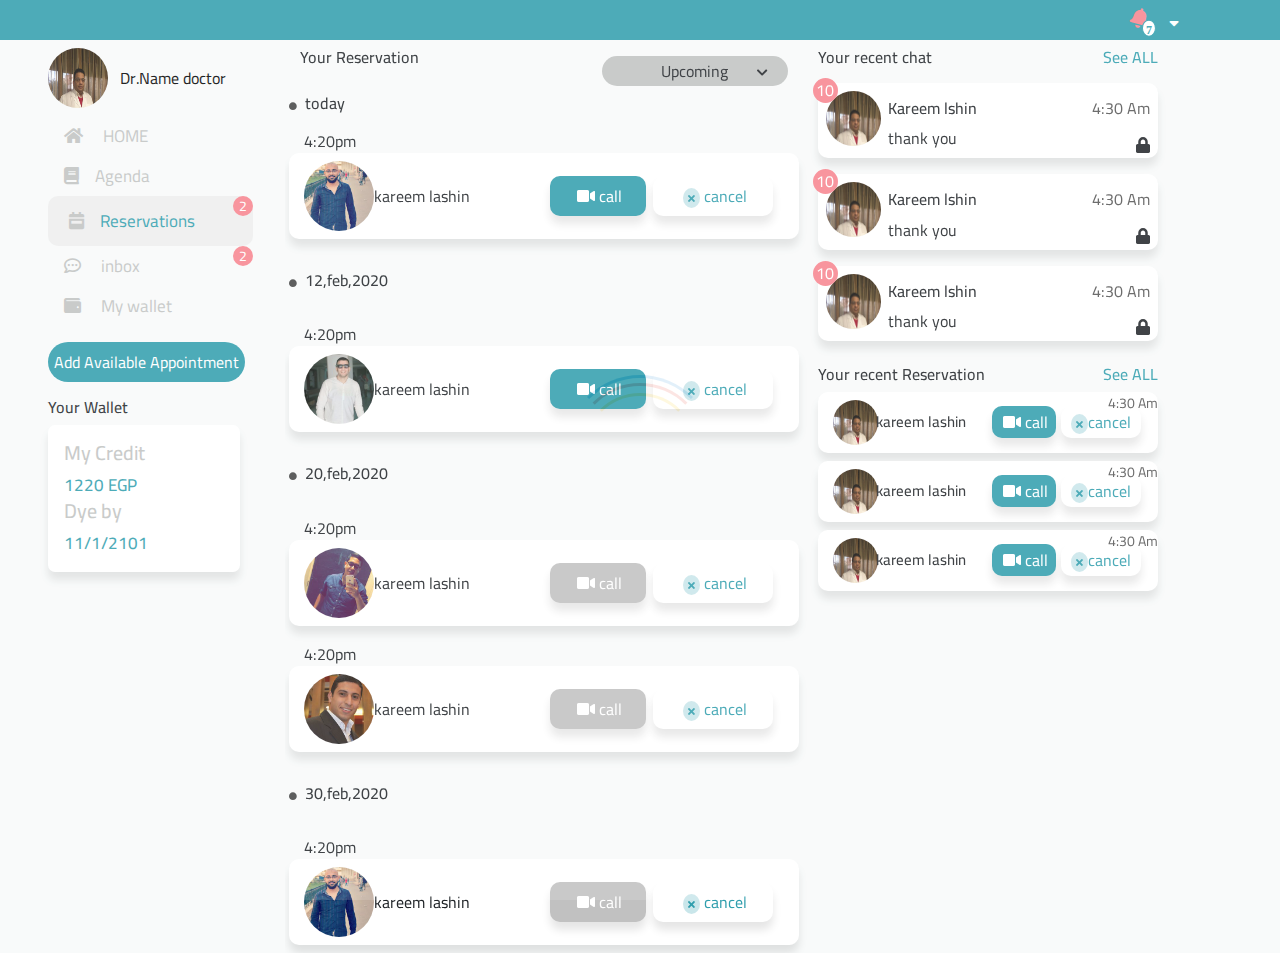
<file: Reservation.html>
<!DOCTYPE html>
<html dir="ltr">

<head>
    <!--meta-->
    <meta charset="UTF-8">
    <meta name="description" content="portfolio kareem elsayed ibrahem">
    <meta name="keywords" content="portfolio,kareem,kareem lashin,front-end,Ui developer">
    <meta name="author" content="Kareem Elsayed Ibrahem">
    <meta name="viewport" content="width=device-width, initial-scale=1.0">
    <meta http-equiv="X-UA-Compatible" content="ie=edge">
    <!--fonts-->
    <link href="https://fonts.googleapis.com/css?family=Cairo&display=swap" rel="stylesheet">
    <!--css style-->
    <link rel="stylesheet" href="css/bootstrap.min.css">
    <link rel="stylesheet" href="css/all.min.css">
    <link rel="stylesheet" href="css/owl.carousel.min.css">
    <link rel="stylesheet" href="css/index.css">
    <!--web site title-->
    <title>Doctor app</title>
    <!--favicon-->
    <link rel="icon" type="image/png" sizes="32x32" href="img/favicon-32x32.png">

</head>

<body>
     <div id="splash-screen" class="splash-screen">
          <div class="loader"></div>
      </div>
     <div class="top-offset"></div>

     <div id="box-Add">
         <div class="box-chose-time">
             <div class="title-close px-2 py-2">
                 <h6> Add Available Appointment</h6>
             </div>
             <div class="container">
 
                 <div class="row">
                     <div class="col-md-6 pt-3">
                         <h6>Available From</h6>
                         <div class="row ">
                             <div class="col-6">
                                 <label for="hours-Available-add">
                                     <select id="hours-Available-add">
                                         <option value="1pm">1pm</option>
                                         <option value="2pm">2pm</option>
                                         <option value="3pm">3pm</option>
                                         <option value="4pm">4pm</option>
                                         <option value="5pm">5pm</option>
                                         <option value="7pm">7pm</option>
                                         <option value="8pm">8pm</option>
                                         <option value="9pm">9pm</option>
                                         <option value="10pm">10pm</option>
                                     </select>
                                 </label>
                             </div>
                             <div class="col-6">
                                 <label for="min-Available-add">
                                     <select id="min-Available-add">
                                         <option value="1">1</option>
                                         <option value="2">2</option>
                                         <option value="3">3</option>
                                         <option value="4">4</option>
                                         <option value="5">5</option>
                                         <option value="7">7</option>
                                         <option value="8">8</option>
                                         <option value="9">9</option>
                                         <option value="10">10</option>
                                     </select>
                                 </label>
                             </div>
                         </div>
                     </div>
                     <div class="col-md-6 pt-3">
                         <h6>To</h6>
 
                         <div class="row ">
                             <div class="col-6">
                                 <label for="hours-to-add">
                                     <select id="hours-to-add">
                                         <option value="1pm">1pm</option>
                                         <option value="2pm">2pm</option>
                                         <option value="3pm">3pm</option>
                                         <option value="4pm">4pm</option>
                                         <option value="5pm">5pm</option>
                                         <option value="7pm">7pm</option>
                                         <option value="8pm">8pm</option>
                                         <option value="9pm">9pm</option>
                                         <option value="10pm">10pm</option>
                                     </select>
                                 </label>
                             </div>
                             <div class="col-6">
                                 <label for="min-to-add">
                                     <select id="min-to-add">
                                         <option value="1">1</option>
                                         <option value="2">2</option>
                                         <option value="3">3</option>
                                         <option value="4">4</option>
                                         <option value="5">5</option>
                                         <option value="7">7</option>
                                         <option value="8">8</option>
                                         <option value="9">9</option>
                                         <option value="10">10</option>
                                     </select>
                                 </label>
                             </div>
                         </div>
                     </div>
                 </div>
                 <div>
                     <div class="row ">
                         <div class="col-4 mx-auto">
                             <div>
                                 <input id="OnlineConsultationAdd" value="Online Consultation" class="radio-custom" name="radio-group-modify" type="radio" checked>
                                 <label for="OnlineConsultationAdd" class="radio-custom-label">
                                     <span class="mx-2">Online
                                         consultation</span></label>
                             </div>
                         </div>
                         <div class="col-4 mx-auto">
                             <div></div>
                             <input id="ChatAdd" class="radio-custom" value="chat" name="radio-group-modify" type="radio">
                             <label for="ChatAdd" class="radio-custom-label"><span class="mx-2">Chat
                                 </span> </label>
                         </div>
 
                     </div>
                 </div>
 
             </div>
             <div class="text-center">
                 <button id="AddButton" class="my-3 rounded-pill">ADD</button>
             </div>
         </div>
 
     </div>
    <div class="drop-down-notification px-3 py-2">
        <div class="item-notification bg-white border my-2 py-2">
            <div class="row ">
                <div class="col-2 d-flex  align-items-center">
                    <i class="fas fa-book "></i>
                </div>
                <div class="col-10">
                    <p>Agenda</p>
                    <p>
                        sit amet consectetur adipisicing elit. Ad laudantium neque temporibus itaque

                    </p>
                </div>
            </div>
        </div>
        <div class="item-notification bg-white border my-2 py-2">
            <div class="row  ">
                <div class="col-2 d-flex  align-items-center">
                    <i class="fas fa-book "></i>
                </div>
                <div class="col-10">
                    <p>Agenda</p>
                    <p>
                        sit amet consectetur adipisicing elit. Ad laudantium neque temporibus itaque

                    </p>
                </div>
            </div>
        </div>
        <div class="item-notification bg-white border my-2 py-2">
            <div class="row  ">
                <div class="col-2 d-flex  align-items-center">
                    <i class="fas fa-book "></i>
                </div>
                <div class="col-10">
                    <p>Agenda</p>
                    <p>
                        sit amet consectetur adipisicing elit. Ad laudantium neque temporibus itaque

                    </p>
                </div>
            </div>
        </div>

        <div class="item-notification bg-white border my-2 py-2">
            <div class="row ">
                <div class="col-2 d-flex  align-items-center">
                    <i class="fas fa-book "></i>
                </div>
                <div class="col-10">
                    <p>Agenda</p>
                    <p>
                        sit amet consectetur adipisicing elit. Ad laudantium neque temporibus itaque

                    </p>
                </div>
            </div>
        </div>
    </div>
    <div class="drop-down-setting p-2">
        <ul>
            <li>
                <a href="">
                    <i class="fas fa-sign-out-alt px-2"></i>log out
                </a>
            </li>
            <li><a href="edit profile.html"><i class="fas fa-user-edit px-2"></i>Edit Profile</a></li>
            <li><a href=""><i class="fas fa-sliders-h px-2"></i>Setting</a></li>
        </ul>
    </div>

    <div class="topNav  fixed-top p-2">
        <div class="container login-nav">
            <i class="fas fa-bars pt-1" id="bars"></i>

            <i class="fas fa-bell" id="notification"><span>7</span></i>
            <i class="fas fa-sort-down px-3" id="setting"></i>
        </div>
    </div>
    <div class="clearfix px-5" id="mainPage">
     <nav>
          <div class="side-nav pt-4">
              <div class="container">
                  <div class="row title-doctor">
                      <div class="col-3 "><img src="img/1.jpeg" class="img-logo rounded-circle " alt="" srcset=""></div>
                      <div class="col-9 drName px-2">Dr.Name doctor</div>
                  </div>
              </div>
              <div>
                  <div class="nav-links pt-2">
                      <ul>
                          <li><a href="index.html"><i class="fas fa-home px-3"></i> HOME</a></li>
                          <li><a href="agenda.html"><i class="fas fa-book px-3"></i>Agenda</a></li>
                          <li class="notafaction-item activeLink"><a href="Reservation.html"><i class="fas fa-calendar-week px-3"></i>Reservations</a>     
                                   <div class="notafaction">2</div>
                          </li>
                          <li class="p-0  notafaction-item"><a href="inbox.html"><i class="far fa-comment-dots px-3"></i> inbox</a>           
                              <div class="notafaction">2</div>
                           </li>  
                          <li><a href="wallet.html"><i class="fas fa-wallet px-3"></i> My wallet</a></li>
                      </ul>
                  </div>
                  <div>
                      <button class="my-3 py-2 rounded-pill button-add" id="AddAvailableAppointment">Add Available
                          Appointment</button> </div>
                  <div class="">
                      <h6>Your Wallet</h6>
                      <div class="Wallet-nav bg-white shadow w-75 p-3">
                          <h5> My Credit</h5>
                          <p>1220 EGP</p>
                          <h5>Dye by</h5>
                          <p>11/1/2101</p>
                      </div>
                  </div>
              </div>
          </div>
      </nav>
        <main>
            <div class="container">
                <div class="row">

                    <div class="col-md-7">
                         <div class="row">
                              <div class="col-7">
                                  <h6>Your Reservation</h6>
                      
                              </div>
                              <div class="col-5 Reservation" id="Reservation">
                                  <ul class="mt-2 mx-auto" >
                                      <li class="text-center" id="down-past">Upcoming <i class="fas fa-chevron-down px-2"></i></li>
                                      <li class="py-1 slide-down px-5 text-center">
                                          <a href="Reservation-past.html" class="mx-auto">
                                                         Past</a>
                                      </li>
                      
                                  </ul>
                              </div>
                          </div>
                        <div class="row pt-2 px-1">
                            <!--rtl-->
                            <h6>
                                <i class="fa fa-circle pr-2"></i>today
                            </h6>
                            <div class="col-md-12  my-2">
                                4:20pm
                                <div class="row item-Reservation bg-white shadow py-2 ">
                                    <div class="col-3 pr-0">
                                        <img src="img/5.jpg" class=" img-logo4 rounded-circle" alt="">
                                    </div>
                                    <div class="col-4 d-flex align-items-center px-0">
                                        <span class="px-1">kareem lashin</span>
                                    </div>
                                    <div class="col-5 px-0 d-flex align-items-center justify-content-end px-0">
                                        <button class="py-2 text-center call call-tody shadow "><a href="video.html"><i
                                             class="fas fa-video "></i>call</a></button>
                                        <button class="bg-white shadow py-2 text-center cancel cancel-box-item"><i
                                                class="fas fa-times  mx-1"></i>cancel</button>
                                    </div>
                                </div>
                            </div>
                            <h6 class="my-4">
                                <i class="fa fa-circle pr-2"></i>12,feb,2020
                            </h6>
                            <div class="col-md-12  my-2">
                                4:20pm
                                <div class="row item-Reservation bg-white shadow py-2 ">
                                   <div class="col-3 pr-0">
                                       <img src="img/7.jpg" class=" img-logo4 rounded-circle" alt="">
                                   </div>
                                   <div class="col-4 d-flex align-items-center px-0">
                                       <span class="px-1">kareem lashin</span>
                                   </div>
                                   <div class="col-5 px-0 d-flex align-items-center justify-content-end px-0">
                                       <button class="py-2 text-center call call-tody shadow "><a href="video.html"><i
                                            class="fas fa-video "></i>call</a></button>
                                       <button class="bg-white shadow py-2 text-center cancel cancel-box-item"><i
                                               class="fas fa-times  mx-1"></i>cancel</button>
                                   </div>
                               </div>
                            </div>
                            <h6 class="my-4">
                                <i class="fa fa-circle pr-2"></i>20,feb,2020
                            </h6>
                            <div class="col-md-12  my-2">
                                4:20pm
                                <div class="row item-Reservation bg-white shadow py-2 ">
                                    <div class="col-3 pr-0">
                                        <img src="img/6.jpg" class=" img-logo4 rounded-circle" alt="">
                                   </div>
                                    <div class="col-4 d-flex align-items-center px-0">
                                        <span class="px-1">kareem lashin</span>
                                    </div>
                                    <div class="col-5 px-0 d-flex align-items-center justify-content-end px-0">
                                        <button class="py-2 text-center call call-future shadow"><i
                                                class="fas fa-video "></i>call</button>
                                        <button class="bg-white shadow py-2 text-center cancel cancel-box-item"><i
                                                class="fas fa-times  mx-1"></i>cancel</button>
                                    </div>
                                </div>
                            </div>
                            <div class="col-md-12  my-2">
                                4:20pm
                                <div class="row item-Reservation bg-white shadow py-2 ">
                                    <div class="col-3 pr-0">
                                        <img src="img/3.jpg" class=" img-logo4 rounded-circle" alt="">
                                   </div>
                                    <div class="col-4 d-flex align-items-center px-0">
                                        <span class="px-1">kareem lashin</span>
                                    </div>
                                    <div class="col-5 px-0 d-flex align-items-center justify-content-end px-0">
                                        <button class="py-2 text-center call call-future shadow "><i
                                                class="fas fa-video "></i>call</button>
                                        <button class="bg-white shadow py-2 text-center cancel cancel-box-item"><i
                                                class="fas fa-times  mx-1"></i>cancel</button>
                                    </div>
                                </div>
                            </div>
                            <h6 class="my-4">
                                <i class="fa fa-circle pr-2"></i>30,feb,2020
                            </h6>
                            <div class="col-md-12  my-2">
                                4:20pm
                                <div class="row item-Reservation bg-white shadow py-2 ">
                                    <div class="col-3 pr-0">
                                        <img src="img/5.jpg" class=" img-logo4 rounded-circle" alt="">
                                   </div>
                                    <div class="col-4 d-flex align-items-center px-0">
                                        <span class="px-1">kareem lashin</span>
                                    </div>
                                    <div class="col-5 px-0 d-flex align-items-center justify-content-end px-0">
                                        <button class="py-2 text-center call call-future shadow "><i
                                                class="fas fa-video "></i>call</button>
                                        <button class="bg-white shadow py-2 text-center cancel cancel-box-item"><i
                                                class="fas fa-times  mx-1"></i>cancel</button>
                                    </div>
                                </div>
                            </div>
                        </div>
                    </div>
                    <div class="col-md-5 chat-media">
                         <h6>
                              Your recent chat <span class="getEnd" ><a href="inbox.html">See ALL</a></span></h6>
                          <div class="recent-chat my-3 p-2  bg-white shadow ">
                              <div class="container">
                                  <div class="row">
                                      <div class="col-2 p-0"><img src="img/1.jpeg " class="img-logo3 rounded-circle" alt="" srcset="">
                                      </div>
                                      <div class="col-10 pl-2 pt-2">
                                          <h6>Kareem lshin</h6>
                                          <p>thank you</p>
                                          <div class="time">
                                              4:30 Am
                                          </div>
                                          <div class="state-show">
                                              <i class="fas fa-lock"></i>
                                          </div>
                                      </div>
                                  </div>
                              </div>
                              <div class="countNotification rounded-circle">
                                  10
                              </div>
                          </div>
                          
                          <div class="recent-chat my-3 p-2  bg-white shadow ">
                              <div class="container">
                                  <div class="row">
                                      <div class="col-2 p-0"><img src="img/1.jpeg " class="img-logo3 rounded-circle" alt="" srcset="">
                                      </div>
                                      <div class="col-10 pl-2 pt-2">
                                          <h6>Kareem lshin</h6>
                                          <p>thank you</p>
                                          <div class="time">
                                              4:30 Am
                                          </div>
                                          <div class="state-show">
                                              <i class="fas fa-lock"></i>
                                          </div>
                                      </div>
                                  </div>
                              </div>
                              <div class="countNotification rounded-circle">
                                  10
                              </div>
                          </div>
                          
                          <div class="recent-chat my-3 p-2  bg-white shadow ">
                              <div class="container">
                                  <div class="row">
                                      <div class="col-2 p-0"><img src="img/1.jpeg " class="img-logo3 rounded-circle" alt="" srcset="">
                                      </div>
                                      <div class="col-10 pl-2 pt-2">
                                          <h6>Kareem lshin</h6>
                                          <p>thank you</p>
                                          <div class="time">
                                              4:30 Am
                                          </div>
                                          <div class="state-show">
                                              <i class="fas fa-lock"></i>
                                          </div>
                                      </div>
                                  </div>
                              </div>
                              <div class="countNotification rounded-circle">
                                  10
                              </div>
                          </div>
                          <h6 class="mt-4">
                              Your recent Reservation <span class="getEnd" ><a href="Reservation.html">See ALL</a></span></h6>
                          <div class="col-md-12  my-2">
                              <div class="row item-Reservation bg-white shadow py-2 ">
                                  <div class="col-3 pr-0">
                                      <img src="img/1.jpeg " class=" img-logo2 rounded-circle" alt="">
                                  </div>
                                  <div class="col-4 d-flex align-items-center px-0">
                                      <span class="px-1">kareem lashin</span>
                                  </div>
                                  <div class="col-5 px-0 d-flex align-items-center justify-content-end px-0">
                                      <button class="py-1 text-center call call-tody shadow shadow"><i
                                                  class="fas fa-video "></i>call</button>
                                      <button class="bg-white shadow py-1 text-center cancel cancel-box-item"><i
                                                  class="fas fa-times  "></i>cancel</button>
                                  </div>
                                  <div class="time time-Reservation">
                                      4:30 Am
                                  </div>
                              </div>
                          </div>
                          <div class="col-md-12  my-2">
                              <div class="row item-Reservation bg-white shadow py-2 ">
                                  <div class="col-3 pr-0">
                                      <img src="img/1.jpeg " class=" img-logo2 rounded-circle" alt="">
                                  </div>
                                  <div class="col-4 d-flex align-items-center px-0">
                                      <span class="px-1">kareem lashin</span>
                                  </div>
                                  <div class="col-5 px-0 d-flex align-items-center justify-content-end px-0">
                                      <button class="py-1 text-center call call-tody shadow shadow"><i
                                              class="fas fa-video "></i>call</button>
                                      <button class="bg-white shadow py-1 text-center cancel cancel-box-item"><i
                                              class="fas fa-times  "></i>cancel</button>
                                  </div>
                                  <div class="time time-Reservation">
                                      4:30 Am
                                  </div>
                              </div>
                          </div>
                          <div class="col-md-12  my-2">
                              <div class="row item-Reservation bg-white shadow py-2 ">
                                  <div class="col-3 pr-0">
                                      <img src="img/1.jpeg " class=" img-logo2 rounded-circle" alt="">
                                  </div>
                                  <div class="col-4 d-flex align-items-center px-0">
                                      <span class="px-1">kareem lashin</span>
                                  </div>
                                  <div class="col-5 px-0 d-flex align-items-center justify-content-end px-0">
                          
                                      <button class="py-1 text-center call call-tody shadow shadow ">
                                                  <a href="video.html">
                                                      <i
                                                      class="fas fa-video "></i>call
                                                  </a>
                                              </button>
                                      <button class="bg-white shadow py-1 text-center cancel cancel-box-item"><i
                                              class="fas fa-times"></i>cancel</button>
                                  </div>
                                  <div class="time time-Reservation">
                                      4:30 Am
                                  </div>
                              </div>
                          </div>
                          <div id="box-closeReservations">
                              <i class="fas fa-times buttonClose" id="boxCloseReservations"></i>
                          
                              <div class="box-close">
                                  <div class="title-close">
                                      <h6 class="px-2 py-3"> Cancel Reservations?</h6>
                                  </div>
                                  <p class="px-2 py-1">Are you sure want to cancel this Reservations?</p>
                                  <div class="text-right">
                                      <button id="sureCancel" class=" my-3 p-1">Yes,cancel</button>
                                      <button id="backReservations" class=" my-3 mx-2 px-3 py-1">back</button>
                                  </div>
                              </div>
                          </div>

                    </div>


                </div>
            </div>
        </main>
    </div>
    <div id="box-closeReservations">
        <div class="box-close">

            <div class="title-close">
                <h6 class="px-2 py-3"> Cancel Reservations?</h6>
            </div>
            <p class="px-2 py-1">Are you sure want to cancel this Reservations?</p>
            <div class="text-right">
                <button id="sureCancel" class=" my-3 p-1">Yes,cancel</button>
                <button id="backReservations" class=" my-3 mx-2 px-3 py-1">back</button>
            </div>
        </div>
    </div>

    <script src="js/jquery-3-4-1-min.js"></script>
    <script src="js/owl.carousel.min.js"></script>
    <script src="js/main.js"></script>
</body>

</html>
</file>
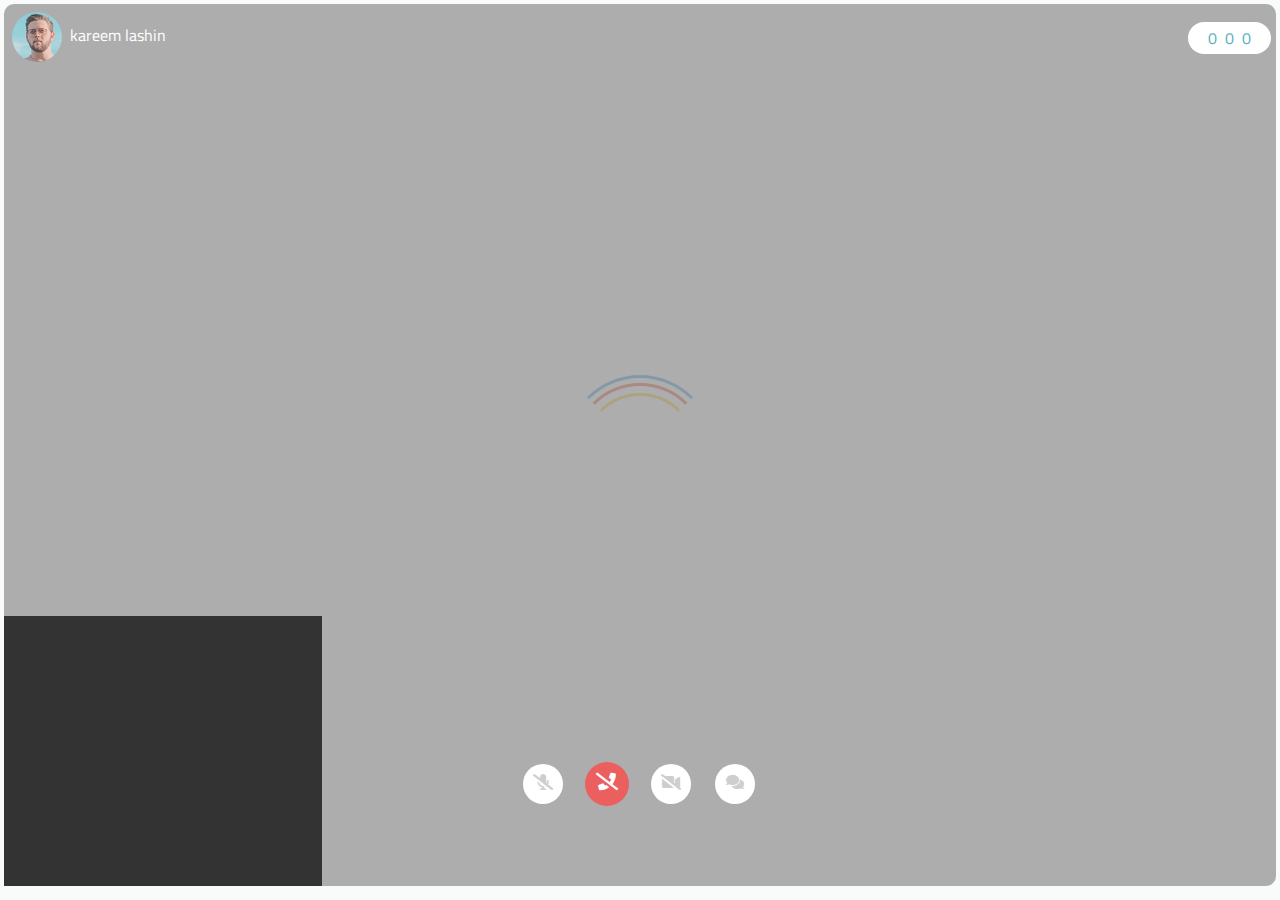
<file: video.html>
<!DOCTYPE html>
<html dir="ltr">

<head>
    <!--meta-->
    <meta charset="UTF-8">
    <meta name="description" content="portfolio kareem elsayed ibrahem">
    <meta name="keywords" content="portfolio,kareem,kareem lashin,front-end,Ui developer">
    <meta name="author" content="Kareem Elsayed Ibrahem">
    <meta name="viewport" content="width=device-width, initial-scale=1.0">
    <meta http-equiv="X-UA-Compatible" content="ie=edge">
    <!--fonts-->
    <link href="https://fonts.googleapis.com/css?family=Cairo&display=swap" rel="stylesheet">
    <!--css style-->
    <link rel="stylesheet" href="css/bootstrap.min.css">
    <link rel="stylesheet" href="css/all.min.css">
    <link rel="stylesheet" href="css/owl.carousel.min.css">
    <link rel="stylesheet" href="css/index.css">
    <!--web site title-->
    <title>Doctor app</title>
    <!--favicon-->
    <link rel="icon" type="image/png" sizes="32x32" href="img/favicon-32x32.png">

</head>

<body>
     <div id="splash-screen" class="splash-screen">
          <div class="loader"></div>
      </div>
     <div class="container-fluid mt-0">
          <div class="row  pt-1">
      
              <div class="col-md-12 position-relative px-1">
      
                  <div class="box-video-call ">
                      <div id="time-video" class="d-flex justify-content-center align-items-center py-1 px-3 rounded-pill">
                          <div id="hour" class="mx-1">0</div>
                          <div id="minute" class="mx-1">0</div>
                          <div id="second" class="mx-1">0</div>
                      </div>
                      <div class="px-0 ">
                          <div class="px-2 pt-2 title-video-user">
                              <img src="img/dr.png" class="rounded-circle img-video" alt="" srcset=""><span class="px-2">kareem lashin</span>
      
                          </div>
                      </div>
                      <div class="box-option">
                          <ul class="video-button">
                              <li class="microphone button-video">
                                  <i class="fas fa-microphone-slash"></i>
                              </li>
                              <li class="phone-slash button-video">
                                  <a [routerLink]="'/reservation'"><i class="fas fa-phone-slash"></i></a>
      
                              </li>
                              <li class="video-slash button-video">
                                  <i class="fas fa-video-slash"></i>
                              </li>
                              <li class="video-slash button-video" id="open-chat">
                                  <i class="fas fa-comments"></i>
      
                              </li>
                          </ul>
      
      
                      </div>
      
                      <div class="box-another">
      
                      </div>
      
                  </div>
      
              </div>
      
          </div>
      </div>
      <div class="popup-chat">
          <i class="fas fa-times buttonClose" id="boxChat"></i>
      
          <div class="container">
              <div class="row">
      
                  <div class="col-md-8 mx-auto">
                      <div class="container-chat">
     
                    </div>
      
                  </div>
              </div>
          </div>
      </div>
    <script src="js/jquery-3-4-1-min.js"></script>
    <script src="js/owl.carousel.min.js"></script>
    <script src="js/main.js"></script>
</body>

</html>
</file>
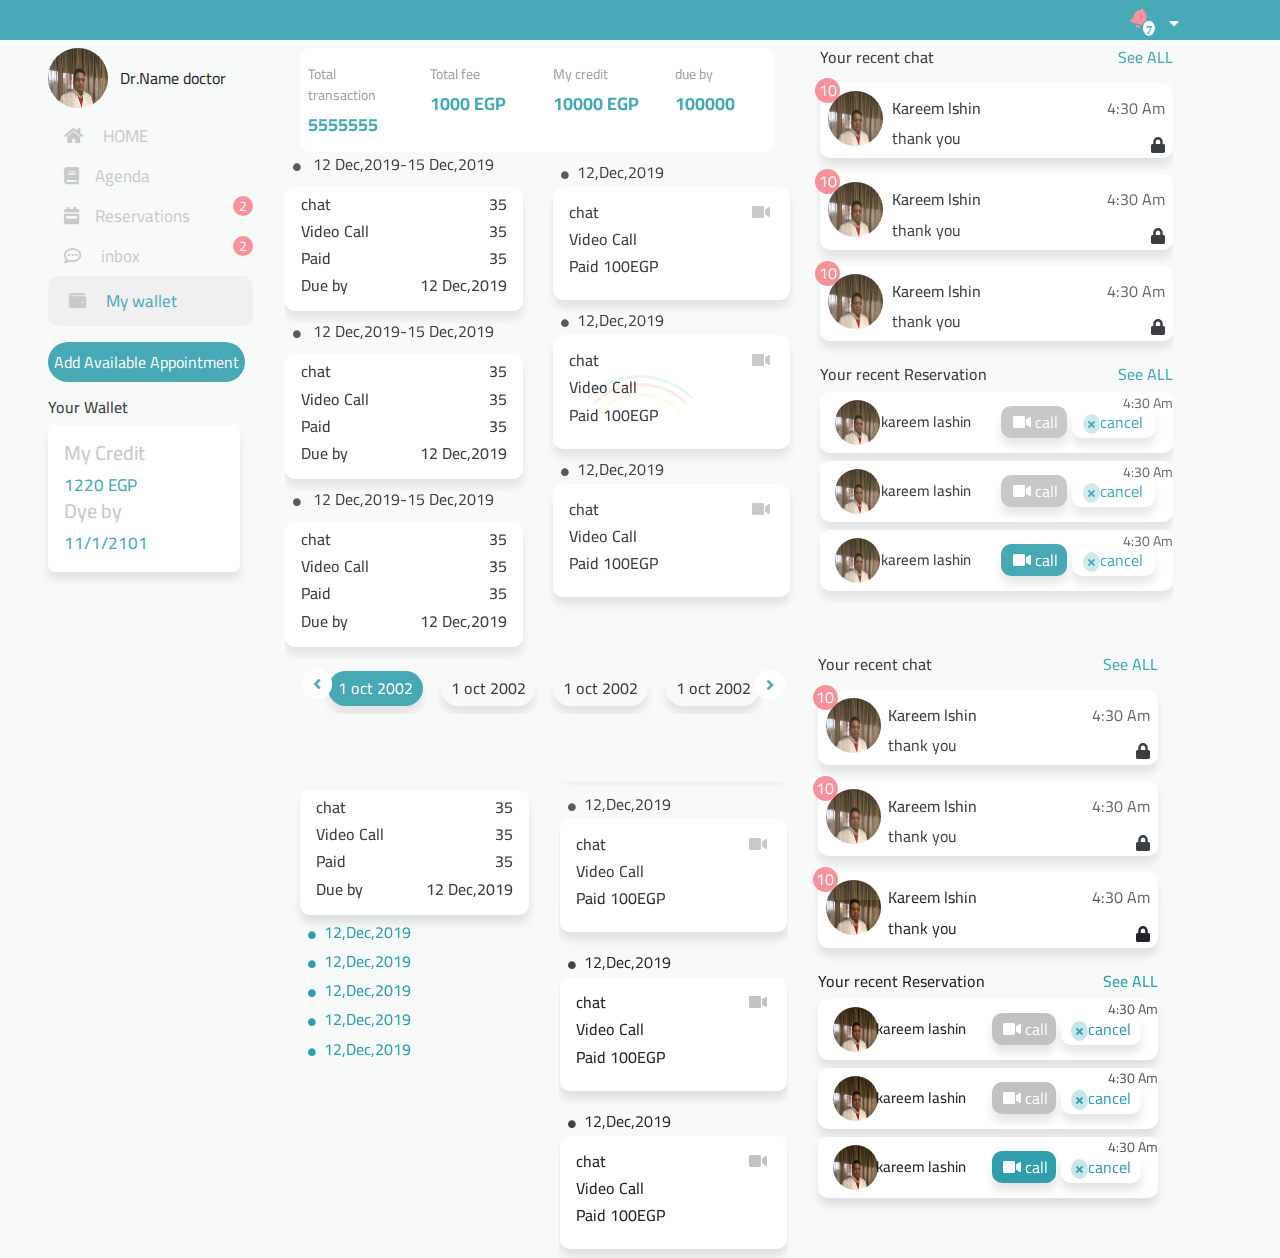
<file: wallet.html>
<!DOCTYPE html>
<html dir="ltr">

<head>
    <!--meta-->
    <meta charset="UTF-8">
    <meta name="description" content="portfolio kareem elsayed ibrahem">
    <meta name="keywords" content="portfolio,kareem,kareem lashin,front-end,Ui developer">
    <meta name="author" content="Kareem Elsayed Ibrahem">
    <meta name="viewport" content="width=device-width, initial-scale=1.0">
    <meta http-equiv="X-UA-Compatible" content="ie=edge">
    <!--fonts-->
    <link href="https://fonts.googleapis.com/css?family=Cairo&display=swap" rel="stylesheet">
    <!--css style-->
    <link rel="stylesheet" href="css/bootstrap.min.css">
    <link rel="stylesheet" href="css/all.min.css">
    <link rel="stylesheet" href="css/owl.carousel.min.css">
    <link rel="stylesheet" href="css/slick.css">
    <link rel="stylesheet" href="css/index.css">
    <!--web site title-->
    <title>Doctor app</title>
    <!--favicon-->
    <link rel="icon" type="image/png" sizes="32x32" href="img/favicon-32x32.png">

</head>

<body>
     <div id="splash-screen" class="splash-screen">
          <div class="loader"></div>
      </div>
     <div class="top-offset"></div>

     <div id="box-Add">
         <div class="box-chose-time">
             <div class="title-close px-2 py-2">
                 <h6> Add Available Appointment</h6>
             </div>
             <div class="container">
 
                 <div class="row">
                     <div class="col-md-6 pt-3">
                         <h6>Available From</h6>
                         <div class="row ">
                             <div class="col-6">
                                 <label for="hours-Available-add">
                                     <select id="hours-Available-add">
                                         <option value="1pm">1pm</option>
                                         <option value="2pm">2pm</option>
                                         <option value="3pm">3pm</option>
                                         <option value="4pm">4pm</option>
                                         <option value="5pm">5pm</option>
                                         <option value="7pm">7pm</option>
                                         <option value="8pm">8pm</option>
                                         <option value="9pm">9pm</option>
                                         <option value="10pm">10pm</option>
                                     </select>
                                 </label>
                             </div>
                             <div class="col-6">
                                 <label for="min-Available-add">
                                     <select id="min-Available-add">
                                         <option value="1">1</option>
                                         <option value="2">2</option>
                                         <option value="3">3</option>
                                         <option value="4">4</option>
                                         <option value="5">5</option>
                                         <option value="7">7</option>
                                         <option value="8">8</option>
                                         <option value="9">9</option>
                                         <option value="10">10</option>
                                     </select>
                                 </label>
                             </div>
                         </div>
                     </div>
                     <div class="col-md-6 pt-3">
                         <h6>To</h6>
 
                         <div class="row ">
                             <div class="col-6">
                                 <label for="hours-to-add">
                                     <select id="hours-to-add">
                                         <option value="1pm">1pm</option>
                                         <option value="2pm">2pm</option>
                                         <option value="3pm">3pm</option>
                                         <option value="4pm">4pm</option>
                                         <option value="5pm">5pm</option>
                                         <option value="7pm">7pm</option>
                                         <option value="8pm">8pm</option>
                                         <option value="9pm">9pm</option>
                                         <option value="10pm">10pm</option>
                                     </select>
                                 </label>
                             </div>
                             <div class="col-6">
                                 <label for="min-to-add">
                                     <select id="min-to-add">
                                         <option value="1">1</option>
                                         <option value="2">2</option>
                                         <option value="3">3</option>
                                         <option value="4">4</option>
                                         <option value="5">5</option>
                                         <option value="7">7</option>
                                         <option value="8">8</option>
                                         <option value="9">9</option>
                                         <option value="10">10</option>
                                     </select>
                                 </label>
                             </div>
                         </div>
                     </div>
                 </div>
                 <div>
                     <div class="row ">
                         <div class="col-4 mx-auto">
                             <div>
                                 <input id="OnlineConsultationAdd" value="Online Consultation" class="radio-custom" name="radio-group-modify" type="radio" checked>
                                 <label for="OnlineConsultationAdd" class="radio-custom-label">
                                     <span class="mx-2">Online
                                         consultation</span></label>
                             </div>
                         </div>
                         <div class="col-4 mx-auto">
                             <div></div>
                             <input id="ChatAdd" class="radio-custom" value="chat" name="radio-group-modify" type="radio">
                             <label for="ChatAdd" class="radio-custom-label"><span class="mx-2">Chat
                                 </span> </label>
                         </div>
 
                     </div>
                 </div>
 
             </div>
             <div class="text-center">
                 <button id="AddButton" class="my-3 rounded-pill">ADD</button>
             </div>
         </div>
 
     </div>
    <div class="drop-down-notification px-3 py-2">
        <div class="item-notification bg-white border my-2 py-2">
            <div class="row ">
                <div class="col-2 d-flex  align-items-center">
                    <i class="fas fa-book "></i>
                </div>
                <div class="col-10">
                    <p>Agenda</p>
                    <p>
                        sit amet consectetur adipisicing elit. Ad laudantium neque temporibus itaque

                    </p>
                </div>
            </div>
        </div>
        <div class="item-notification bg-white border my-2 py-2">
            <div class="row  ">
                <div class="col-2 d-flex  align-items-center">
                    <i class="fas fa-book "></i>
                </div>
                <div class="col-10">
                    <p>Agenda</p>
                    <p>
                        sit amet consectetur adipisicing elit. Ad laudantium neque temporibus itaque

                    </p>
                </div>
            </div>
        </div>
        <div class="item-notification bg-white border my-2 py-2">
            <div class="row  ">
                <div class="col-2 d-flex  align-items-center">
                    <i class="fas fa-book "></i>
                </div>
                <div class="col-10">
                    <p>Agenda</p>
                    <p>
                        sit amet consectetur adipisicing elit. Ad laudantium neque temporibus itaque

                    </p>
                </div>
            </div>
        </div>

        <div class="item-notification bg-white border my-2 py-2">
            <div class="row ">
                <div class="col-2 d-flex  align-items-center">
                    <i class="fas fa-book "></i>
                </div>
                <div class="col-10">
                    <p>Agenda</p>
                    <p>
                        sit amet consectetur adipisicing elit. Ad laudantium neque temporibus itaque

                    </p>
                </div>
            </div>
        </div>
    </div>
    <div class="drop-down-setting p-2">
        <ul>
            <li>
                <a href="">
                    <i class="fas fa-sign-out-alt px-2"></i>log out
                </a>
            </li>
            <li><a href="edit profile.html"><i class="fas fa-user-edit px-2"></i>Edit Profile</a></li>
            <li><a href=""><i class="fas fa-sliders-h px-2"></i>Setting</a></li>
        </ul>
    </div>

    <div class="topNav  fixed-top p-2">
        <div class="container login-nav">
            <i class="fas fa-bars pt-1" id="bars"></i>

            <i class="fas fa-bell" id="notification"><span>7</span></i>
            <i class="fas fa-sort-down px-3" id="setting"></i>
        </div>
    </div>
    <div class="clearfix px-5" id="mainPage">
     <nav>
          <div class="side-nav pt-4">
              <div class="container">
                  <div class="row title-doctor">
                      <div class="col-3 "><img src="img/1.jpeg" class="img-logo rounded-circle " alt="" srcset=""></div>
                      <div class="col-9 drName px-2">Dr.Name doctor</div>
                  </div>
              </div>
              <div>
                  <div class="nav-links pt-2">
                      <ul>
                          <li><a href="index.html"><i class="fas fa-home px-3"></i> HOME</a></li>
                          <li><a href="agenda.html"><i class="fas fa-book px-3"></i>Agenda</a></li>
                          <li class="notafaction-item"><a href="Reservation.html"><i class="fas fa-calendar-week px-3"></i>Reservations</a>     
                                   <div class="notafaction">2</div>
                          </li>
                          <li class="p-0  notafaction-item"><a href="inbox.html"><i class="far fa-comment-dots px-3"></i> inbox</a>           
                              <div class="notafaction">2</div>
                           </li>  
                          <li class="activeLink"><a href="wallet.html"><i class="fas fa-wallet px-3"></i> My wallet</a></li>
                      </ul>
                  </div>
                  <div>
                      <button class="my-3 py-2 rounded-pill button-add" id="AddAvailableAppointment">Add Available
                          Appointment</button> </div>
                  <div class="">
                      <h6>Your Wallet</h6>
                      <div class="Wallet-nav bg-white shadow w-75 p-3">
                          <h5> My Credit</h5>
                          <p>1220 EGP</p>
                          <h5>Dye by</h5>
                          <p>11/1/2101</p>
                      </div>
                  </div>
              </div>
          </div>
      </nav>
        <main>
          <div class="row">
               <div class="col-md-7">
                    <div class="col-md-12">
                         <div class="bg-white box-shadow total-wallet py-2 px-2 border-10">
                           <div class="row">
                             <div class="col-md-3 col-6">
                               <p class="py-2 first">Total transaction</p>
                               <h6>5555555</h6>
                             </div>
                             <div class="col-md-3 col-6">
                               <p class="py-2">Total fee</p>
                               <h6>1000 EGP</h6>
                             </div>
                             <div class="col-md-3 col-6">
                               <p class="py-2">My credit</p>
                               <h6>10000 EGP</h6>
                             </div>
                             <div class="col-md-3 col-6">
                               <p class="py-2">due by</p>
                               <h6>100000</h6>
                             </div>
                           </div>
                         </div>
                       </div>
               <div class="row">
                    <div class="col-md-6">
                         <div>
                              <i class="fa fa-circle px-2 py-2"></i> 12 Dec,2019-15 Dec,2019   
                         
                         </div>
                         <div id="all-wallet" class="bg-white shadow my-2 px-3 py-2">
                              <h6>
                                  <span>chat</span><span class="pul">35</span> </h6>
                              <h6>
                                  <span>Video Call</span><span class="pul">35</span> </h6>
                              <h6>
                                  <span>Paid</span><span class="pul">35</span> </h6>
                              <h6>
                                  <span>Due by</span><span class="pul">12 Dec,2019</span> </h6>
                          </div>
                          <div>
                              <i class="fa fa-circle px-2 py-2"></i> 12 Dec,2019-15 Dec,2019   
                         
                         </div>                          <div id="all-wallet" class="bg-white shadow my-2 px-3 py-2">
                              <h6>
                                  <span>chat</span><span class="pul">35</span> </h6>
                              <h6>
                                  <span>Video Call</span><span class="pul">35</span> </h6>
                              <h6>
                                  <span>Paid</span><span class="pul">35</span> </h6>
                              <h6>
                                  <span>Due by</span><span class="pul">12 Dec,2019</span> </h6>
                          </div>
<div>
     <i class="fa fa-circle px-2 py-2"></i> 12 Dec,2019-15 Dec,2019   

</div>
                          <div id="all-wallet" class="bg-white shadow my-2 px-3 py-2">
                              <h6>
                                  <span>chat</span><span class="pul">35</span> </h6>
                              <h6>
                                  <span>Video Call</span><span class="pul">35</span> </h6>
                              <h6>
                                  <span>Paid</span><span class="pul">35</span> </h6>
                              <h6>
                                  <span>Due by</span><span class="pul">12 Dec,2019</span> </h6>
                          </div>
                    </div> 
                    <div class="col-md-6">
                         <div class=" my-2">
                              <i class="fa fa-circle px-2 py-2"></i>12,Dec,2019

                              <div class="theBlock bg-white shadow p-3">
                                   <h6>
                                        <span>chat</span><span class="pul"><i
                                                  class="fas fa-video px-1"></i></span> </h6>
                                   <h6>
                                        <span>Video Call</span> </h6>
                                   <h6>
                                        <span>Paid 100EGP</span> </h6>

                              </div>
                              </div>
                              <div class=" my-2">
                                   <i class="fa fa-circle px-2 py-2"></i>12,Dec,2019

                                   <div class="theBlock bg-white shadow p-3">
                                        <h6>
                                             <span>chat</span><span class="pul"><i
                                                       class="fas fa-video px-1"></i></span> </h6>
                                        <h6>
                                             <span>Video Call</span> </h6>
                                        <h6>
                                             <span>Paid 100EGP</span> </h6>

                                   </div>
                                   </div>
                                   <div class=" my-2">
                                        <i class="fa fa-circle px-2 py-2"></i>12,Dec,2019
     
                                        <div class="theBlock bg-white shadow p-3">
                                             <h6>
                                                  <span>chat</span><span class="pul"><i
                                                            class="fas fa-video px-1"></i></span> </h6>
                                             <h6>
                                                  <span>Video Call</span> </h6>
                                             <h6>
                                                  <span>Paid 100EGP</span> </h6>
     
                                        </div>
                                        </div>
                              </div>
                    </div>
                    </div>
                    <div class="col-md-5 chat-media">
                         <h6>
                              Your recent chat <span class="getEnd" ><a href="inbox.html">See ALL</a></span></h6>
                          <div class="recent-chat my-3 p-2  bg-white shadow ">
                              <div class="container">
                                  <div class="row">
                                      <div class="col-2 p-0"><img src="img/1.jpeg " class="img-logo3 rounded-circle" alt="" srcset="">
                                      </div>
                                      <div class="col-10 pl-2 pt-2">
                                          <h6>Kareem lshin</h6>
                                          <p>thank you</p>
                                          <div class="time">
                                              4:30 Am
                                          </div>
                                          <div class="state-show">
                                              <i class="fas fa-lock"></i>
                                          </div>
                                      </div>
                                  </div>
                              </div>
                              <div class="countNotification rounded-circle">
                                  10
                              </div>
                          </div>
                          
                          <div class="recent-chat my-3 p-2  bg-white shadow ">
                              <div class="container">
                                  <div class="row">
                                      <div class="col-2 p-0"><img src="img/1.jpeg " class="img-logo3 rounded-circle" alt="" srcset="">
                                      </div>
                                      <div class="col-10 pl-2 pt-2">
                                          <h6>Kareem lshin</h6>
                                          <p>thank you</p>
                                          <div class="time">
                                              4:30 Am
                                          </div>
                                          <div class="state-show">
                                              <i class="fas fa-lock"></i>
                                          </div>
                                      </div>
                                  </div>
                              </div>
                              <div class="countNotification rounded-circle">
                                  10
                              </div>
                          </div>
                          
                          <div class="recent-chat my-3 p-2  bg-white shadow ">
                              <div class="container">
                                  <div class="row">
                                      <div class="col-2 p-0"><img src="img/1.jpeg " class="img-logo3 rounded-circle" alt="" srcset="">
                                      </div>
                                      <div class="col-10 pl-2 pt-2">
                                          <h6>Kareem lshin</h6>
                                          <p>thank you</p>
                                          <div class="time">
                                              4:30 Am
                                          </div>
                                          <div class="state-show">
                                              <i class="fas fa-lock"></i>
                                          </div>
                                      </div>
                                  </div>
                              </div>
                              <div class="countNotification rounded-circle">
                                  10
                              </div>
                          </div>
                          <h6 class="mt-4">
                              Your recent Reservation <span class="getEnd" ><a href="Reservation.html">See ALL</a></span></h6>
                          <div class="col-md-12  my-2">
                              <div class="row item-Reservation bg-white shadow py-2 ">
                                  <div class="col-3 pr-0">
                                      <img src="img/1.jpeg " class=" img-logo2 rounded-circle" alt="">
                                  </div>
                                  <div class="col-4 d-flex align-items-center px-0">
                                      <span class="px-1">kareem lashin</span>
                                  </div>
                                  <div class="col-5 px-0 d-flex align-items-center justify-content-end px-0">
                                      <button class="py-1 text-center call call-future shadow"><i
                                                  class="fas fa-video "></i>call</button>
                                      <button class="bg-white shadow py-1 text-center cancel cancel-box-item"><i
                                                  class="fas fa-times  "></i>cancel</button>
                                  </div>
                                  <div class="time time-Reservation">
                                      4:30 Am
                                  </div>
                              </div>
                          </div>
                          <div class="col-md-12  my-2">
                              <div class="row item-Reservation bg-white shadow py-2 ">
                                  <div class="col-3 pr-0">
                                      <img src="img/1.jpeg " class=" img-logo2 rounded-circle" alt="">
                                  </div>
                                  <div class="col-4 d-flex align-items-center px-0">
                                      <span class="px-1">kareem lashin</span>
                                  </div>
                                  <div class="col-5 px-0 d-flex align-items-center justify-content-end px-0">
                                      <button class="py-1 text-center call call-future shadow"><i
                                              class="fas fa-video "></i>call</button>
                                      <button class="bg-white shadow py-1 text-center cancel cancel-box-item"><i
                                              class="fas fa-times  "></i>cancel</button>
                                  </div>
                                  <div class="time time-Reservation">
                                      4:30 Am
                                  </div>
                              </div>
                          </div>
                          <div class="col-md-12  my-2">
                              <div class="row item-Reservation bg-white shadow py-2 ">
                                  <div class="col-3 pr-0">
                                      <img src="img/1.jpeg " class=" img-logo2 rounded-circle" alt="">
                                  </div>
                                  <div class="col-4 d-flex align-items-center px-0">
                                      <span class="px-1">kareem lashin</span>
                                  </div>
                                  <div class="col-5 px-0 d-flex align-items-center justify-content-end px-0">
                          
                                      <button class="py-1 text-center call call-tody shadow ">
                                                  <a href="video.html">
                                                      <i
                                                      class="fas fa-video "></i>call
                                                  </a>
                                              </button>
                                      <button class="bg-white shadow py-1 text-center cancel cancel-box-item"><i
                                              class="fas fa-times"></i>cancel</button>
                                  </div>
                                  <div class="time time-Reservation">
                                      4:30 Am
                                  </div>
                              </div>
                          </div>
                          <div id="box-closeReservations">
                              <i class="fas fa-times buttonClose" id="boxCloseReservations"></i>
                          
                              <div class="box-close">
                                  <div class="title-close">
                                      <h6 class="px-2 py-3"> Cancel Reservations?</h6>
                                  </div>
                                  <p class="px-2 py-1">Are you sure want to cancel this Reservations?</p>
                                  <div class="text-right">
                                      <button id="sureCancel" class=" my-3 p-1">Yes,cancel</button>
                                      <button id="backReservations" class=" my-3 mx-2 px-3 py-1">back</button>
                                  </div>
                              </div>
                          </div>

                    </div>

              
      
             </div>
            <div class="container ">
                <div class="row ">
                    <div class="col-md-7 ">
                        <div class="row">
                            <div class="col-md-12 my-2" id="wallet">
                                <div class="owl-carousel owl-theme px-4">
                                    <div class="item  active-wallet shadow rounded-pill px-2 py-2 my-2 mx-1 d-flex justify-content-center align-items-center">
                                        <h6 class="text-center p-0 m-0" day="1 oct 2002">1 oct 2002</h6>
                                    </div>
                                    <div class="item   shadow rounded-pill px-2 py-2 my-2 mx-1 d-flex justify-content-center align-items-center">
                                        <h6 class="text-center p-0 m-0" day="1 oct 2002">1 oct 2002</h6>
                                    </div>
                                    <div class="item   shadow rounded-pill px-2 py-2 my-2 mx-1 d-flex justify-content-center align-items-center">
                                        <h6 class="text-center p-0 m-0" day="1 oct 2002">1 oct 2002</h6>
                                    </div>
                                    <div class="item   shadow rounded-pill px-2 py-2 my-2 mx-1 d-flex justify-content-center align-items-center">
                                        <h6 class="text-center p-0 m-0" day="1 oct 2002">1 oct 2002</h6>
                                    </div>
                                    <div class="item   shadow rounded-pill px-2 py-2 my-2 mx-1 d-flex justify-content-center align-items-center">
                                        <h6 class="text-center p-0 m-0" day="1 oct 2002">1 oct 2002</h6>
                                    </div>
                                    <div class="item   shadow rounded-pill px-2 py-2 my-2 mx-1 d-flex justify-content-center align-items-center">
                                        <h6 class="text-center p-0 m-0" day="1 oct 2002">1 oct 2002</h6>
                                    </div>
                                    <div class="item   shadow rounded-pill px-2 py-2 my-2 mx-1 d-flex justify-content-center align-items-center">
                                        <h6 class="text-center p-0 m-0" day="1 oct 2002">1 oct 2002</h6>
                                    </div>
                                    <div class="item   shadow rounded-pill px-2 py-2 my-2 mx-1 d-flex justify-content-center align-items-center">
                                        <h6 class="text-center p-0 m-0" day="1 oct 2002">1 oct 2002</h6>
                                    </div>
                                    <div class="item  a shadow rounded-pill px-2 py-2 my-2 mx-1 d-flex justify-content-center align-items-center">
                                        <h6 class="text-center p-0 m-0" day="1 oct 2002">1 oct 2002</h6>
                                    </div>
                                </div>
                            </div>
                            <div class="col-md-12">
                                <div class="row">
                                    <div class="col-md-6">
                                        <div id="all-wallet" class="bg-white shadow my-2 px-3 py-2">
                                            <h6>
                                                <span>chat</span><span class="pul">35</span> </h6>
                                            <h6>
                                                <span>Video Call</span><span class="pul">35</span> </h6>
                                            <h6>
                                                <span>Paid</span><span class="pul">35</span> </h6>
                                            <h6>
                                                <span>Due by</span><span class="pul">12 Dec,2019</span> </h6>
                                        </div>
                                        <div class="days-wallet my-2">
                                            <h6>
                                                <i class="fa fa-circle px-2"></i>12,Dec,2019
                                            </h6>
                                            <h6>
                                                <i class="fa fa-circle px-2"></i>12,Dec,2019
                                            </h6>
                                            <h6>
                                                <i class="fa fa-circle px-2"></i>12,Dec,2019
                                            </h6>
                                            <h6>
                                                <i class="fa fa-circle px-2"></i>12,Dec,2019
                                            </h6>
                                            <h6>
                                                <i class="fa fa-circle px-2"></i>12,Dec,2019
                                            </h6>
                                        </div>

                                    </div>
                                    <div class="col-md-6">
                                        <div class="Vertical-Slider">
                                            <!-- Item -->
                                            <div class="item my-2">
                                                <i class="fa fa-circle px-2 py-2"></i>12,Dec,2019

                                                <div class="theBlock bg-white shadow p-3">
                                                    <h6>
                                                        <span>chat</span><span class="pul"><i
                                                                class="fas fa-video px-1"></i></span> </h6>
                                                    <h6>
                                                        <span>Video Call</span> </h6>
                                                    <h6>
                                                        <span>Paid 100EGP</span> </h6>

                                                </div>
                                            </div>
                                            <div class="item my-2">
                                                <i class="fa fa-circle px-2 py-2"></i>12,Dec,2019

                                                <div class="theBlock bg-white shadow p-3">
                                                    <h6>
                                                        <span>chat</span><span class="pul"><i
                                                                class="fas fa-video px-1"></i></span> </h6>
                                                    <h6>
                                                        <span>Video Call</span> </h6>
                                                    <h6>
                                                        <span>Paid 100EGP</span> </h6>

                                                </div>
                                            </div>
                                            <div class="item my-2">
                                                <i class="fa fa-circle px-2 py-2"></i>12,Dec,2019

                                                <div class="theBlock bg-white shadow p-3">
                                                    <h6>
                                                        <span>chat</span><span class="pul"><i
                                                                class="fas fa-video px-1"></i></span> </h6>
                                                    <h6>
                                                        <span>Video Call</span> </h6>
                                                    <h6>
                                                        <span>Paid 100EGP</span> </h6>

                                                </div>
                                            </div>
                                            <div class="item my-2">
                                                <i class="fa fa-circle px-2 py-2"></i>12,Dec,2019

                                                <div class="theBlock bg-white shadow p-3">
                                                    <h6>
                                                        <span>chat</span><span class="pul"><i
                                                                class="fas fa-video px-1"></i></span> </h6>
                                                    <h6>
                                                        <span>Video Call</span> </h6>
                                                    <h6>
                                                        <span>Paid 100EGP</span> </h6>

                                                </div>
                                            </div>
                                            <div class="item my-2">
                                                <i class="fa fa-circle px-2 py-2"></i>12,Dec,2019

                                                <div class="theBlock bg-white shadow p-3">
                                                    <h6>
                                                        <span>chat</span><span class="pul"><i
                                                                class="fas fa-video px-1"></i></span> </h6>
                                                    <h6>
                                                        <span>Video Call</span> </h6>
                                                    <h6>
                                                        <span>Paid 100EGP</span> </h6>

                                                </div>
                                            </div>
                                            <div class="item my-2">
                                                <i class="fa fa-circle px-2 py-2"></i>12,Dec,2019

                                                <div class="theBlock bg-white shadow p-3">
                                                    <h6>
                                                        <span>chat</span><span class="pul"><i
                                                                class="fas fa-video px-1"></i></span> </h6>
                                                    <h6>
                                                        <span>Video Call</span> </h6>
                                                    <h6>
                                                        <span>Paid 100EGP</span> </h6>

                                                </div>
                                            </div>
                                            <div class="item my-2">
                                                <i class="fa fa-circle px-2 py-2"></i>12,Dec,2019

                                                <div class="theBlock bg-white shadow p-3">
                                                    <h6>
                                                        <span>chat</span><span class="pul"><i
                                                                class="fas fa-video px-1"></i></span> </h6>
                                                    <h6>
                                                        <span>Video Call</span> </h6>
                                                    <h6>
                                                        <span>Paid 100EGP</span> </h6>

                                                </div>
                                            </div>

                                        </div>
                                    </div>
                                </div>
                            </div>
                        </div>
                    </div>
                    <div class="col-md-5 chat-media">
                         <h6>
                              Your recent chat <span class="getEnd" ><a href="inbox.html">See ALL</a></span></h6>
                          <div class="recent-chat my-3 p-2  bg-white shadow ">
                              <div class="container">
                                  <div class="row">
                                      <div class="col-2 p-0"><img src="img/1.jpeg " class="img-logo3 rounded-circle" alt="" srcset="">
                                      </div>
                                      <div class="col-10 pl-2 pt-2">
                                          <h6>Kareem lshin</h6>
                                          <p>thank you</p>
                                          <div class="time">
                                              4:30 Am
                                          </div>
                                          <div class="state-show">
                                              <i class="fas fa-lock"></i>
                                          </div>
                                      </div>
                                  </div>
                              </div>
                              <div class="countNotification rounded-circle">
                                  10
                              </div>
                          </div>
                          
                          <div class="recent-chat my-3 p-2  bg-white shadow ">
                              <div class="container">
                                  <div class="row">
                                      <div class="col-2 p-0"><img src="img/1.jpeg " class="img-logo3 rounded-circle" alt="" srcset="">
                                      </div>
                                      <div class="col-10 pl-2 pt-2">
                                          <h6>Kareem lshin</h6>
                                          <p>thank you</p>
                                          <div class="time">
                                              4:30 Am
                                          </div>
                                          <div class="state-show">
                                              <i class="fas fa-lock"></i>
                                          </div>
                                      </div>
                                  </div>
                              </div>
                              <div class="countNotification rounded-circle">
                                  10
                              </div>
                          </div>
                          
                          <div class="recent-chat my-3 p-2  bg-white shadow ">
                              <div class="container">
                                  <div class="row">
                                      <div class="col-2 p-0"><img src="img/1.jpeg " class="img-logo3 rounded-circle" alt="" srcset="">
                                      </div>
                                      <div class="col-10 pl-2 pt-2">
                                          <h6>Kareem lshin</h6>
                                          <p>thank you</p>
                                          <div class="time">
                                              4:30 Am
                                          </div>
                                          <div class="state-show">
                                              <i class="fas fa-lock"></i>
                                          </div>
                                      </div>
                                  </div>
                              </div>
                              <div class="countNotification rounded-circle">
                                  10
                              </div>
                          </div>
                          <h6 class="mt-4">
                              Your recent Reservation <span class="getEnd" ><a href="Reservation.html">See ALL</a></span></h6>
                          <div class="col-md-12  my-2">
                              <div class="row item-Reservation bg-white shadow py-2 ">
                                  <div class="col-3 pr-0">
                                      <img src="img/1.jpeg " class=" img-logo2 rounded-circle" alt="">
                                  </div>
                                  <div class="col-4 d-flex align-items-center px-0">
                                      <span class="px-1">kareem lashin</span>
                                  </div>
                                  <div class="col-5 px-0 d-flex align-items-center justify-content-end px-0">
                                      <button class="py-1 text-center call call-future shadow"><i
                                                  class="fas fa-video "></i>call</button>
                                      <button class="bg-white shadow py-1 text-center cancel cancel-box-item"><i
                                                  class="fas fa-times  "></i>cancel</button>
                                  </div>
                                  <div class="time time-Reservation">
                                      4:30 Am
                                  </div>
                              </div>
                          </div>
                          <div class="col-md-12  my-2">
                              <div class="row item-Reservation bg-white shadow py-2 ">
                                  <div class="col-3 pr-0">
                                      <img src="img/1.jpeg " class=" img-logo2 rounded-circle" alt="">
                                  </div>
                                  <div class="col-4 d-flex align-items-center px-0">
                                      <span class="px-1">kareem lashin</span>
                                  </div>
                                  <div class="col-5 px-0 d-flex align-items-center justify-content-end px-0">
                                      <button class="py-1 text-center call call-future shadow"><i
                                              class="fas fa-video "></i>call</button>
                                      <button class="bg-white shadow py-1 text-center cancel cancel-box-item"><i
                                              class="fas fa-times  "></i>cancel</button>
                                  </div>
                                  <div class="time time-Reservation">
                                      4:30 Am
                                  </div>
                              </div>
                          </div>
                          <div class="col-md-12  my-2">
                              <div class="row item-Reservation bg-white shadow py-2 ">
                                  <div class="col-3 pr-0">
                                      <img src="img/1.jpeg " class=" img-logo2 rounded-circle" alt="">
                                  </div>
                                  <div class="col-4 d-flex align-items-center px-0">
                                      <span class="px-1">kareem lashin</span>
                                  </div>
                                  <div class="col-5 px-0 d-flex align-items-center justify-content-end px-0">
                          
                                      <button class="py-1 text-center call call-tody shadow ">
                                                  <a href="video.html">
                                                      <i
                                                      class="fas fa-video "></i>call
                                                  </a>
                                              </button>
                                      <button class="bg-white shadow py-1 text-center cancel cancel-box-item"><i
                                              class="fas fa-times"></i>cancel</button>
                                  </div>
                                  <div class="time time-Reservation">
                                      4:30 Am
                                  </div>
                              </div>
                          </div>
                          <div id="box-closeReservations">
                              <i class="fas fa-times buttonClose" id="boxCloseReservations"></i>
                          
                              <div class="box-close">
                                  <div class="title-close">
                                      <h6 class="px-2 py-3"> Cancel Reservations?</h6>
                                  </div>
                                  <p class="px-2 py-1">Are you sure want to cancel this Reservations?</p>
                                  <div class="text-right">
                                      <button id="sureCancel" class=" my-3 p-1">Yes,cancel</button>
                                      <button id="backReservations" class=" my-3 mx-2 px-3 py-1">back</button>
                                  </div>
                              </div>
                          </div>

                    </div>


                </div>
            </div>
        </main>
    </div>
    <script src="js/jquery-3-4-1-min.js"></script>
    <script src="js/owl.carousel.min.js"></script>
    <script src="js/slick.min.js"></script>
    <script src="js/main.js"></script>
    <script src="js/wallet.js"></script>
</body>

</html>
</file>
<file: css/index.css>
@charset "UTF-8";
body {
  background-color: #f8fafa;
  font-family: 'Cairo', 'sans-serif';
}

.drop-down-setting,
.drop-down-notification {
  position: fixed;
  background-color: #edefef;
  z-index: 99999999999 !important;
  border-top-left-radius: 10px;
  border-top-right-radius: 10px;
  border-bottom-left-radius: 10px;
  border-bottom-right-radius: 10px;
  display: none;
}

.drop-down-setting {
  width: 14%;
}

.drop-down-setting li a {
  color: #000;
  line-height: 30px;
  cursor: pointer;
  font-size: 14px;
}

.drop-down-notification {
  width: 30%;
  border-top-left-radius: 10px;
  border-top-right-radius: 10px;
  border-bottom-left-radius: 10px;
  border-bottom-right-radius: 10px;
}

.drop-down-notification .item-notification {
  border-top-left-radius: 10px;
  border-top-right-radius: 10px;
  border-bottom-left-radius: 10px;
  border-bottom-right-radius: 10px;
  color: #000;
}

.drop-down-notification .item-notification i {
  font-size: 30px;
}

/*
*/
@media (min-width: 600px) and (max-width: 768px) {
  .drop-down-setting {
    width: 25%;
  }
  .drop-down-notification {
    width: 50%;
  }
}

@media (min-width: 100px) and (max-width: 600px) {
  .drop-down-setting {
    width: 45%;
  }
  .drop-down-notification {
    width: 80%;
  }
}

@media (min-width: 767px) and (max-width: 768px) {
  [dir="ltr"] .chat-media .item-Reservation .col-3 {
    padding-left: 5px !important;
  }
}

[dir="ltr"] .bedge-date {
  right: 3%;
}

[dir="ltr"] .text-right {
  text-align: right !important;
}

[dir="ltr"] .box-option {
  left: 40%;
}

@media (max-width: 500px) {
  [dir="ltr"] .box-option {
    left: 80%;
  }
}

@media (max-width: 500px) {
  [dir="ltr"] .box-option {
    left: 80%;
  }
}

[dir="ltr"] #time-video {
  right: 5px !important;
}

[dir="ltr"] .getEnd {
  float: right !important;
}

[dir="ltr"] .notafaction-item .notafaction {
  right: 0;
}

[dir="ltr"] .state-show {
  left: 95%;
}

@media (max-width: 700px) {
  [dir="ltr"] .ntr-1 {
    margin-right: 4px;
  }
}

@media (min-width: 767px) and (max-width: 768px) {
  [dir="ltr"] #items-button-chat .col-1 {
    margin-right: 8px;
  }
}

[dir="ltr"] .chose-select .select::after {
  font-family: "Font Awesome 5 Free";
  font-size: 15px;
  font-weight: 900;
  content: '\f0dd';
  position: absolute;
  top: 0;
  right: 10px !important;
  padding: 0px 0px;
  color: #309ead;
  background: #fff;
  cursor: pointer;
  pointer-events: none;
  -webkit-transition: .25s all ease;
  transition: .25s all ease;
  -moz-transition: .25s all ease;
  -ms-transition: .25s all ease;
}

[dir="ltr"] .pp-0 {
  padding-left: 0px !important;
}

[dir="ltr"] .drop-down-notification .item-notification i {
  padding-left: 13px !important;
}

[dir="ltr"] * {
  text-align: left;
}

[dir="ltr"] #wallet .owl-prev {
  left: -5%;
}

[dir="ltr"] #wallet .owl-next {
  left: 98% !important;
}

[dir="ltr"] #Reservation .select::after {
  right: 0;
}

[dir="ltr"] #gender .select::after {
  right: 0;
}

[dir="ltr"] .field-icon {
  float: right;
  margin-right: 7px;
}

@media (min-width: 100px) and (max-width: 767px) {
  [dir="ltr"] #wallet .owl-next {
    left: 93% !important;
  }
}

[dir="ltr"] .edit-profile-doctor {
  right: 5%;
}

[dir="ltr"] #agenda-popup ul li i {
  margin-right: 15px;
}

[dir="ltr"] .pul {
  float: right;
}

[dir="ltr"] label[for=status-Reservation]::after {
  right: -15px;
}

[dir="ltr"] #agenda-popup .dots {
  right: 3%;
}

[dir="ltr"] .button-postion {
  text-align: right;
}

[dir="ltr"] label[for=hours-Available-Modify]::after,
[dir="ltr"] label[for=hours-to-Modify]::after,
[dir="ltr"] label[for=hours-Available-add]::after,
[dir="ltr"] label[for=hours-to-add]::after {
  right: -15px;
}

[dir="ltr"] label[for=min-to-Modify]::after,
[dir="ltr"] label[for=min-Available-Modify]::after,
[dir="ltr"] label[for=min-to-add]::after,
[dir="ltr"] label[for=min-Available-add]::after {
  right: 10px;
}

@media (min-width: 600px) and (max-width: 767px) {
  [dir="ltr"] label[for=hours-Available-Modify]::after,
  [dir="ltr"] label[for=hours-to-Modify]::after,
  [dir="ltr"] label[for=hours-Available-add]::after,
  [dir="ltr"] label[for=hours-to-add]::after {
    right: 72px;
  }
  [dir="ltr"] label[for=min-to-Modify]::after,
  [dir="ltr"] label[for=min-Available-Modify]::after,
  [dir="ltr"] label[for=min-to-add]::after,
  [dir="ltr"] label[for=min-Available-add]::after {
    right: 110px;
  }
}

@media (min-width: 581px) and (max-width: 599px) {
  [dir="ltr"] label[for=hours-Available-Modify]::after,
  [dir="ltr"] label[for=hours-to-Modify]::after,
  [dir="ltr"] label[for=hours-Available-add]::after,
  [dir="ltr"] label[for=hours-to-add]::after {
    right: 62px;
  }
  [dir="ltr"] label[for=min-to-Modify]::after,
  [dir="ltr"] label[for=min-Available-Modify]::after,
  [dir="ltr"] label[for=min-to-add]::after,
  [dir="ltr"] label[for=min-Available-add]::after {
    right: 94px;
  }
}

@media (min-width: 370px) and (max-width: 400px) {
  [dir="ltr"] label[for=hours-Available-Modify]::after,
  [dir="ltr"] label[for=hours-to-Modify]::after,
  [dir="ltr"] label[for=hours-Available-add]::after,
  [dir="ltr"] label[for=hours-to-add]::after {
    right: -5px;
  }
  [dir="ltr"] label[for=min-to-Modify]::after,
  [dir="ltr"] label[for=min-Available-Modify]::after,
  [dir="ltr"] label[for=min-to-add]::after,
  [dir="ltr"] label[for=min-Available-add]::after {
    right: 28px;
  }
}

@media (min-width: 550px) and (max-width: 580px) {
  [dir="ltr"] label[for=hours-Available-Modify]::after,
  [dir="ltr"] label[for=hours-to-Modify]::after,
  [dir="ltr"] label[for=hours-Available-add]::after,
  [dir="ltr"] label[for=hours-to-add]::after {
    right: 52px;
  }
  [dir="ltr"] label[for=min-to-Modify]::after,
  [dir="ltr"] label[for=min-Available-Modify]::after,
  [dir="ltr"] label[for=min-to-add]::after,
  [dir="ltr"] label[for=min-Available-add]::after {
    right: 85px;
  }
}

@media (min-width: 520px) and (max-width: 549px) {
  [dir="ltr"] label[for=hours-Available-Modify]::after,
  [dir="ltr"] label[for=hours-to-Modify]::after,
  [dir="ltr"] label[for=hours-Available-add]::after,
  [dir="ltr"] label[for=hours-to-add]::after {
    right: 40px;
  }
  [dir="ltr"] label[for=min-to-Modify]::after,
  [dir="ltr"] label[for=min-Available-Modify]::after,
  [dir="ltr"] label[for=min-to-add]::after,
  [dir="ltr"] label[for=min-Available-add]::after {
    right: 74px;
  }
}

@media (min-width: 410px) and (max-width: 440px) {
  [dir="ltr"] label[for=hours-Available-Modify]::after,
  [dir="ltr"] label[for=hours-to-Modify]::after,
  [dir="ltr"] label[for=hours-Available-add]::after,
  [dir="ltr"] label[for=hours-to-add]::after {
    right: 0px;
  }
  [dir="ltr"] label[for=min-to-Modify]::after,
  [dir="ltr"] label[for=min-Available-Modify]::after,
  [dir="ltr"] label[for=min-to-add]::after,
  [dir="ltr"] label[for=min-Available-add]::after {
    right: 30px;
  }
}

@media (min-width: 500px) and (max-width: 519px) {
  [dir="ltr"] label[for=hours-Available-Modify]::after,
  [dir="ltr"] label[for=hours-to-Modify]::after,
  [dir="ltr"] label[for=hours-Available-add]::after,
  [dir="ltr"] label[for=hours-to-add]::after {
    right: 25px;
  }
  [dir="ltr"] label[for=min-to-Modify]::after,
  [dir="ltr"] label[for=min-Available-Modify]::after,
  [dir="ltr"] label[for=min-to-add]::after,
  [dir="ltr"] label[for=min-Available-add]::after {
    right: 65px;
  }
}

@media (min-width: 441px) and (max-width: 499px) {
  [dir="ltr"] label[for=hours-Available-Modify]::after,
  [dir="ltr"] label[for=hours-to-Modify]::after,
  [dir="ltr"] label[for=hours-Available-add]::after,
  [dir="ltr"] label[for=hours-to-add]::after {
    right: 13px;
  }
  [dir="ltr"] label[for=min-to-Modify]::after,
  [dir="ltr"] label[for=min-Available-Modify]::after,
  [dir="ltr"] label[for=min-to-add]::after,
  [dir="ltr"] label[for=min-Available-add]::after {
    right: 50px;
  }
}

[dir="ltr"] .drop-down-agenda {
  right: 3%;
}

[dir="ltr"] .fa-bars {
  float: left;
  visibility: hidden;
  opacity: 0;
  color: #fff;
}

[dir="ltr"] .drop-down-notification {
  right: 7%;
}

[dir="ltr"] .drop-down-setting {
  right: 5%;
}

[dir="ltr"] .bg-active img, [dir="ltr"] .bg-UnActive img {
  padding-left: 4px;
}

@media (max-width: 1024px) {
  [dir="ltr"] .fa-bars {
    visibility: visible;
    opacity: 1;
  }
}

@media (max-width: 1024px) {
  [dir="ltr"] nav {
    left: -1000px;
    padding-left: 10px;
    background-color: #f8fafa !important;
  }
  [dir="ltr"] nav .side-nav {
    background-color: #f8fafa !important;
    left: -1000px;
    padding-left: 20px;
  }
}

[dir="ltr"] nav {
  float: left;
}

[dir="ltr"] main {
  float: left;
}

[dir="ltr"] .login-nav {
  text-align: right;
}

[dir="ltr"] .time {
  right: 0px;
}

[dir="ltr"] .countNotification {
  left: -5px;
}

@media (min-width: 1100px) and (max-width: 1444px) {
  [dir="ltr"] label[for=min-to-Modify]::after, [dir="ltr"] label[for=min-Available-Modify]::after,
  [dir="ltr"] label[for=min-to-add]::after, [dir="ltr"] label[for=min-Available-add]::after {
    right: 20px !important;
  }
}

@media (min-width: 100px) and (max-width: 360px) {
  [dir="ltr"] label[for=min-to-Modify]::after, [dir="ltr"] label[for=min-Available-Modify]::after,
  [dir="ltr"] label[for=min-to-add]::after, [dir="ltr"] label[for=min-Available-add]::after {
    right: 21px !important;
  }
}

.fa-bell {
  font-size: 20px;
  position: relative;
  -webkit-transform: rotate(15deg);
          transform: rotate(15deg);
}

.fa-bell span {
  background-color: #fff;
  border-radius: 50%;
  padding-top: 3px;
  padding-left: 3px;
  padding-right: 3px;
  font-size: 12px;
  position: absolute;
  -webkit-transform: rotate(345deg);
          transform: rotate(345deg);
  color: #309ead;
  top: 40%;
  left: 70%;
  border: 1px solid #309ead;
}

.top-offset {
  position: fixed;
  top: 0;
  bottom: 0;
  left: 0;
  right: 0;
  background-color: rgba(0, 0, 0, 0.5);
  z-index: 99;
  display: none;
}

/*






rtl
*/
.bedge-date {
  font-size: 10px;
  position: absolute;
  top: 5%;
  color: #309ead;
  padding-left: 4px;
  padding-right: 4px;
  background-color: #fff;
  border-radius: 8px;
  -webkit-border-radius: 8px;
  -moz-border-radius: 8px;
  -ms-border-radius: 8px;
  -o-border-radius: 8px;
}

@media (min-width: 1281px) and (max-width: 1444px) {
  [dir="rtl"] label[for=min-to-Modify]::after, [dir="rtl"] label[for=min-Available-Modify]::after,
  [dir="rtl"] label[for=min-to-add]::after, [dir="rtl"] label[for=min-Available-add]::after {
    left: 20px !important;
  }
}

@media (min-width: 100px) and (max-width: 360px) {
  [dir="rtl"] label[for=min-to-Modify]::after, [dir="rtl"] label[for=min-Available-Modify]::after,
  [dir="rtl"] label[for=min-to-add]::after, [dir="rtl"] label[for=min-Available-add]::after {
    left: 21px !important;
  }
}

[dir="rtl"] .chat-media .item-Reservation .col-3 {
  margin-right: 5px !important;
}

@media (min-width: 767px) and (max-width: 768px) {
  [dir="rtl"] .chat-media .item-Reservation .col-3 {
    margin-right: 0px !important;
  }
  [dir="rtl"] .chat-media .item-Reservation .col-3 {
    padding-right: 5px !important;
  }
}

[dir="rtl"] .bg-active img, [dir="rtl"] .bg-UnActive img {
  padding-right: 4px;
}

[dir="rtl"] .bedge-date {
  left: 3%;
}

[dir="rtl"] .text-right {
  text-align: left !important;
}

[dir="rtl"] .box-option {
  right: 40%;
}

@media (max-width: 500px) {
  [dir="rtl"] .box-option {
    right: 80%;
  }
}

@media (max-width: 500px) {
  [dir="rtl"] .box-option {
    right: 80%;
  }
}

[dir="rtl"] #time-video {
  left: 5px !important;
}

[dir="rtl"] .getEnd {
  float: left !important;
}

[dir="rtl"] .notafaction-item .notafaction {
  left: 0;
}

[dir="rtl"] .state-show {
  right: 95%;
}

@media (max-width: 700px) {
  [dir="rtl"] .ntr-1 {
    margin-left: 4px;
  }
}

@media (min-width: 767px) and (max-width: 768px) {
  [dir="rtl"] #items-button-chat .col-1 {
    margin-left: 8px;
  }
}

[dir="rtl"] .chose-select .select::after {
  font-family: "Font Awesome 5 Free";
  font-size: 15px;
  font-weight: 900;
  content: '\f0dd';
  position: absolute;
  top: 0;
  left: 10px !important;
  padding: 0px 0px;
  color: #309ead;
  background: #fff;
  cursor: pointer;
  pointer-events: none;
  -webkit-transition: .25s all ease;
  transition: .25s all ease;
}

[dir="rtl"] .pp-0 {
  padding-right: 0px !important;
}

[dir="rtl"] * {
  text-align: right;
}

[dir="rtl"] #wallet .owl-prev {
  right: -5%;
}

[dir="rtl"] #Reservation .select::after {
  left: 0;
}

[dir="rtl"] .drop-down-notification .item-notification i {
  padding-right: 13px !important;
}

[dir="rtl"] #gender .select::after {
  left: 0;
}

[dir="rtl"] #wallet .owl-next {
  right: 90%;
}

[dir="rtl"] .field-icon {
  float: left;
  margin-left: 7px;
}

@media (min-width: 100px) and (max-width: 767px) {
  [dir="rtl"] #wallet .owl-next {
    right: 93% !important;
  }
}

[dir="rtl"] .edit-profile-doctor {
  left: 5%;
}

[dir="rtl"] .drop-down-agenda {
  left: 3%;
}

[dir="rtl"] .pul {
  float: left;
}

[dir="rtl"] label[for=status-Reservation]::after {
  left: -15px;
}

[dir="rtl"] label[for=status-Reservation]::after {
  left: -15px;
}

[dir="rtl"] .button-postion {
  text-align: left;
}

[dir="rtl"] #agenda-popup .dots {
  left: 3%;
}

[dir="rtl"] #agenda-popup ul li i {
  margin-left: 15px;
}

[dir="rtl"] label[for=hours-Available-Modify]::after,
[dir="rtl"] label[for=hours-to-Modify]::after,
[dir="rtl"] label[for=hours-Available-add]::after,
[dir="rtl"] label[for=hours-to-add]::after {
  left: -15px;
}

[dir="rtl"] label[for=min-to-Modify]::after,
[dir="rtl"] label[for=min-Available-Modify]::after,
[dir="rtl"] label[for=min-to-add]::after,
[dir="rtl"] label[for=min-Available-add]::after {
  left: 15px;
}

[dir="rtl"] label[for=hours-Available-Modify]::after,
[dir="rtl"] label[for=hours-to-Modify]::after,
[dir="rtl"] label[for=hours-Available-add]::after,
[dir="rtl"] label[for=hours-to-add]::after {
  left: -15px;
}

[dir="rtl"] label[for=min-to-Modify]::after,
[dir="rtl"] label[for=min-Available-Modify]::after,
[dir="rtl"] label[for=min-to-add]::after,
[dir="rtl"] label[for=min-Available-add]::after {
  left: 10px;
}

@media (min-width: 600px) and (max-width: 767px) {
  [dir="rtl"] label[for=hours-Available-Modify]::after,
  [dir="rtl"] label[for=hours-to-Modify]::after,
  [dir="rtl"] label[for=hours-Available-add]::after,
  [dir="rtl"] label[for=hours-to-add]::after {
    left: 72px;
  }
  [dir="rtl"] label[for=min-to-Modify]::after,
  [dir="rtl"] label[for=min-Available-Modify]::after,
  [dir="rtl"] label[for=min-to-add]::after,
  [dir="rtl"] label[for=min-Available-add]::after {
    left: 110px;
  }
}

@media (min-width: 581px) and (max-width: 599px) {
  [dir="rtl"] label[for=hours-Available-Modify]::after,
  [dir="rtl"] label[for=hours-to-Modify]::after,
  [dir="rtl"] label[for=hours-Available-add]::after,
  [dir="rtl"] label[for=hours-to-add]::after {
    left: 62px;
  }
  [dir="rtl"] label[for=min-to-Modify]::after,
  [dir="rtl"] label[for=min-Available-Modify]::after,
  [dir="rtl"] label[for=min-to-add]::after,
  [dir="rtl"] label[for=min-Available-add]::after {
    left: 94px;
  }
}

@media (min-width: 370px) and (max-width: 400px) {
  [dir="rtl"] label[for=hours-Available-Modify]::after,
  [dir="rtl"] label[for=hours-to-Modify]::after,
  [dir="rtl"] label[for=hours-Available-add]::after,
  [dir="rtl"] label[for=hours-to-add]::after {
    left: -5px;
  }
  [dir="rtl"] label[for=min-to-Modify]::after,
  [dir="rtl"] label[for=min-Available-Modify]::after,
  [dir="rtl"] label[for=min-to-add]::after,
  [dir="rtl"] label[for=min-Available-add]::after {
    left: 28px;
  }
}

@media (min-width: 550px) and (max-width: 580px) {
  [dir="rtl"] label[for=hours-Available-Modify]::after,
  [dir="rtl"] label[for=hours-to-Modify]::after,
  [dir="rtl"] label[for=hours-Available-add]::after,
  [dir="rtl"] label[for=hours-to-add]::after {
    left: 52px;
  }
  [dir="rtl"] label[for=min-to-Modify]::after,
  [dir="rtl"] label[for=min-Available-Modify]::after,
  [dir="rtl"] label[for=min-to-add]::after,
  [dir="rtl"] label[for=min-Available-add]::after {
    left: 85px;
  }
}

@media (min-width: 520px) and (max-width: 549px) {
  [dir="rtl"] label[for=hours-Available-Modify]::after,
  [dir="rtl"] label[for=hours-to-Modify]::after,
  [dir="rtl"] label[for=hours-Available-add]::after,
  [dir="rtl"] label[for=hours-to-add]::after {
    left: 40px;
  }
  [dir="rtl"] label[for=min-to-Modify]::after,
  [dir="rtl"] label[for=min-Available-Modify]::after,
  [dir="rtl"] label[for=min-to-add]::after,
  [dir="rtl"] label[for=min-Available-add]::after {
    left: 74px;
  }
}

@media (min-width: 410px) and (max-width: 440px) {
  [dir="rtl"] label[for=hours-Available-Modify]::after,
  [dir="rtl"] label[for=hours-to-Modify]::after,
  [dir="rtl"] label[for=hours-Available-add]::after,
  [dir="rtl"] label[for=hours-to-add]::after {
    left: 0px;
  }
  [dir="rtl"] label[for=min-to-Modify]::after,
  [dir="rtl"] label[for=min-Available-Modify]::after,
  [dir="rtl"] label[for=min-to-add]::after,
  [dir="rtl"] label[for=min-Available-add]::after {
    left: 30px;
  }
}

@media (min-width: 500px) and (max-width: 519px) {
  [dir="rtl"] label[for=hours-Available-Modify]::after,
  [dir="rtl"] label[for=hours-to-Modify]::after,
  [dir="rtl"] label[for=hours-Available-add]::after,
  [dir="rtl"] label[for=hours-to-add]::after {
    left: 25px;
  }
  [dir="rtl"] label[for=min-to-Modify]::after,
  [dir="rtl"] label[for=min-Available-Modify]::after,
  [dir="rtl"] label[for=min-to-add]::after,
  [dir="rtl"] label[for=min-Available-add]::after {
    left: 65px;
  }
}

@media (min-width: 441px) and (max-width: 499px) {
  [dir="rtl"] label[for=hours-Available-Modify]::after,
  [dir="rtl"] label[for=hours-to-Modify]::after,
  [dir="rtl"] label[for=hours-Available-add]::after,
  [dir="rtl"] label[for=hours-to-add]::after {
    left: 13px;
  }
  [dir="rtl"] label[for=min-to-Modify]::after,
  [dir="rtl"] label[for=min-Available-Modify]::after,
  [dir="rtl"] label[for=min-to-add]::after,
  [dir="rtl"] label[for=min-Available-add]::after {
    left: 50px;
  }
}

[dir="rtl"] .drop-down-notification {
  left: 7%;
}

[dir="rtl"] .drop-down-setting {
  left: 5%;
}

@media (min-width: 100px) and (max-width: 600px) {
  [dir="rtl"] .drop-down-setting {
    left: 3%;
  }
}

[dir="rtl"] .bg-active img {
  padding-right: 4px;
}

[dir="rtl"] .fa-bars {
  float: right;
  visibility: hidden;
  opacity: 0;
  color: #fff;
}

@media (max-width: 1024px) {
  [dir="rtl"] .fa-bars {
    visibility: visible;
    opacity: 1;
  }
}

[dir="rtl"] nav {
  float: right;
}

@media (max-width: 1024px) {
  [dir="rtl"] nav {
    right: -1000px;
    padding-right: 10px;
    background-color: #f8fafa !important;
  }
  [dir="rtl"] nav .side-nav {
    background-color: #f8fafa !important;
    right: -1000px;
    padding-right: 20px;
  }
}

[dir="rtl"] main {
  float: right;
}

[dir="rtl"] .login-nav {
  text-align: left;
}

[dir="rtl"] .time {
  left: 0px;
}

[dir="rtl"] .countNotification {
  right: -5px;
}

nav {
  width: 20%;
  height: 100vh;
  background-color: #f8fafa !important;
}

nav .side-nav {
  background-color: #f8fafa !important;
  position: fixed;
  width: 20%;
}

nav .side-nav button {
  background-color: #309ead !important;
  border: none;
  color: #fff;
}

main {
  width: 75%;
  overflow: hidden;
}

.topNav {
  background-color: #309ead;
  z-index: 9999999;
}

.topNav i {
  cursor: pointer;
  color: #f7848e;
}

a {
  color: #f8fafa;
}

.drName {
  color: #000 !important;
}

.nav-links a {
  color: #c1c3c2;
  font-size: 17px;
  font-weight: 400;
}

.nav-links a:hover {
  color: #309ead;
}

.nav-links li {
  width: 80%;
  line-height: 40px !important;
}

.nav-links i {
  color: #c1c3c2;
}

.activeLink {
  background-color: #eeeeee;
  padding: 5px;
  border-top-left-radius: 10px;
  border-top-right-radius: 10px;
  border-bottom-left-radius: 10px;
  border-bottom-right-radius: 10px;
}

.activeLink a {
  color: #309ead !important;
}

ul {
  padding: 0 !important;
  margin: 0 !important;
  list-style: none;
}

.fa-sort-down {
  color: #fff !important;
}

.Wallet-nav {
  border-radius: 7px;
}

.Wallet-nav h5 {
  color: #c1c3c2;
}

.Wallet-nav p {
  color: #309ead;
  font-size: 17px;
  font-weight: 500;
}

button {
  outline: none !important;
  cursor: pointer;
}

a {
  text-decoration: none !important;
}

.recent-chat {
  border-radius: 10px;
  position: relative;
}

.time {
  position: absolute;
  top: 5px;
  color: #555;
}

.countNotification {
  width: 25px;
  height: 25px;
  background-color: #f7848e;
  color: #fff;
  position: absolute;
  top: -5px;
  text-align: center;
}

.calender {
  border-radius: 10px;
  position: relative;
}

.calender #left {
  position: absolute;
  top: -40px;
  left: 0px;
}

.calender #right {
  position: absolute;
  top: -40px;
  right: 0px;
}

.calender .activeDay {
  background-color: #309ead !important;
  color: #fff;
}

.calender .day {
  background-color: #eeeeee;
  text-align: center;
  border-radius: 50%;
  width: 30px;
  margin: auto;
  height: 30px;
  cursor: pointer;
  display: -webkit-box;
  display: -ms-flexbox;
  display: flex;
  -webkit-box-pack: center;
      -ms-flex-pack: center;
          justify-content: center;
  -webkit-box-align: center;
      -ms-flex-align: center;
          align-items: center;
}

.title-doctor .col-3 {
  padding: 0px !important;
}

.title-doctor .drName {
  display: -webkit-box;
  display: -ms-flexbox;
  display: flex;
  -webkit-box-align: center;
      -ms-flex-align: center;
          align-items: center;
}

@media (max-width: 1024px) {
  .button-add {
    color: #fff !important;
    padding-left: 15px;
    padding-right: 15px;
  }
  nav {
    float: none;
    position: fixed;
    z-index: 999999;
    background-color: #f8fafa !important;
    width: 45%;
  }
  nav .side-nav {
    background-color: #f8fafa !important;
    position: fixed;
    z-index: 999999;
    width: 45%;
  }
  main {
    width: 100%;
    float: none;
  }
  #mainPage {
    padding: 0 !important;
  }
  .chat-media {
    margin-top: 15px;
  }
  .col {
    padding: 0 !important;
    margin: 0 !important;
  }
}

p {
  margin-bottom: 0rem;
}

.owl-carousel .date {
  text-align: center;
  margin-bottom: 15px;
}

@media (max-width: 767px) {
  nav {
    width: 65%;
    background-color: #f8fafa !important;
  }
  nav .side-nav {
    background-color: #f8fafa !important;
    width: 65%;
  }
}

.owl-dots {
  display: none;
}

.schedule .col-md-4 {
  padding-right: 5px;
  padding-left: 5px;
}

.schedule .item-schedule {
  border-top-left-radius: 10px;
  border-top-right-radius: 10px;
  border-bottom-left-radius: 10px;
  border-bottom-right-radius: 10px;
}

.schedule .bg-active {
  background-color: #309ead;
  color: #fff;
}

.schedule .bg-UnActive {
  background-color: #fff;
}

.schedule .bg-UnActive p {
  text-align: center;
}

@media (max-width: 768px) {
  .schedule span {
    font-size: 12px;
  }
}

@media (max-width: 767px) {
  .schedule #schedule span {
    font-size: 20px;
  }
}

#agenda-popup .type-agenda i {
  color: #309ead;
  font-size: 35px;
}

#agenda-popup .col-2 {
  -ms-flex: 0 0 12.666667%;
  -webkit-box-flex: 0;
          flex: 0 0 12.666667%;
  max-width: 12.666667%;
}

#agenda-popup .agenda-item {
  border-top-left-radius: 10px;
  border-top-right-radius: 10px;
  border-bottom-left-radius: 10px;
  border-bottom-right-radius: 10px;
  position: relative;
}

#agenda-popup .drop-down-agenda {
  background-color: #edefef;
  position: absolute;
  top: 45%;
  width: 40%;
  border-top-left-radius: 10px;
  border-top-right-radius: 10px;
  border-bottom-left-radius: 10px;
  border-bottom-right-radius: 10px;
  display: none;
  z-index: 99;
}

#agenda-popup ul li {
  line-height: 35px;
  cursor: pointer;
}

#agenda-popup ul li i {
  background-color: #d8d8d8;
  color: #fff;
  padding: 4px;
  font-size: 14px;
  border-radius: 50%;
  /**/
  cursor: pointer;
}

#agenda-popup .dots {
  position: absolute;
  top: 20%;
  cursor: pointer;
  font-size: 18px;
}

#agenda-popup .dots:hover {
  color: #309ead;
}

@media (max-width: 800px) {
  .type-agenda i {
    color: #309ead;
    font-size: 23px !important;
  }
  .button-add {
    font-size: 14px;
  }
}

#box-close,
#box-closeReservations {
  background-color: rgba(0, 0, 0, 0.5);
  position: fixed;
  top: 0;
  bottom: 0;
  right: 0;
  height: 100%;
  width: 100%;
  z-index: 99999999999999;
  display: none;
  -webkit-box-pack: center;
      -ms-flex-pack: center;
          justify-content: center;
  -webkit-box-align: center;
      -ms-flex-align: center;
          align-items: center;
  -webkit-animation-name: transScale;
          animation-name: transScale;
  -webkit-animation-duration: 1.2s;
          animation-duration: 1.2s;
}

#box-close .box-close,
#box-closeReservations .box-close {
  width: 40%;
  background-color: #fff;
  border-top-left-radius: 10px;
  border-top-right-radius: 10px;
  border-bottom-left-radius: 10px;
  border-bottom-right-radius: 10px;
}

#box-close .box-close .title-close,
#box-closeReservations .box-close .title-close {
  background-color: #555;
  color: #fff;
  border-top-left-radius: 10px;
  border-top-right-radius: 10px;
}

#box-close .box-close button,
#box-closeReservations .box-close button {
  border: none;
}

#box-close .box-close #sureCancel,
#box-closeReservations .box-close #sureCancel {
  color: #309ead;
  background-color: #fff;
  border-radius: 7px;
  -webkit-box-shadow: 0px 3px 10px rgba(0, 0, 0, 0.12), 0 1px 2px rgba(0, 0, 0, 0.24);
          box-shadow: 0px 3px 10px rgba(0, 0, 0, 0.12), 0 1px 2px rgba(0, 0, 0, 0.24);
}

#box-close .box-close #back,
#box-close .box-close #backReservations,
#box-closeReservations .box-close #back,
#box-closeReservations .box-close #backReservations {
  border-radius: 7px;
  background-color: #309ead;
  color: #fff;
}

@-webkit-keyframes transScale {
  0% {
    -webkit-transform: scale(0);
            transform: scale(0);
  }
  100% {
    -webkit-transform: scale(1);
            transform: scale(1);
  }
}

@keyframes transScale {
  0% {
    -webkit-transform: scale(0);
            transform: scale(0);
  }
  100% {
    -webkit-transform: scale(1);
            transform: scale(1);
  }
}

#box-Add,
#box-time {
  background-color: rgba(0, 0, 0, 0.5);
  position: fixed;
  top: 0;
  bottom: 0;
  right: 0;
  height: 100%;
  width: 100%;
  z-index: 99999999999999;
  display: none;
  -webkit-box-pack: center;
      -ms-flex-pack: center;
          justify-content: center;
  -webkit-box-align: center;
      -ms-flex-align: center;
          align-items: center;
  -webkit-animation-name: transScale;
          animation-name: transScale;
  -webkit-animation-duration: 1.2s;
          animation-duration: 1.2s;
}

.box-chose-time {
  background-color: #fff;
  width: 50%;
  border-radius: 10px;
}

.box-chose-time .title-close {
  background-color: #555;
  color: #fff;
  border-top-left-radius: 10px;
  border-top-right-radius: 10px;
}

.box-chose-time .col-8,
.box-chose-time .col-4 {
  padding: 0 !important;
}

.radio-custom {
  opacity: 0;
  position: absolute;
  outline: none !important;
}

input[type='radio'] {
  outline: none !important;
}

.radio-custom-label {
  position: relative;
  padding: 5px;
}

.radio-custom + .radio-custom-label:before {
  font-family: "Font Awesome 5 Free";
  content: "";
  font-size: 10px;
  background: #fff;
  border: 2px solid #ddd;
  width: 20px;
  height: 20px;
  padding: 4px 8px;
  margin-right: 10px;
}

.radio-custom + .radio-custom-label:before {
  border-radius: 50%;
}

.radio-custom:checked + .radio-custom-label:before {
  font-family: "Font Awesome 5 Free";
  font-weight: 900;
  font-size: 10px;
  content: "\f00c";
  color: #fff;
  width: 20px;
  padding: 5px;
  height: 20px;
  background-color: #309ead;
}

@media (min-width: 800px) and (max-width: 1024px) {
  .box-chose-time {
    width: 65% !important;
  }
}

@media (min-width: 400px) and (max-width: 800px) {
  .box-chose-time {
    width: 85% !important;
  }
}

@media (min-width: 320px) and (max-width: 400px) {
  .box-chose-time {
    width: 95% !important;
  }
}

@media (max-width: 100px) and (max-width: 320px) {
  .box-chose-time {
    width: 100% !important;
  }
}

#modify-button,
#AddButton {
  background-color: #309ead;
  color: #fff;
  border-radius: 5px;
  border: none;
  padding: 8px 45px;
}

.fa-circle {
  color: #444;
  font-size: 8px;
}

.item-Reservation {
  border-radius: 10px;
}

.item-Reservation span {
  display: inline-block;
}

.item-Reservation .col-3 {
  -ms-flex: 0 0 20%;
  -webkit-box-flex: 0;
          flex: 0 0 20%;
  max-width: 20%;
}

.item-Reservation .col-5 {
  -ms-flex: 0 0 41.666667%;
  -webkit-box-flex: 0;
          flex: 0 0 45.666667%;
  max-width: 54.666667%;
}

.item-Reservation .call {
  border-radius: 10px;
  border: none;
  color: #fff;
  width: 40%;
}

.item-Reservation .call i {
  font-size: 10;
  padding-left: 4px;
  padding-right: 4px;
}

.item-Reservation .call-tody {
  background-color: #309ead;
}

.item-Reservation .call-future {
  background-color: #c1c1c1;
}

.item-Reservation .fa-times {
  color: #309ead;
  background-color: rgba(47, 158, 172, 0.26);
  padding: 5px;
  font-size: 10px;
  border-radius: 50%;
}

.item-Reservation .cancel {
  border-radius: 10px;
  border: none;
  color: #309ead;
  margin-left: 5px;
  width: 50%;
  margin-left: 3%;
  margin-right: 3%;
  /**/
}

select {
  -webkit-appearance: none;
  -moz-appearance: none;
  appearance: none;
}

/* agend */
label[for=hours-Available-Modify] select,
label[for=min-to-Modify] select,
label[for=min-Available-Modify] select,
label[for=hours-to-Modify] select,
label[for=hours-Available-add] select,
label[for=min-to-add] select,
label[for=min-Available-add] select,
label[for=hours-to-add] select {
  position: relative;
  display: block;
  width: 200%;
  overflow: hidden;
  cursor: pointer;
}

label[for=hours-Available-Modify]::after,
label[for=min-to-Modify]::after,
label[for=min-Available-Modify]::after,
label[for=hours-to-Modify]::after,
label[for=hours-Available-add]::after,
label[for=min-to-add]::after,
label[for=min-Available-add]::after,
label[for=hours-to-add]::after {
  font-family: "Font Awesome 5 Free";
  font-weight: 900;
  font-size: 20px;
  content: '\f0d7';
  position: absolute;
  top: 5px;
  width: 40px;
  height: 80px;
  z-index: 999;
  display: block;
  color: #309ead;
  pointer-events: none;
}

label[for=hours-Available-Modify] select,
label[for=min-to-Modify] select,
label[for=min-Available-Modify] select,
label[for=hours-to-Modify] select,
label[for=hours-Available-add] select,
label[for=min-to-add] select,
label[for=min-Available-add] select,
label[for=hours-to-add] select {
  border: none;
  background: transparent;
  padding: 7px 20px 7px 20px;
  width: 200%;
  font-size: 16px;
  border: 2px solid #c1c3c2;
  border-radius: 10px;
  font-family: monospace;
  cursor: pointer;
}

label[for=hours-to-Modify] select::-ms-expand,
label[for=min-Available-Modify] select::-ms-expand,
label[for=min-to-Modify] select::-ms-expand,
label[for=hours-Available-Modify] select::-ms-expand,
label[for=hours-to-add] select::-ms-expand,
label[for=min-Available-add] select::-ms-expand,
label[for=min-to-add] select::-ms-expand,
label[for=hours-Available-add] select::-ms-expand {
  display: none;
}

label[for=hours-to-Modify] :-moz-any(select),
label[for=min-Available-Modify] :-moz-any(select),
label[for=min-to-Modify] :-moz-any(select),
label[for=hours-Available-Modify] :-moz-any(select),
label[for=hours-to-add] :-moz-any(select),
label[for=min-Available-add] :-moz-any(select),
label[for=min-to-add] :-moz-any(select),
label[for=hours-Available-add] :-moz-any(select) {
  width: 200%;
}

label[for=hours-Available-Modify] select,
label[for=min-to-Modify] select,
label[for=min-Available-Modify] select,
label[for=hours-to-Modify] select,
label[for=hours-Available-add] select,
label[for=min-to-add] select,
label[for=min-Available-add] select,
label[for=hours-to-add] select {
  width: 200%;
  outline: none;
}

button {
  border: none;
}

.view-reb {
  color: #309ead !important;
  border-radius: 5px;
}

.Add-Map,
.rate {
  width: 47%;
  border-radius: 8px;
}

.rate {
  color: #309ead;
}

.Add-Map {
  font-size: 13px;
  padding-top: 13px !important;
  padding-bottom: 13px !important;
  background-color: #309ead;
  color: #fff;
}

@media (max-width: 800px) {
  .Add-Map {
    font-size: 10px;
  }
}

#back-rate {
  background-color: rgba(0, 0, 0, 0.5);
  position: fixed;
  top: 0;
  bottom: 0;
  right: 0;
  height: 100%;
  width: 100%;
  z-index: 99999999999999;
  display: none;
  -webkit-box-pack: center;
      -ms-flex-pack: center;
          justify-content: center;
  -webkit-box-align: center;
      -ms-flex-align: center;
          align-items: center;
  -webkit-animation-name: transScale;
          animation-name: transScale;
  -webkit-animation-duration: 1.2s;
          animation-duration: 1.2s;
}

#back-rate .box-rate {
  width: 50%;
  background-color: #f8fafa;
  border-radius: 10px;
  -webkit-transform: scale(0.7);
          transform: scale(0.7);
}

#back-rate .box-rate p {
  color: #309ead;
  font-size: 30px;
}

#back-rate input[type='radio'] {
  width: 25px;
  height: 25px;
  position: relative;
  top: 5px;
}

#back-rate .rate-chose {
  cursor: pointer;
}

#back-rate .rate-chose .rate-chose-item {
  text-align: center;
}

#back-rate .rate-chose i {
  color: #309ead;
  font-size: 35px;
}

#back-rate .rateNotChose {
  -webkit-transform: scale(0.5);
          transform: scale(0.5);
  position: relative;
  top: -40px;
}

#back-rate .rate-chose-item {
  height: 100px;
  width: 100px;
  display: -webkit-box;
  display: -ms-flexbox;
  display: flex;
  -webkit-box-pack: center;
      -ms-flex-pack: center;
          justify-content: center;
  -webkit-box-align: center;
      -ms-flex-align: center;
          align-items: center;
}

#back-rate .rate-active {
  -webkit-transform: scale(1.1);
          transform: scale(1.1);
}

#back-rate textarea {
  border: none;
  color: #000;
  resize: none;
  background-color: #eeeeee;
  border-radius: 15px;
  outline: none;
}

#back-rate textarea::-webkit-input-placeholder {
  text-align: center;
}

#back-rate textarea:-ms-input-placeholder {
  text-align: center;
}

#back-rate textarea::-ms-input-placeholder {
  text-align: center;
}

#back-rate textarea::placeholder {
  text-align: center;
}

.descriptionChose {
  display: none;
}

.submit {
  background-color: #309ead;
  border: none;
  color: #fff;
  font-size: 20px;
}

*:before,
*:after {
  -webkit-box-sizing: border-box;
  box-sizing: border-box;
}

.inputGroup {
  display: block;
  position: relative;
  height: 80%;
}

.inputGroup label {
  width: 100%;
  display: block;
  padding: 30px 0px 20px 100px;
  color: #309ead;
  cursor: pointer;
  position: relative;
  text-align: center !important;
  z-index: 2;
  font-size: 20px;
  font-weight: 700;
  -webkit-transition: color 200ms ease-in;
  transition: color 200ms ease-in;
  overflow: hidden;
  background-color: #fff;
  border-radius: 15px;
  height: 100%;
}

.inputGroup label:before {
  width: 10px;
  height: 10px;
  border-radius: 50%;
  content: '';
  background-color: #309ead;
  position: absolute;
  left: 50%;
  top: 50%;
  -webkit-transform: translate(-50%, -50%) scale3d(1, 1, 1);
          transform: translate(-50%, -50%) scale3d(1, 1, 1);
  -webkit-transition: all 300ms cubic-bezier(0.4, 0, 0.2, 1);
  transition: all 300ms cubic-bezier(0.4, 0, 0.2, 1);
  opacity: 0;
  z-index: -1;
  border-radius: 15px;
}

.inputGroup label:after {
  width: 32px;
  height: 32px;
  content: '';
  border: 2px solid #D1D7DC;
  background-color: #fff;
  border-radius: 50%;
  z-index: 2;
  position: absolute;
  left: 30px;
  top: 50%;
  -webkit-transform: translateY(-50%);
          transform: translateY(-50%);
  cursor: pointer;
  -webkit-transition: all 200ms ease-in;
  transition: all 200ms ease-in;
}

.inputGroup input:checked ~ label {
  color: #fff;
}

.inputGroup input:checked ~ label:before {
  -webkit-transform: translate(-50%, -50%) scale3d(56, 56, 1);
          transform: translate(-50%, -50%) scale3d(56, 56, 1);
  opacity: 1;
}

.inputGroup input:checked ~ label:after {
  background-color: #fff;
  border-color: #fff;
}

.inputGroup input {
  width: 32px;
  height: 32px;
  -webkit-box-ordinal-group: 2;
      -ms-flex-order: 1;
          order: 1;
  z-index: 2;
  position: absolute;
  right: 30px;
  top: 50%;
  -webkit-transform: translateY(-50%);
          transform: translateY(-50%);
  cursor: pointer;
  visibility: hidden;
  border-radius: 15px;
}

#med textarea {
  border: none;
  background-color: #fff;
  resize: none;
  border-radius: 10px;
  padding: 5px 10px;
}

#med textarea::-webkit-input-placeholder {
  padding: 5px;
}

#med textarea:-ms-input-placeholder {
  padding: 5px;
}

#med textarea::-ms-input-placeholder {
  padding: 5px;
}

#med textarea::placeholder {
  padding: 5px;
}

#med #send,
#med #addMedical {
  background-color: #309ead;
  color: #fff;
}

#med #addMedical {
  border-radius: 5px;
}

#med input {
  border: none;
  padding: 10px;
  border-radius: 10px;
}

#med input::-webkit-input-placeholder {
  text-align: center;
}

#med input:-ms-input-placeholder {
  text-align: center;
}

#med input::-ms-input-placeholder {
  text-align: center;
}

#med input::placeholder {
  text-align: center;
}

#med .item-medical {
  color: #309ead;
}

input,
textarea {
  outline: none !important;
}

.chat-box {
  height: 450px;
  width: 100%;
  overflow-y: scroll;
}

#stylescrollbar::-webkit-scrollbar-track {
  -webkit-box-shadow: inset 0 0 6px rgba(0, 0, 0, 0.3);
          box-shadow: inset 0 0 6px rgba(0, 0, 0, 0.3);
  background-color: #F5F5F5;
}

#stylescrollbar::-webkit-scrollbar {
  width: 5px;
  background-color: #F5F5F5;
}

#stylescrollbar::-webkit-scrollbar-thumb {
  background-color: #309ead;
  border: none;
}

.response {
  margin-left: auto;
  margin-top: 10px;
  background-color: #fff;
  border-radius: 10px;
}

.request {
  margin-right: auto;
  margin-top: 10px;
  margin-bottom: 10px;
  border-radius: 10px;
  background-color: #b0dfe6;
}

.request::after {
  font-family: "Font Awesome 5 Free";
  font-weight: 900;
  font-size: 10px;
  content: '\f00c';
  position: absolute;
  bottom: 5%;
  left: 95%;
  color: #309ead;
}

.message {
  position: relative;
}

.time-message {
  color: #444;
  font-size: 10px;
  padding: 4px;
}

#items-button-chat input {
  border: none;
  background-color: #eee;
}

#items-button-chat input::-webkit-input-placeholder {
  padding: 8px;
}

#items-button-chat input:-ms-input-placeholder {
  padding: 8px;
}

#items-button-chat input::-ms-input-placeholder {
  padding: 8px;
}

#items-button-chat input::placeholder {
  padding: 8px;
}

.button-chat {
  background-color: #309ead;
  color: #fff;
}

.button-chat i {
  font-size: 22px;
}

#endChat {
  background-color: #309ead;
  color: #fff;
  font-size: 15px;
}

#boxEndChat {
  background-color: rgba(0, 0, 0, 0.5);
  position: fixed;
  top: 0;
  bottom: 0;
  right: 0;
  height: 100%;
  width: 100%;
  z-index: 99999999999999;
  display: none;
  -webkit-box-pack: center;
      -ms-flex-pack: center;
          justify-content: center;
  -webkit-box-align: center;
      -ms-flex-align: center;
          align-items: center;
  -webkit-animation-name: transScale;
          animation-name: transScale;
  -webkit-animation-duration: 1.2s;
          animation-duration: 1.2s;
}

#boxEndChat .box-end-chat {
  width: 40%;
  background-color: #fff;
  border-top-left-radius: 10px;
  border-top-right-radius: 10px;
  border-bottom-left-radius: 10px;
  border-bottom-right-radius: 10px;
}

#boxEndChat .box-end-chat .title-close {
  background-color: #555;
  color: #fff;
  border-top-left-radius: 10px;
  border-top-right-radius: 10px;
}

#boxEndChat .box-end-chat button {
  border: none;
}

#boxEndChat .box-end-chat #sureEnd {
  color: #309ead;
  background-color: #fff;
  border-radius: 7px;
  -webkit-box-shadow: 0px 3px 10px rgba(0, 0, 0, 0.12), 0 1px 2px rgba(0, 0, 0, 0.24);
          box-shadow: 0px 3px 10px rgba(0, 0, 0, 0.12), 0 1px 2px rgba(0, 0, 0, 0.24);
}

#boxEndChat .box-end-chat #back,
#boxEndChat .box-end-chat #backChat {
  border-radius: 7px;
  background-color: #309ead;
  color: #fff;
}

.active-wallet {
  background-color: #309ead;
  color: #fff;
}

#wallet .owl-prev,
#wallet .owl-next,
#nextWallet,
#prevWallet {
  background-color: #fff;
  color: #309ead;
  height: 30px;
  width: 30px;
  display: -webkit-box;
  display: -ms-flexbox;
  display: flex;
  -webkit-box-pack: center;
      -ms-flex-pack: center;
          justify-content: center;
  -webkit-box-align: center;
      -ms-flex-align: center;
          align-items: center;
  border-radius: 50%;
}

#wallet .owl-prev:hover,
#wallet .owl-next:hover,
#nextWallet:hover,
#prevWallet:hover {
  color: #fff;
  background-color: #309ead;
}

#wallet .owl-prev {
  position: relative;
  top: -45px;
  z-index: 888;
}

#wallet .owl-next {
  position: relative;
  top: -74px;
  z-index: 888;
}

.days-wallet {
  color: #309ead;
}

.days-wallet i {
  color: #309ead;
}

.days-wallet h6 {
  margin-bottom: 10px;
}

#all-wallet {
  border-radius: 10px;
}

#all-wallet .item {
  outline: none;
}

.theBlock {
  border-radius: 10px;
  outline: none;
}

.theBlock i {
  color: #c1c3c2;
}

@media (min-width: 767px) and (max-width: 768px) {
  .box-close {
    width: 75% !important;
  }
  #endChat {
    font-size: 12px;
  }
}

@media (min-width: 320px) and (max-width: 767px) {
  .box-close {
    width: 80% !important;
  }
  #endChat {
    font-size: 9px;
  }
}

@media (min-width: 100px) and (max-width: 320px) {
  .box-close {
    width: 90% !important;
  }
}

@media (min-width: 100px) and (max-width: 360px) {
  .item-Reservation .cancel {
    font-size: 10px !important;
  }
  .item-Reservation .call {
    font-size: 10px !important;
  }
  label[for=status-Reservation] select {
    font-size: 12px;
  }
}

@media (min-width: 100px) and (max-width: 320px) {
  label[for=hours-Available-Modify] select,
  label[for=min-to-Modify] select,
  label[for=min-Available-Modify] select,
  label[for=hours-to-Modify] select,
  label[for=hours-Available-add] select,
  label[for=min-to-add] select,
  label[for=min-Available-add] select,
  label[for=hours-to-add] select {
    width: 175%;
    outline: none;
  }
}

@media (max-width: 420px) {
  #items-button-chat .col-10 {
    -ms-flex: 0 0 80.333333%;
    -webkit-box-flex: 0;
            flex: 0 0 80.333333%;
    max-width: 80.333333%;
  }
}

#Reservation {
  /* Arrow */
}

#Reservation select {
  -webkit-appearance: none;
  -moz-appearance: none;
  -ms-appearance: none;
  appearance: none;
  outline: 0;
  -webkit-box-shadow: none;
          box-shadow: none;
  border: 0 !important;
  background: #eee;
  background-image: none;
}

#Reservation select::-ms-expand {
  display: none;
}

#Reservation .select {
  position: relative;
  display: -webkit-box;
  display: -ms-flexbox;
  display: flex;
  color: #000;
  width: 70%;
  line-height: 3;
  background: #eee;
  overflow: hidden;
  border-radius: 50px;
}

#Reservation option {
  border-radius: 50px !important;
}

#Reservation select {
  -webkit-box-flex: 1;
      -ms-flex: 1;
          flex: 1;
  padding: 0 .5em;
  cursor: pointer;
  border: none !important;
  width: 90%;
  border-radius: 50px !important;
}

#Reservation .select::after {
  font-family: "Font Awesome 5 Free";
  font-size: 15px;
  font-weight: 900;
  content: '\f078';
  position: absolute;
  top: 0;
  padding: 0 1em;
  color: #000;
  background: #eee;
  cursor: pointer;
  pointer-events: none;
  -webkit-transition: .25s all ease;
  transition: .25s all ease;
}

.profile {
  color: #555;
}

.lastes-reviews {
  position: relative;
  border-radius: 5px;
  -webkit-border-radius: 5px;
  -moz-border-radius: 5px;
  -ms-border-radius: 5px;
  -o-border-radius: 5px;
}

.edit-profile-doctor {
  border-radius: 10px;
  -webkit-border-radius: 10px;
  -moz-border-radius: 10px;
  -ms-border-radius: 10px;
  -o-border-radius: 10px;
  position: absolute;
  top: 0;
}

.edit-profile-doctor a {
  color: #555 !important;
  font-size: 14px;
}

.docor-our ul li,
.docor-our p,
.docor-our i {
  font-size: 14px;
  color: #888;
}

.select-sim {
  width: 100px;
  height: 30px;
  line-height: 22px;
  vertical-align: middle;
  position: relative;
  background: white;
  border: 1px solid #ccc;
  overflow: hidden;
}

.select-sim img {
  height: 20px;
  height: 20px;
}

.select-sim::after {
  content: "▼";
  font-size: 0.5em;
  font-family: arial;
  position: absolute;
  top: 50%;
  right: 5px;
  -webkit-transform: translate(0, -50%);
          transform: translate(0, -50%);
}

.select-sim:hover::after {
  content: "";
}

.select-sim:hover {
  overflow: visible;
}

.select-sim:hover .options .option label {
  display: inline-block;
}

.select-sim:hover .options {
  background: white;
  border: none;
  position: absolute;
  top: 0px;
  left: 0px;
  width: 101%;
  height: 100px;
  overflow-y: scroll;
}

.select-sim .options .option {
  overflow: hidden;
}

.select-sim:hover .options .option {
  height: 22px;
  overflow: hidden;
}

.select-sim .options .option img {
  vertical-align: middle;
}

.select-sim .options .option label {
  display: none;
}

.select-sim .options .option input {
  width: 0;
  height: 0;
  overflow: hidden;
  margin: 0;
  padding: 0;
  float: left;
  display: inline-block;
  /* fix specific for Firefox */
  position: absolute;
  left: -10000px;
}

.select-sim .options .option input:checked + label {
  display: block;
  width: 100%;
}

.select-sim:hover .options .option input + label {
  display: block;
}

.select-sim:hover .options .option input:checked + label {
  background: #fffff0;
}

.shadow {
  -webkit-box-shadow: 0 0.5rem 0.5rem rgba(0, 0, 0, 0.1) !important;
          box-shadow: 0 0.5rem 0.5rem rgba(0, 0, 0, 0.1) !important;
}

.border-radius-all {
  border-radius: 8px;
  -webkit-border-radius: 8px;
  -moz-border-radius: 8px;
  -ms-border-radius: 8px;
  -o-border-radius: 8px;
}

.wrapper-upload {
  cursor: pointer !important;
}

.wrapper-upload .file-upload {
  border-radius: 5px;
  position: relative;
  text-align: center;
  border: 2px solid #dbdcdc;
  overflow: hidden;
  color: #555;
  -webkit-transition: all 1s;
  transition: all 1s;
  cursor: pointer !important;
}

.wrapper-upload .file-upload input[type='file'] {
  position: absolute;
  top: 0;
  left: 0;
  opacity: 0;
  cursor: pointer !important;
}

#flatpickr {
  border: none;
  border-radius: 10px;
  -webkit-border-radius: 10px;
  -moz-border-radius: 10px;
  -ms-border-radius: 10px;
  -o-border-radius: 10px;
  color: #309ead;
}

#flatpickr::-webkit-input-placeholder {
  text-align: center;
  color: #309ead;
}

#flatpickr:-ms-input-placeholder {
  text-align: center;
  color: #309ead;
}

#flatpickr::-ms-input-placeholder {
  text-align: center;
  color: #309ead;
}

#flatpickr::placeholder {
  text-align: center;
  color: #309ead;
}

.flatpickr-day {
  text-align: center;
}

#edit-profile .text-inp,
#edit-profile .email-inp {
  border: none;
  background-color: transparent;
  border-bottom: 2px solid #eee;
}

#edit-profile textarea {
  resize: none;
  border: none;
  border-radius: 10px;
  -webkit-border-radius: 10px;
  -moz-border-radius: 10px;
  -ms-border-radius: 10px;
  -o-border-radius: 10px;
}

#save button {
  background-color: #309ead;
  color: #fff;
}

#gender {
  /* Arrow */
}

#gender select {
  -webkit-appearance: none;
  -moz-appearance: none;
  -ms-appearance: none;
  appearance: none;
  outline: 0;
  -webkit-box-shadow: none;
          box-shadow: none;
  border: 0 !important;
  background: #fff;
  background-image: none;
  padding: 0px 0px 0px 20px;
}

#gender select::-ms-expand {
  display: none;
}

#gender .select {
  position: relative;
  display: -webkit-box;
  display: -ms-flexbox;
  display: flex;
  color: #309ead;
  width: 50%;
  line-height: 3;
  background: #fff;
  overflow: hidden;
  border-radius: 10px;
  -webkit-border-radius: 10px;
  -moz-border-radius: 10px;
  -ms-border-radius: 10px;
  -o-border-radius: 10px;
}

#gender option {
  border-radius: 10px !important;
  -webkit-border-radius: 10px !important;
  -moz-border-radius: 10px !important;
  -ms-border-radius: 10px !important;
  -o-border-radius: 10px !important;
  color: #309ead;
}

#gender select {
  -webkit-box-flex: 1;
      -ms-flex: 1;
          flex: 1;
  cursor: pointer;
  border: none !important;
  width: 50%;
  color: #309ead;
  border-radius: 50px !important;
}

#gender .select::after {
  font-family: "Font Awesome 5 Free";
  font-size: 15px;
  font-weight: 900;
  content: '\f078';
  position: absolute;
  top: 0;
  padding: 0px 8px;
  color: #309ead;
  background: #fff;
  cursor: pointer;
  pointer-events: none;
  -webkit-transition: .25s all ease;
  transition: .25s all ease;
}

.flatpickr-day.selected,
.flatpickr-day.startRange,
.flatpickr-day.endRange,
.flatpickr-day.selected.inRange,
.flatpickr-day.startRange.inRange,
.flatpickr-day.endRange.inRange,
.flatpickr-day.selected:focus,
.flatpickr-day.startRange:focus,
.flatpickr-day.endRange:focus,
.flatpickr-day.selected:hover,
.flatpickr-day.startRange:hover,
.flatpickr-day.endRange:hover,
.flatpickr-day.selected.prevMonthDay,
.flatpickr-day.startRange.prevMonthDay,
.flatpickr-day.endRange.prevMonthDay,
.flatpickr-day.selected.nextMonthDay,
.flatpickr-day.startRange.nextMonthDay,
.flatpickr-day.endRange.nextMonthDay {
  background: #309ead;
  -webkit-box-shadow: none;
  box-shadow: none;
  color: #fff;
  border-color: #309ead;
}

.change {
  cursor: pointer;
}

@media (min-width: 600px) and (max-width: 768px) {
  .change {
    font-size: 13px;
  }
}

.item-dr {
  width: 5%;
}

.item-inp {
  width: 93%;
}

#box-password-change,
#box-phone-change {
  background-color: rgba(0, 0, 0, 0.5);
  position: fixed;
  top: 0;
  bottom: 0;
  right: 0;
  height: 100%;
  width: 100%;
  z-index: 99999999999999;
  display: none;
  -webkit-box-pack: center;
      -ms-flex-pack: center;
          justify-content: center;
  -webkit-box-align: center;
      -ms-flex-align: center;
          align-items: center;
  -webkit-animation-name: transScale;
          animation-name: transScale;
  -webkit-animation-duration: 1.2s;
          animation-duration: 1.2s;
}

#box-password-change .small-box,
#box-phone-change .small-box {
  background-color: #fff;
  width: 30%;
  border-radius: 10px;
}

#box-password-change .small-box p,
#box-phone-change .small-box p {
  font-size: 20px;
  font-weight: 500;
  color: #309ead;
}

#box-password-change input,
#box-phone-change input {
  border: none;
  background-color: #eee;
  padding-left: 5px;
  padding-right: 5px;
}

#box-password-change #save-change-pass,
#box-phone-change #save-change-pass {
  color: #fff;
  background-color: #309ead;
}

@media (min-width: 768px) and (max-width: 800px) {
  #box-password-change .small-box {
    width: 50%;
  }
}

@media (min-width: 320px) and (max-width: 767px) {
  #box-password-change .small-box {
    width: 80%;
  }
}

.field-icon {
  margin-top: -23px;
  position: relative;
  z-index: 2;
  font-size: 12px;
  color: #309ead;
}

#country {
  width: 50px;
  height: 30px;
}

.flag {
  width: 30px;
  height: 30px;
}

.dd-selected-text,
.dd-option-text {
  line-height: 0px !important;
}

.dd-selected-image,
.dd-option-image {
  height: 20px !important;
  width: 20px !important;
}

.dd-selected {
  padding: 5px 0px 0px 5px !important;
  height: 30px;
  font-size: 15px !important;
}

.dd-select {
  border-radius: 50px !important;
  -webkit-border-radius: 50px !important;
  -moz-border-radius: 50px !important;
  -ms-border-radius: 50px !important;
  -o-border-radius: 50px !important;
  font-size: 15px !important;
}

button {
  color: #fff;
  background: #309ead;
}

#save-number {
  display: none;
}

#verity {
  display: none;
}

@media (min-width: 768px) and (max-width: 800px) {
  #box-phone-change .small-box {
    width: 60%;
  }
}

@media (min-width: 100px) and (max-width: 767px) {
  #box-phone-change .small-box {
    width: 90%;
  }
}

@media (min-width: 100px) and (max-width: 320px) {
  #box-phone-change .small-box {
    width: 98%;
  }
}

.dd-pointer {
  display: none !important;
}

.w-80 {
  width: 95%;
}

@media (min-width: 767px) and (max-width: 768px) {
  .box-rate {
    width: 70% !important;
  }
  .box-rate p {
    font-size: 20px;
  }
}

@media (min-width: 100px) and (max-width: 767px) {
  .box-rate {
    width: 100% !important;
  }
  .box-rate p {
    font-size: 20px;
  }
  .inputGroup label:after {
    left: 5px;
  }
  #back-rate .rate-chose-item {
    height: 70px;
    width: 70px;
  }
  #back-rate .box-rate p {
    font-size: 25px;
  }
  .inputGroup label {
    padding: 1px 0px 10px 45px;
    font-size: 13px;
  }
}

@media (min-width: 768px) and (max-width: 1024px) {
  .inputGroup label {
    padding: 1px 0px 0px 55px;
  }
  .inputGroup label:after {
    left: 5px;
  }
}

.upload-btn-wrapper {
  position: relative;
  overflow: hidden;
  z-index: 999;
  display: inline-block;
}

.btn {
  border: none;
  color: #fff !important;
  border-radius: 50%;
  font-size: 10px;
  -webkit-border-radius: 50%;
  -moz-border-radius: 50%;
  z-index: 999;
  -ms-border-radius: 50%;
  -o-border-radius: 50%;
}

.upload-btn-wrapper input[type=file] {
  opacity: 0;
  position: absolute;
  left: 0;
  top: 0;
  z-index: 999;
  outline: none !important;
}

@media (max-width: 1024px) {
  .drop-down-notification .item-notification p {
    font-size: 12px;
  }
}

@media (min-width: 768px) and (max-width: 800px) {
  .box-end-chat {
    width: 50% !important;
  }
}

@media (min-width: 320px) and (max-width: 767px) {
  .box-end-chat {
    width: 80% !important;
  }
}

@media (min-width: 576px) {
  .container-cusom {
    max-width: 600px;
  }
}

@media (min-width: 768px) {
  .container-cusom {
    max-width: 750px;
  }
}

@media (min-width: 992px) {
  .container-cusom {
    max-width: 1000px;
  }
}

@media (min-width: 1200px) {
  .container-cusom {
    max-width: 1240px;
  }
}

.box-video-call {
  background-color: #999;
  height: 98vh;
  position: relative;
  border-radius: 10px;
  -webkit-border-radius: 10px;
  -moz-border-radius: 10px;
  -ms-border-radius: 10px;
  -o-border-radius: 10px;
}

.microphone,
.video-slash {
  background-color: #fff;
}

.phone-slash {
  background-color: #e63838;
}

.phone-slash i {
  color: #fff !important;
}

.microphone,
.video-slash,
.phone-slash {
  border-radius: 50%;
  -webkit-border-radius: 50%;
  -moz-border-radius: 50%;
  -ms-border-radius: 50%;
  -o-border-radius: 50%;
  padding: 5px;
  margin: 10px;
}

.microphone i,
.video-slash i,
.phone-slash i {
  color: #c1c3c2;
  cursor: pointer;
}

.phone-slash {
  transform: scale(1.1);
  -webkit-transform: scale(1.1);
  -moz-transform: scale(1.1);
  -ms-transform: scale(1.1);
  -o-transform: scale(1.1);
}

.fa-facebook {
  color: #4267b2 !important;
}

.fa-twitter {
  color: #1ca0f1 !important;
}

.fa-linkedin-in {
  color: #1078b2 !important;
}

.fa-instagram {
  color: #ba56b9 !important;
}

.fa-youtube {
  color: #fe1515 !important;
}

.icon li {
  display: inline-block;
}

.icon li i {
  font-size: 24px;
}

ul {
  padding: 0 !important;
}

.store {
  color: #000 !important;
}

.store i {
  font-size: 25px;
}

#img-change {
  -webkit-animation-name: imgchange;
          animation-name: imgchange;
  -webkit-animation-duration: 20s;
          animation-duration: 20s;
  -webkit-animation-iteration-count: infinite;
          animation-iteration-count: infinite;
  width: 100%;
  height: 400px;
  background-image: url(assets/img/1.png);
  background-size: cover;
  background-position: center center;
}

@-webkit-keyframes imgchange {
  0% {
    background-image: url(../img/1.png);
  }
  65% {
    background-image: url(../img/2.png);
  }
  100% {
    background-image: url(../img/3.png);
  }
}

@keyframes imgchange {
  0% {
    background-image: url(../img/1.png);
  }
  65% {
    background-image: url(../img/2.png);
  }
  100% {
    background-image: url(../img/3.png);
  }
}

#sign p {
  color: #309ead;
}

.sign-p:not(:first-of-type) {
  display: none;
}

.sign-in-form-one h1 {
  color: #309ead;
}

#p-sign-1 {
  width: 65%;
}

#p-sign-1::after {
  -webkit-animation-name: contentChange;
          animation-name: contentChange;
  content: "";
  -webkit-animation-duration: 10s;
          animation-duration: 10s;
  -webkit-animation-iteration-count: infinite;
          animation-iteration-count: infinite;
}

@-webkit-keyframes contentChange {
  0% {
    content: "the first mobile app in Egypt that let your patients contact  you easily";
  }
  65% {
    content: "ELBATO is honred to have you in out team easy step to sign up and join  ELBATO";
  }
  100% {
    content: "ELBATO  helps you to optimize your time by providing online consultaion and chat";
  }
}

@keyframes contentChange {
  0% {
    content: "the first mobile app in Egypt that let your patients contact  you easily";
  }
  65% {
    content: "ELBATO is honred to have you in out team easy step to sign up and join  ELBATO";
  }
  100% {
    content: "ELBATO  helps you to optimize your time by providing online consultaion and chat";
  }
}

.sign-in-form-one h1,
.sign-in-form-one p {
  position: relative;
  top: -20px;
  font-size: 30px;
  font-weight: 700;
}

.sign-in-form-one p {
  color: #c1c3c2 !important;
  font-size: 22px;
  font-weight: 700;
}

.sign-in-form-three p {
  color: #c1c3c2 !important;
  font-size: 22px;
  font-weight: 700;
}

@media (max-width: 900px) {
  .sign-in-form-one h1 {
    position: relative;
    top: 0px;
  }
}

.file-upload #imageUpload {
  cursor: pointer;
}

.sign-form input,
.sign-form select {
  padding-top: 5px;
  padding-bottom: 5px;
  border: none;
  background-color: #eee;
  border-radius: 5px;
  -webkit-border-radius: 5px;
  -moz-border-radius: 5px;
  -ms-border-radius: 5px;
  -o-border-radius: 5px;
}

.sign-form select {
  text-align-last: center;
}

.signBack {
  color: #309ead !important;
}

.pleftright {
  padding-left: 50px;
  padding-right: 50px;
}

@media (max-width: 768px) {
  #p-sign-1 {
    width: 100% !important;
  }
}

.ptop {
  padding-top: 30px;
}

@media (max-width: 767px) {
  .pleftright {
    padding-left: 15px;
    padding-right: 15px;
  }
  .ptop {
    padding-top: 10px;
  }
}

@media (max-width: 1024px) {
  .upimg-w {
    -webkit-box-flex: 0;
    -ms-flex: 0 0 100%;
        flex: 0 0 100%;
    max-width: 100%;
  }
  .store-layout {
    -webkit-box-flex: 0;
    -ms-flex: 0 0 90%;
        flex: 0 0 90%;
    max-width: 90%;
  }
}

.img-logo {
  width: 10%;
}

.color-default {
  color: #777 !important;
}

.title-ELBATO {
  color: #309ead !important;
  font-size: 32px;
  font-weight: 800;
}

#flatpickr-birthdate {
  border: none;
  border-radius: 10px;
  -webkit-border-radius: 10px;
  -moz-border-radius: 10px;
  -ms-border-radius: 10px;
  -o-border-radius: 10px;
  background-color: #fff !important;
  color: #309ead;
}

#flatpickr-birthdate::-webkit-input-placeholder {
  text-align: center;
  color: #309ead;
}

#flatpickr-birthdate:-ms-input-placeholder {
  text-align: center;
  color: #309ead;
}

#flatpickr-birthdate::-ms-input-placeholder {
  text-align: center;
  color: #309ead;
}

#flatpickr-birthdate::placeholder {
  text-align: center;
  color: #309ead;
}

.chose-select {
  /* Arrow */
}

.chose-select select {
  -webkit-appearance: none;
  -moz-appearance: none;
  -ms-appearance: none;
  appearance: none;
  outline: 0;
  -webkit-box-shadow: none;
          box-shadow: none;
  border: 0 !important;
  background: #fff;
  background-image: none;
  padding: 0px 0px 0px 20px;
}

.chose-select select::-ms-expand {
  display: none;
}

.chose-select .select {
  position: relative;
  display: -webkit-box;
  display: -ms-flexbox;
  display: flex;
  color: #309ead;
  width: 50%;
  line-height: 3;
  background: #fff;
  overflow: hidden;
  border-radius: 10px;
  -webkit-border-radius: 10px;
  -moz-border-radius: 10px;
  -ms-border-radius: 10px;
  -o-border-radius: 10px;
}

.chose-select option {
  border-radius: 10px !important;
  -webkit-border-radius: 10px !important;
  -moz-border-radius: 10px !important;
  -ms-border-radius: 10px !important;
  -o-border-radius: 10px !important;
  color: #309ead;
}

.chose-select select {
  -webkit-box-flex: 1;
      -ms-flex: 1;
          flex: 1;
  cursor: pointer;
  border: none !important;
  width: 50%;
  color: #309ead;
  border-radius: 50px !important;
}

.chose-select .select::after {
  font-family: "Font Awesome 5 Free";
  font-size: 15px;
  font-weight: 900;
  content: '\f0dd';
  position: absolute;
  top: 0;
  padding: 0px 8px;
  color: #309ead;
  background: #fff;
  cursor: pointer;
  pointer-events: none;
  -webkit-transition: .25s all ease;
  transition: .25s all ease;
}

.time-Reservation {
  font-size: 14px;
  top: 1% !important;
}

.notafaction-item {
  position: relative;
}

.notafaction-item .notafaction {
  position: absolute;
  top: 0;
  color: #fff;
  background-color: #f7848e;
  height: 20px;
  width: 20px;
  font-size: 14px;
  border-radius: 50%;
  -webkit-border-radius: 50%;
  -moz-border-radius: 50%;
  -ms-border-radius: 50%;
  -o-border-radius: 50%;
  display: -webkit-box;
  display: -ms-flexbox;
  display: flex;
  -webkit-box-pack: center;
      -ms-flex-pack: center;
          justify-content: center;
  -webkit-box-align: center;
      -ms-flex-align: center;
          align-items: center;
}

.chat-inbox {
  color: #000 !important;
  text-decoration: none !important;
}

.popup-chat {
  position: fixed;
  top: 0;
  bottom: 0;
  left: 0;
  right: 0;
  display: none;
  background-color: rgba(0, 0, 0, 0.5);
  z-index: 9999999;
  -webkit-box-pack: center;
      -ms-flex-pack: center;
          justify-content: center;
  -webkit-box-align: center;
      -ms-flex-align: center;
          align-items: center;
}

.popup-chat .container-chat {
  background-color: #f8fafa;
  border-radius: 10px;
  -webkit-border-radius: 10px;
  -moz-border-radius: 10px;
  -ms-border-radius: 10px;
  -o-border-radius: 10px;
}

.popup-chat .row {
  margin-right: 0px;
  margin-left: 0px;
}

@media (max-width: 767px) {
  .Online-consultation {
    font-size: 11px;
  }
}

.img-video {
  height: 50px;
  width: 50px;
}

.title-video-user span {
  color: #fff;
}

.video-button li {
  height: 40px;
  width: 40px;
  display: inline-block;
}

.box-option {
  position: absolute;
  top: 85%;
}

.box-another {
  background-color: #000;
  height: 30vh;
  width: 25%;
  position: absolute;
  bottom: 0%;
}

.button-video {
  text-align: center;
}

.button-video i {
  margin-top: 5px;
}

@media (max-width: 375px) {
  .video-button li {
    display: block;
  }
  .box-option {
    position: absolute;
    left: 77%;
    top: 63%;
  }
  .box-another {
    background-color: #000;
    height: 30vh;
    width: 35%;
  }
}

@media (min-width: 375px) and (max-width: 414px) {
  .box-another {
    background-color: #000;
    height: 25vh;
    width: 40%;
  }
}

#Reservation .fa-chevron-down {
  font-size: 12px;
  top: 50%;
}

#time-video {
  background-color: #fff !important;
  color: #309ead !important;
  position: absolute;
  top: 2%;
}

#addcall {
  display: none;
  background-color: #f57a84 !important;
}

@media (min-width: 100px) and (max-width: 320px) {
  .button-add {
    font-size: 14px !important;
  }
  .nav-links a {
    font-size: 15px;
  }
  .nav-links li {
    line-height: 30px !important;
  }
}

.top-offset {
  position: fixed;
  top: 0;
  bottom: 0;
  left: 0;
  right: 0;
  background-color: rgba(0, 0, 0, 0.5);
  z-index: 99;
  display: none;
}

.sign-in-form-two,
.sign-in-form-three {
  display: none;
}

.Google-play {
  font-size: 15px;
}

input[type='text'], input[type='password'], input[type='tel'], input[type='email'] {
  padding-left: 10px;
}

.w-img {
  height: 40px;
  width: 40px;
}

#endChat {
  background-color: #309ead;
  color: #fff;
  font-size: 13px;
}

@media (max-width: 600px) {
  #items-button-chat .col-1 {
    -ms-flex: 0 0 11% !important;
    -webkit-box-flex: 0 !important;
            flex: 0 0 11% !important;
    max-width: 11% !important;
  }
  #items-button-chat .col-10 {
    -ms-flex: 0 0 76% !important;
    -webkit-box-flex: 0 !important;
            flex: 0 0 76% !important;
    max-width: 76% !important;
  }
}

@media (min-width: 767px) and (max-width: 768px) {
  #items-button-chat .col-1 {
    -ms-flex: 0 0 9% !important;
    -webkit-box-flex: 0 !important;
            flex: 0 0 9% !important;
    max-width: 9% !important;
  }
  #items-button-chat .col-10 {
    -ms-flex: 0 0 78% !important;
    -webkit-box-flex: 0 !important;
            flex: 0 0 78% !important;
    max-width: 78% !important;
  }
}

@media (min-width: 767px) and (max-width: 768px) {
  .item-Reservation .call {
    width: 48%;
    font-size: 14px;
  }
  .item-Reservation .cancel {
    font-size: 12px;
  }
  .item-Reservation .fa-times {
    font-size: 7px;
  }
}

.state-show {
  top: 70%;
  position: absolute;
}

.notafaction-item {
  position: relative;
}

.notafaction-item .notafaction {
  position: absolute;
  top: 0;
  color: #fff;
  background-color: #f7848e;
  height: 20px;
  width: 20px;
  font-size: 14px;
  border-radius: 50%;
  -webkit-border-radius: 50%;
  -moz-border-radius: 50%;
  -ms-border-radius: 50%;
  -o-border-radius: 50%;
  display: -webkit-box;
  display: -ms-flexbox;
  display: flex;
  -webkit-box-pack: center;
      -ms-flex-pack: center;
          justify-content: center;
  -webkit-box-align: center;
      -ms-flex-align: center;
          align-items: center;
}

.getEnd a {
  color: #309ead !important;
}

nav {
  background-color: #f8fafa !important;
}

nav .side-nav {
  background-color: #f8fafa !important;
}

@media (max-width: 412px) {
  #endChat {
    font-size: 11px !important;
  }
}

@media (max-width: 360px) {
  #endChat {
    font-size: 9px !important;
  }
}

button a {
  color: #fff !important;
}

.box-option {
  position: absolute;
  top: 85%;
  left: 45%;
}

.request::after {
  left: 97%;
}

.button-upload-file {
  display: -webkit-box;
  display: -ms-flexbox;
  display: flex;
  -webkit-box-pack: center;
      -ms-flex-pack: center;
          justify-content: center;
}

@media (max-width: 700px) {
  .request::after {
    bottom: 3%;
    left: 91%;
    font-size: 12px;
  }
  .message p {
    font-size: 14px;
  }
  .button-upload-file {
    display: block;
  }
}

@media (min-width: 767px) and (max-width: 1024px) {
  .request::after {
    left: 94%;
  }
}

@media (max-width: 375px) {
  .video-button li {
    display: block;
  }
  .box-option {
    position: absolute;
    left: 77%;
    top: 63%;
  }
  .box-another {
    background-color: #000;
    height: 30vh;
    width: 35%;
  }
}

@media (min-width: 360px) and (max-width: 500px) {
  .video-button li {
    display: block;
  }
  .box-option {
    position: absolute;
    top: 65%;
  }
  .box-another {
    background-color: #000;
    height: 30vh;
    width: 35%;
  }
}

@media (max-width: 360px) {
  .video-button li {
    display: block;
  }
  .box-option {
    position: absolute;
    top: 55% !important;
  }
  .box-another {
    background-color: #000;
    height: 30vh;
    width: 35%;
  }
}

.border-10 {
  border-radius: 10px;
  -webkit-border-radius: 10px;
  -moz-border-radius: 10px;
  -ms-border-radius: 10px;
  -o-border-radius: 10px;
}

.total-wallet {
  border-radius: 10px;
  -webkit-border-radius: 10px;
  -moz-border-radius: 10px;
  -ms-border-radius: 10px;
  -o-border-radius: 10px;
}

.total-wallet h6 {
  color: #309ead;
  font-weight: 700;
  font-size: 18px;
}

.total-wallet p {
  font-size: 14px;
  font-weight: 500;
  color: #999;
}

@media (max-width: 767px) {
  .total-wallet p {
    font-size: 17px;
  }
}

@media (min-width: 767px) and (max-width: 768px) {
  .total-wallet h6 {
    font-size: 12px;
  }
  .total-wallet p {
    font-size: 10px;
    font-weight: 500;
    color: #999;
  }
  .item-total h6 {
    font-size: 13px;
  }
  .item p {
    font-size: 14px;
  }
}

@media (max-width: 500px) {
  .Reservation .fa-chevron-down {
    position: absolute;
    left: 75% !important;
    top: 52% !important;
  }
}

@media (max-width: 500px) {
  .Reservation-past .fa-chevron-down {
    position: absolute;
    left: 65% !important;
    top: 40% !important;
  }
}

.Reservation-past .fa-chevron-down {
  left: 65% !important;
}

.Reservation-past .fa-chevron-down {
  top: 40% !important;
}

.Reservation-past .fa-chevron-down {
  right: 65% !important;
}

.Reservation-past .fa-chevron-down {
  top: 40% !important;
}

#Reservation ul {
  background-color: #c1c3c2;
  border-radius: 30px;
  -webkit-border-radius: 30px;
  -moz-border-radius: 30px;
  -ms-border-radius: 30px;
  -o-border-radius: 30px;
}

#Reservation ul li {
  cursor: pointer;
  line-height: 30px;
}

#Reservation ul li a {
  color: #000 !important;
  text-decoration: none !important;
}

@media (max-width: 500px) {
  .Reservation-past .fa-chevron-down {
    position: absolute;
    left: 65% !important;
    top: 40% !important;
  }
  #Reservation ul li {
    font-size: 14px !important;
  }
}

#Reservation .fa-chevron-down {
  position: absolute;
  left: 75%;
}

#Reservation .select::after {
  right: 0;
}

#Reservation .select::after {
  left: 0;
}

#Reservation .fa-chevron-down {
  position: absolute;
  right: 75%;
}

#Reservation {
  /* Arrow */
}

#Reservation select {
  -webkit-appearance: none;
  -moz-appearance: none;
  -ms-appearance: none;
  appearance: none;
  outline: 0;
  -webkit-box-shadow: none;
          box-shadow: none;
  border: 0 !important;
  background: #eee;
  background-image: none;
}

#Reservation select::-ms-expand {
  display: none;
}

#Reservation .select {
  position: relative;
  display: -webkit-box;
  display: -ms-flexbox;
  display: flex;
  color: #000;
  width: 70%;
  line-height: 3;
  background: #eee;
  overflow: hidden;
  border-radius: 50px;
}

#Reservation option {
  border-radius: 50px !important;
}

#Reservation select {
  -webkit-box-flex: 1;
      -ms-flex: 1;
          flex: 1;
  padding: 0 .5em;
  cursor: pointer;
  border: none !important;
  width: 90%;
  border-radius: 50px !important;
}

#Reservation .select::after {
  font-family: "Font Awesome 5 Free";
  font-size: 15px;
  font-weight: 900;
  content: '\f078';
  position: absolute;
  top: 0;
  padding: 0 1em;
  color: #000;
  background: #eee;
  cursor: pointer;
  pointer-events: none;
  -webkit-transition: .25s all ease;
  transition: .25s all ease;
}

#Reservation .fa-chevron-down {
  font-size: 12px;
  top: 50%;
}

.slide-down {
  display: none;
}

#Reservation ul li {
  text-align: center;
}

.plate {
  height: 20px;
  width: 20px;
  border-radius: 50%;
  -webkit-border-radius: 50%;
  -moz-border-radius: 50%;
  -ms-border-radius: 50%;
  -o-border-radius: 50%;
}

.plate-name {
  font-size: 14px;
}

.plate-one {
  background-color: #309ead !important;
  color: #fff !important;
}

.plate-two {
  background-color: #eee !important;
  color: #c1c1c0 !important;
}

.plate-three {
  background-color: #f7848e !important;
  color: #fff !important;
}

.plate-four {
  background-color: #888 !important;
  color: #fff !important;
}

@media (max-width: 768px) {
  .schedule span {
    font-size: 12px;
  }
}

.bg-UnActive .bedge-date {
  color: #fff;
  background-color: #309ead;
  top: 1%;
}

.bg-UnActive span:first-of-type {
  font-size: 12px;
}

@media (min-width: 768px) and (max-width: 800px) {
  .bedge-date {
    font-size: 11px !important;
    padding-left: 1px;
    padding-right: 1px;
  }
}

.name-Reservation {
  font-size: 13px;
}

.img-logo {
  height: 60px;
  width: 60px;
}

.img-logo2 {
  height: 45px;
  width: 45px;
}

.img-logo3 {
  height: 55px;
  width: 55px;
}

.img-inbox {
  height: 70px;
  width: 70px;
}

@media (min-width: 767px) and (max-width: 768px) {
  .img-logo2 {
    height: 40px;
    width: 40px;
    margin-top: 8px;
  }
  .img-logo3 {
    height: 40px;
    width: 40px;
    margin-top: 8px;
  }
  .h1, .h2, .h3, .h4, .h5, .h6, h1, h2, h3, h4, h5, h6 {
    margin-bottom: 0rem;
    font-family: inherit;
    font-weight: 500;
    line-height: 0.5;
    color: inherit;
  }
  .schedule span {
    font-size: 9px;
  }
  .img-inbox {
    height: 60px;
    width: 60px;
  }
}

@media (max-width: 600px) {
  .img-logo2 {
    height: 40px;
    width: 40px;
    margin-top: 3px;
  }
  .img-logo3 {
    height: 50px;
    width: 50px;
    margin-top: 5px;
  }
  .img-inbox {
    height: 50px;
    width: 50px;
    margin-top: 5px;
  }
  .h1, .h2, .h3, .h4, .h5, .h6, h1, h2, h3, h4, h5, h6 {
    margin-bottom: 0rem;
    font-family: inherit;
    font-weight: 500;
    line-height: 1.2;
    color: inherit;
  }
}

.profile .col-2 {
  -ms-flex: 0 0 13%;
  -webkit-box-flex: 0;
          flex: 0 0 13%;
  max-width: 13%;
}

.img-profile {
  height: 70px;
  width: 70px;
}

.img-logo4 {
  height: 70px;
  width: 70px;
}

.item-Reservation .col-3 {
  -ms-flex: 0 0 16%;
  -webkit-box-flex: 0;
          flex: 0 0 16%;
  max-width: 16%;
}

.item-Reservation .col-5 {
  -ms-flex: 0 0 47%;
  -webkit-box-flex: 0;
          flex: 0 0 47%;
  max-width: 47%;
}

@media (max-width: 600px) {
  .img-profile {
    height: 45px;
    width: 45px;
    margin-top: 5px;
  }
  .img-logo4 {
    height: 45px;
    width: 45px;
  }
}

.chat-media .item-Reservation .col-4 span {
  font-size: 15px;
  font-weight: 500;
}

@media (min-width: 767px) and (max-width: 768px) {
  .img-profile {
    height: 50px;
    width: 50px;
    margin-top: 5px;
  }
  .img-logo4 {
    height: 50px;
    width: 50px;
  }
  .chat-media .item-Reservation .col-4 span {
    font-size: 13px;
    font-weight: 500;
  }
}

.Verity {
  font-size: 15px;
  text-align: center !important;
}

.w-inp {
  width: 94.5%;
}

#wallet .item {
  cursor: pointer;
}

.p-all {
  padding-left: 0.5rem !important;
  padding-right: 0.5rem !important;
}

@media (max-width: 600px) {
  #plate-item .p-all {
    padding-left: 0.1rem !important;
    padding-right: 0.1rem !important;
  }
}

@-webkit-keyframes spin {
  0% {
    -webkit-transform: rotate(0deg);
    transform: rotate(0deg);
  }
  100% {
    -webkit-transform: rotate(360deg);
    transform: rotate(360deg);
  }
}

@keyframes spin {
  0% {
    -webkit-transform: rotate(0deg);
    transform: rotate(0deg);
  }
  100% {
    -webkit-transform: rotate(360deg);
    transform: rotate(360deg);
  }
}

.splash-screen {
  position: fixed;
  top: 0;
  left: 0;
  width: 100%;
  height: 100%;
  z-index: 99999999999999999999999 !important;
  display: -webkit-box;
  display: -ms-flexbox;
  display: flex;
  -webkit-box-align: center;
      -ms-flex-align: center;
          align-items: center;
  -webkit-box-pack: center;
      -ms-flex-pack: center;
          justify-content: center;
  background-color: #fff;
}

.no-js .splash-screen {
  display: none;
}

.loaded .splash-screen {
  visibility: hidden;
  -webkit-transition: all 0.3s 0.6s ease-out;
  transition: all 0.3s 0.6s ease-out;
}

.loader {
  display: block;
  position: absolute;
  left: 50%;
  top: 50%;
  width: 150px;
  height: 150px;
  margin: -75px 0 0 -75px;
  border-radius: 50%;
  border: 3px solid transparent;
  border-top-color: #3498db;
  -webkit-animation: spin 2s linear infinite;
          animation: spin 2s linear infinite;
  /* Chrome, Firefox 16+, IE 10+, Opera */
  z-index: 99999999999999999999999 !important;
}

.loader:before {
  content: "";
  position: absolute;
  top: 5px;
  left: 5px;
  right: 5px;
  bottom: 5px;
  border-radius: 50%;
  border: 3px solid transparent;
  border-top-color: #e74c3c;
  -webkit-animation: spin 3s linear infinite;
  /* Chrome, Opera 15+, Safari 5+ */
  animation: spin 3s linear infinite;
  /* Chrome, Firefox 16+, IE 10+, Opera */
}

.loader:after {
  content: "";
  position: absolute;
  top: 15px;
  left: 15px;
  right: 15px;
  bottom: 15px;
  border-radius: 50%;
  border: 3px solid transparent;
  border-top-color: #f9c922;
  -webkit-animation: spin 1.5s linear infinite;
  /* Chrome, Opera 15+, Safari 5+ */
  animation: spin 1.5s linear infinite;
  /* Chrome, Firefox 16+, IE 10+, Opera */
}

.loaded .loader {
  opacity: 0;
  -webkit-transition: all 0.3s ease-out;
  transition: all 0.3s ease-out;
}
/*# sourceMappingURL=index.css.map */
</file>
<file: css/flatpickr.min.css>
.flatpickr-calendar{background:transparent;opacity:0;display:none;text-align:center;visibility:hidden;padding:0;-webkit-animation:none;animation:none;direction:ltr;border:0;font-size:14px;line-height:24px;border-radius:5px;position:absolute;width:307.875px;-webkit-box-sizing:border-box;box-sizing:border-box;-ms-touch-action:manipulation;touch-action:manipulation;background:#fff;-webkit-box-shadow:1px 0 0 #e6e6e6,-1px 0 0 #e6e6e6,0 1px 0 #e6e6e6,0 -1px 0 #e6e6e6,0 3px 13px rgba(0,0,0,0.08);box-shadow:1px 0 0 #e6e6e6,-1px 0 0 #e6e6e6,0 1px 0 #e6e6e6,0 -1px 0 #e6e6e6,0 3px 13px rgba(0,0,0,0.08);}.flatpickr-calendar.open,.flatpickr-calendar.inline{opacity:1;max-height:640px;visibility:visible}.flatpickr-calendar.open{display:inline-block;z-index:99999}.flatpickr-calendar.animate.open{-webkit-animation:fpFadeInDown 300ms cubic-bezier(.23,1,.32,1);animation:fpFadeInDown 300ms cubic-bezier(.23,1,.32,1)}.flatpickr-calendar.inline{display:block;position:relative;top:2px}.flatpickr-calendar.static{position:absolute;top:calc(100% + 2px);}.flatpickr-calendar.static.open{z-index:999;display:block}.flatpickr-calendar.multiMonth .flatpickr-days .dayContainer:nth-child(n+1) .flatpickr-day.inRange:nth-child(7n+7){-webkit-box-shadow:none !important;box-shadow:none !important}.flatpickr-calendar.multiMonth .flatpickr-days .dayContainer:nth-child(n+2) .flatpickr-day.inRange:nth-child(7n+1){-webkit-box-shadow:-2px 0 0 #e6e6e6,5px 0 0 #e6e6e6;box-shadow:-2px 0 0 #e6e6e6,5px 0 0 #e6e6e6}.flatpickr-calendar .hasWeeks .dayContainer,.flatpickr-calendar .hasTime .dayContainer{border-bottom:0;border-bottom-right-radius:0;border-bottom-left-radius:0}.flatpickr-calendar .hasWeeks .dayContainer{border-left:0}.flatpickr-calendar.showTimeInput.hasTime .flatpickr-time{height:40px;border-top:1px solid #e6e6e6}.flatpickr-calendar.noCalendar.hasTime .flatpickr-time{height:auto}.flatpickr-calendar:before,.flatpickr-calendar:after{position:absolute;display:block;pointer-events:none;border:solid transparent;content:'';height:0;width:0;left:22px}.flatpickr-calendar.rightMost:before,.flatpickr-calendar.rightMost:after{left:auto;right:22px}.flatpickr-calendar:before{border-width:5px;margin:0 -5px}.flatpickr-calendar:after{border-width:4px;margin:0 -4px}.flatpickr-calendar.arrowTop:before,.flatpickr-calendar.arrowTop:after{bottom:100%}.flatpickr-calendar.arrowTop:before{border-bottom-color:#e6e6e6}.flatpickr-calendar.arrowTop:after{border-bottom-color:#fff}.flatpickr-calendar.arrowBottom:before,.flatpickr-calendar.arrowBottom:after{top:100%}.flatpickr-calendar.arrowBottom:before{border-top-color:#e6e6e6}.flatpickr-calendar.arrowBottom:after{border-top-color:#fff}.flatpickr-calendar:focus{outline:0}.flatpickr-wrapper{position:relative;display:inline-block}.flatpickr-months{display:-webkit-box;display:-webkit-flex;display:-ms-flexbox;display:flex;}.flatpickr-months .flatpickr-month{background:transparent;color:rgba(0,0,0,0.9);fill:rgba(0,0,0,0.9);height:34px;line-height:1;text-align:center;position:relative;-webkit-user-select:none;-moz-user-select:none;-ms-user-select:none;user-select:none;overflow:hidden;-webkit-box-flex:1;-webkit-flex:1;-ms-flex:1;flex:1}.flatpickr-months .flatpickr-prev-month,.flatpickr-months .flatpickr-next-month{text-decoration:none;cursor:pointer;position:absolute;top:0;height:34px;padding:10px;z-index:3;color:rgba(0,0,0,0.9);fill:rgba(0,0,0,0.9);}.flatpickr-months .flatpickr-prev-month.flatpickr-disabled,.flatpickr-months .flatpickr-next-month.flatpickr-disabled{display:none}.flatpickr-months .flatpickr-prev-month i,.flatpickr-months .flatpickr-next-month i{position:relative}.flatpickr-months .flatpickr-prev-month.flatpickr-prev-month,.flatpickr-months .flatpickr-next-month.flatpickr-prev-month{/*
      /*rtl:begin:ignore*/left:0;/*
      /*rtl:end:ignore*/}/*
      /*rtl:begin:ignore*/
/*
      /*rtl:end:ignore*/
.flatpickr-months .flatpickr-prev-month.flatpickr-next-month,.flatpickr-months .flatpickr-next-month.flatpickr-next-month{/*
      /*rtl:begin:ignore*/right:0;/*
      /*rtl:end:ignore*/}/*
      /*rtl:begin:ignore*/
/*
      /*rtl:end:ignore*/
.flatpickr-months .flatpickr-prev-month:hover,.flatpickr-months .flatpickr-next-month:hover{color:#959ea9;}.flatpickr-months .flatpickr-prev-month:hover svg,.flatpickr-months .flatpickr-next-month:hover svg{fill:#f64747}.flatpickr-months .flatpickr-prev-month svg,.flatpickr-months .flatpickr-next-month svg{width:14px;height:14px;}.flatpickr-months .flatpickr-prev-month svg path,.flatpickr-months .flatpickr-next-month svg path{-webkit-transition:fill .1s;transition:fill .1s;fill:inherit}.numInputWrapper{position:relative;height:auto;}.numInputWrapper input,.numInputWrapper span{display:inline-block}.numInputWrapper input{width:100%;}.numInputWrapper input::-ms-clear{display:none}.numInputWrapper input::-webkit-outer-spin-button,.numInputWrapper input::-webkit-inner-spin-button{margin:0;-webkit-appearance:none}.numInputWrapper span{position:absolute;right:0;width:14px;padding:0 4px 0 2px;height:50%;line-height:50%;opacity:0;cursor:pointer;border:1px solid rgba(57,57,57,0.15);-webkit-box-sizing:border-box;box-sizing:border-box;}.numInputWrapper span:hover{background:rgba(0,0,0,0.1)}.numInputWrapper span:active{background:rgba(0,0,0,0.2)}.numInputWrapper span:after{display:block;content:"";position:absolute}.numInputWrapper span.arrowUp{top:0;border-bottom:0;}.numInputWrapper span.arrowUp:after{border-left:4px solid transparent;border-right:4px solid transparent;border-bottom:4px solid rgba(57,57,57,0.6);top:26%}.numInputWrapper span.arrowDown{top:50%;}.numInputWrapper span.arrowDown:after{border-left:4px solid transparent;border-right:4px solid transparent;border-top:4px solid rgba(57,57,57,0.6);top:40%}.numInputWrapper span svg{width:inherit;height:auto;}.numInputWrapper span svg path{fill:rgba(0,0,0,0.5)}.numInputWrapper:hover{background:rgba(0,0,0,0.05);}.numInputWrapper:hover span{opacity:1}.flatpickr-current-month{font-size:135%;line-height:inherit;font-weight:300;color:inherit;position:absolute;width:75%;left:12.5%;padding:7.48px 0 0 0;line-height:1;height:34px;display:inline-block;text-align:center;-webkit-transform:translate3d(0,0,0);transform:translate3d(0,0,0);}.flatpickr-current-month span.cur-month{font-family:inherit;font-weight:700;color:inherit;display:inline-block;margin-left:.5ch;padding:0;}.flatpickr-current-month span.cur-month:hover{background:rgba(0,0,0,0.05)}.flatpickr-current-month .numInputWrapper{width:6ch;width:7ch\0;display:inline-block;}.flatpickr-current-month .numInputWrapper span.arrowUp:after{border-bottom-color:rgba(0,0,0,0.9)}.flatpickr-current-month .numInputWrapper span.arrowDown:after{border-top-color:rgba(0,0,0,0.9)}.flatpickr-current-month input.cur-year{background:transparent;-webkit-box-sizing:border-box;box-sizing:border-box;color:inherit;cursor:text;padding:0 0 0 .5ch;margin:0;display:inline-block;font-size:inherit;font-family:inherit;font-weight:300;line-height:inherit;height:auto;border:0;border-radius:0;vertical-align:initial;-webkit-appearance:textfield;-moz-appearance:textfield;appearance:textfield;}.flatpickr-current-month input.cur-year:focus{outline:0}.flatpickr-current-month input.cur-year[disabled],.flatpickr-current-month input.cur-year[disabled]:hover{font-size:100%;color:rgba(0,0,0,0.5);background:transparent;pointer-events:none}.flatpickr-current-month .flatpickr-monthDropdown-months{appearance:menulist;background:transparent;border:none;border-radius:0;box-sizing:border-box;color:inherit;cursor:pointer;font-size:inherit;font-family:inherit;font-weight:300;height:auto;line-height:inherit;margin:-1px 0 0 0;outline:none;padding:0 0 0 .5ch;position:relative;vertical-align:initial;-webkit-box-sizing:border-box;-webkit-appearance:menulist;-moz-appearance:menulist;width:auto;}.flatpickr-current-month .flatpickr-monthDropdown-months:focus,.flatpickr-current-month .flatpickr-monthDropdown-months:active{outline:none}.flatpickr-current-month .flatpickr-monthDropdown-months:hover{background:rgba(0,0,0,0.05)}.flatpickr-current-month .flatpickr-monthDropdown-months .flatpickr-monthDropdown-month{background-color:transparent;outline:none;padding:0}.flatpickr-weekdays{background:transparent;text-align:center;overflow:hidden;width:100%;display:-webkit-box;display:-webkit-flex;display:-ms-flexbox;display:flex;-webkit-box-align:center;-webkit-align-items:center;-ms-flex-align:center;align-items:center;height:28px;}.flatpickr-weekdays .flatpickr-weekdaycontainer{display:-webkit-box;display:-webkit-flex;display:-ms-flexbox;display:flex;-webkit-box-flex:1;-webkit-flex:1;-ms-flex:1;flex:1}span.flatpickr-weekday{cursor:default;font-size:90%;background:transparent;color:rgba(0,0,0,0.54);line-height:1;margin:0;text-align:center;display:block;-webkit-box-flex:1;-webkit-flex:1;-ms-flex:1;flex:1;font-weight:bolder}.dayContainer,.flatpickr-weeks{padding:1px 0 0 0}.flatpickr-days{position:relative;overflow:hidden;display:-webkit-box;display:-webkit-flex;display:-ms-flexbox;display:flex;-webkit-box-align:start;-webkit-align-items:flex-start;-ms-flex-align:start;align-items:flex-start;width:307.875px;}.flatpickr-days:focus{outline:0}.dayContainer{padding:0;outline:0;text-align:left;width:307.875px;min-width:307.875px;max-width:307.875px;-webkit-box-sizing:border-box;box-sizing:border-box;display:inline-block;display:-ms-flexbox;display:-webkit-box;display:-webkit-flex;display:flex;-webkit-flex-wrap:wrap;flex-wrap:wrap;-ms-flex-wrap:wrap;-ms-flex-pack:justify;-webkit-justify-content:space-around;justify-content:space-around;-webkit-transform:translate3d(0,0,0);transform:translate3d(0,0,0);opacity:1;}.dayContainer + .dayContainer{-webkit-box-shadow:-1px 0 0 #e6e6e6;box-shadow:-1px 0 0 #e6e6e6}.flatpickr-day{background:none;border:1px solid transparent;border-radius:150px;-webkit-box-sizing:border-box;box-sizing:border-box;color:#393939;cursor:pointer;font-weight:400;width:14.2857143%;-webkit-flex-basis:14.2857143%;-ms-flex-preferred-size:14.2857143%;flex-basis:14.2857143%;max-width:39px;height:39px;line-height:39px;margin:0;display:inline-block;position:relative;-webkit-box-pack:center;-webkit-justify-content:center;-ms-flex-pack:center;justify-content:center;text-align:center;}.flatpickr-day.inRange,.flatpickr-day.prevMonthDay.inRange,.flatpickr-day.nextMonthDay.inRange,.flatpickr-day.today.inRange,.flatpickr-day.prevMonthDay.today.inRange,.flatpickr-day.nextMonthDay.today.inRange,.flatpickr-day:hover,.flatpickr-day.prevMonthDay:hover,.flatpickr-day.nextMonthDay:hover,.flatpickr-day:focus,.flatpickr-day.prevMonthDay:focus,.flatpickr-day.nextMonthDay:focus{cursor:pointer;outline:0;background:#e6e6e6;border-color:#e6e6e6}.flatpickr-day.today{border-color:#959ea9;}.flatpickr-day.today:hover,.flatpickr-day.today:focus{border-color:#959ea9;background:#959ea9;color:#fff}.flatpickr-day.selected,.flatpickr-day.startRange,.flatpickr-day.endRange,.flatpickr-day.selected.inRange,.flatpickr-day.startRange.inRange,.flatpickr-day.endRange.inRange,.flatpickr-day.selected:focus,.flatpickr-day.startRange:focus,.flatpickr-day.endRange:focus,.flatpickr-day.selected:hover,.flatpickr-day.startRange:hover,.flatpickr-day.endRange:hover,.flatpickr-day.selected.prevMonthDay,.flatpickr-day.startRange.prevMonthDay,.flatpickr-day.endRange.prevMonthDay,.flatpickr-day.selected.nextMonthDay,.flatpickr-day.startRange.nextMonthDay,.flatpickr-day.endRange.nextMonthDay{background:#569ff7;-webkit-box-shadow:none;box-shadow:none;color:#fff;border-color:#569ff7}.flatpickr-day.selected.startRange,.flatpickr-day.startRange.startRange,.flatpickr-day.endRange.startRange{border-radius:50px 0 0 50px}.flatpickr-day.selected.endRange,.flatpickr-day.startRange.endRange,.flatpickr-day.endRange.endRange{border-radius:0 50px 50px 0}.flatpickr-day.selected.startRange + .endRange:not(:nth-child(7n+1)),.flatpickr-day.startRange.startRange + .endRange:not(:nth-child(7n+1)),.flatpickr-day.endRange.startRange + .endRange:not(:nth-child(7n+1)){-webkit-box-shadow:-10px 0 0 #569ff7;box-shadow:-10px 0 0 #569ff7}.flatpickr-day.selected.startRange.endRange,.flatpickr-day.startRange.startRange.endRange,.flatpickr-day.endRange.startRange.endRange{border-radius:50px}.flatpickr-day.inRange{border-radius:0;-webkit-box-shadow:-5px 0 0 #e6e6e6,5px 0 0 #e6e6e6;box-shadow:-5px 0 0 #e6e6e6,5px 0 0 #e6e6e6}.flatpickr-day.flatpickr-disabled,.flatpickr-day.flatpickr-disabled:hover,.flatpickr-day.prevMonthDay,.flatpickr-day.nextMonthDay,.flatpickr-day.notAllowed,.flatpickr-day.notAllowed.prevMonthDay,.flatpickr-day.notAllowed.nextMonthDay{color:rgba(57,57,57,0.3);background:transparent;border-color:transparent;cursor:default}.flatpickr-day.flatpickr-disabled,.flatpickr-day.flatpickr-disabled:hover{cursor:not-allowed;color:rgba(57,57,57,0.1)}.flatpickr-day.week.selected{border-radius:0;-webkit-box-shadow:-5px 0 0 #569ff7,5px 0 0 #569ff7;box-shadow:-5px 0 0 #569ff7,5px 0 0 #569ff7}.flatpickr-day.hidden{visibility:hidden}.rangeMode .flatpickr-day{margin-top:1px}.flatpickr-weekwrapper{float:left;}.flatpickr-weekwrapper .flatpickr-weeks{padding:0 12px;-webkit-box-shadow:1px 0 0 #e6e6e6;box-shadow:1px 0 0 #e6e6e6}.flatpickr-weekwrapper .flatpickr-weekday{float:none;width:100%;line-height:28px}.flatpickr-weekwrapper span.flatpickr-day,.flatpickr-weekwrapper span.flatpickr-day:hover{display:block;width:100%;max-width:none;color:rgba(57,57,57,0.3);background:transparent;cursor:default;border:none}.flatpickr-innerContainer{display:block;display:-webkit-box;display:-webkit-flex;display:-ms-flexbox;display:flex;-webkit-box-sizing:border-box;box-sizing:border-box;overflow:hidden;}.flatpickr-rContainer{display:inline-block;padding:0;-webkit-box-sizing:border-box;box-sizing:border-box}.flatpickr-time{text-align:center;outline:0;display:block;height:0;line-height:40px;max-height:40px;-webkit-box-sizing:border-box;box-sizing:border-box;overflow:hidden;display:-webkit-box;display:-webkit-flex;display:-ms-flexbox;display:flex;}.flatpickr-time:after{content:"";display:table;clear:both}.flatpickr-time .numInputWrapper{-webkit-box-flex:1;-webkit-flex:1;-ms-flex:1;flex:1;width:40%;height:40px;float:left;}.flatpickr-time .numInputWrapper span.arrowUp:after{border-bottom-color:#393939}.flatpickr-time .numInputWrapper span.arrowDown:after{border-top-color:#393939}.flatpickr-time.hasSeconds .numInputWrapper{width:26%}.flatpickr-time.time24hr .numInputWrapper{width:49%}.flatpickr-time input{background:transparent;-webkit-box-shadow:none;box-shadow:none;border:0;border-radius:0;text-align:center;margin:0;padding:0;height:inherit;line-height:inherit;color:#393939;font-size:14px;position:relative;-webkit-box-sizing:border-box;box-sizing:border-box;-webkit-appearance:textfield;-moz-appearance:textfield;appearance:textfield;}.flatpickr-time input.flatpickr-hour{font-weight:bold}.flatpickr-time input.flatpickr-minute,.flatpickr-time input.flatpickr-second{font-weight:400}.flatpickr-time input:focus{outline:0;border:0}.flatpickr-time .flatpickr-time-separator,.flatpickr-time .flatpickr-am-pm{height:inherit;float:left;line-height:inherit;color:#393939;font-weight:bold;width:2%;-webkit-user-select:none;-moz-user-select:none;-ms-user-select:none;user-select:none;-webkit-align-self:center;-ms-flex-item-align:center;align-self:center}.flatpickr-time .flatpickr-am-pm{outline:0;width:18%;cursor:pointer;text-align:center;font-weight:400}.flatpickr-time input:hover,.flatpickr-time .flatpickr-am-pm:hover,.flatpickr-time input:focus,.flatpickr-time .flatpickr-am-pm:focus{background:#eee}.flatpickr-input[readonly]{cursor:pointer}@-webkit-keyframes fpFadeInDown{from{opacity:0;-webkit-transform:translate3d(0,-20px,0);transform:translate3d(0,-20px,0)}to{opacity:1;-webkit-transform:translate3d(0,0,0);transform:translate3d(0,0,0)}}@keyframes fpFadeInDown{from{opacity:0;-webkit-transform:translate3d(0,-20px,0);transform:translate3d(0,-20px,0)}to{opacity:1;-webkit-transform:translate3d(0,0,0);transform:translate3d(0,0,0)}}
</file>
